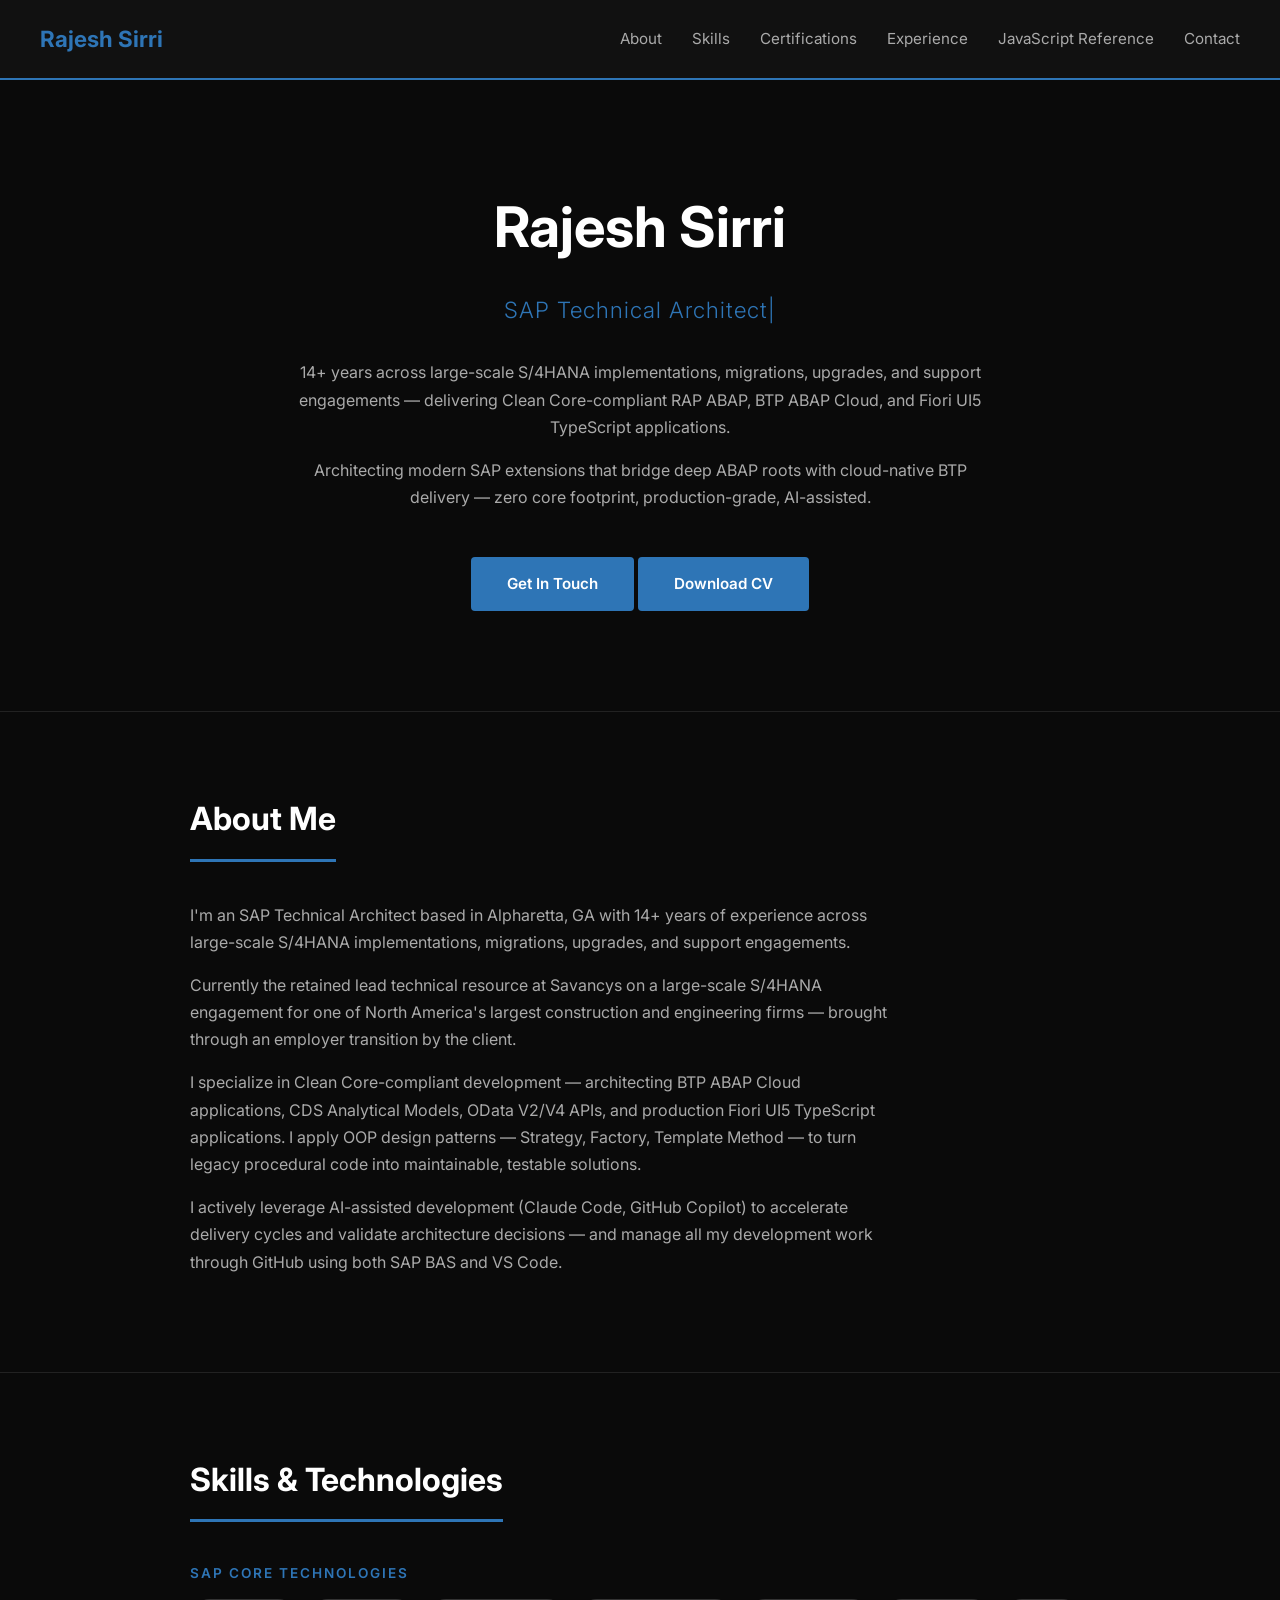
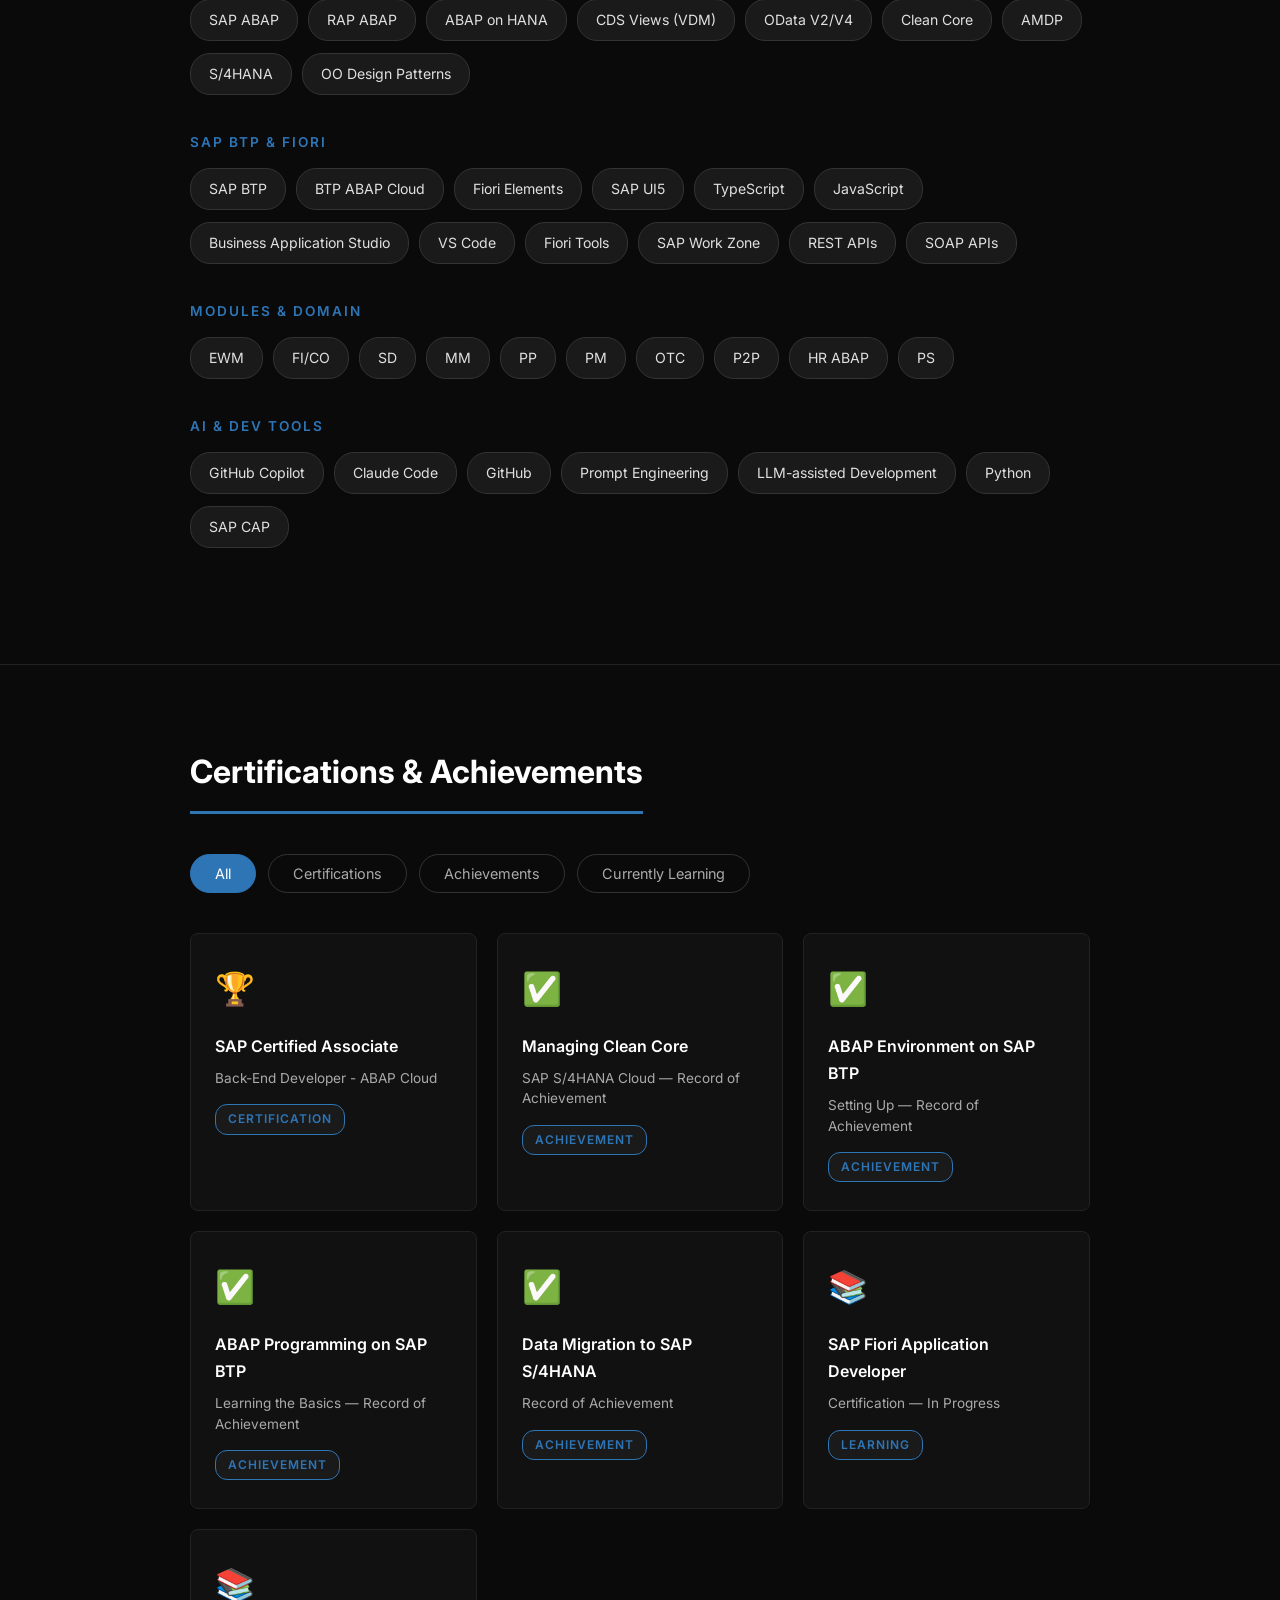
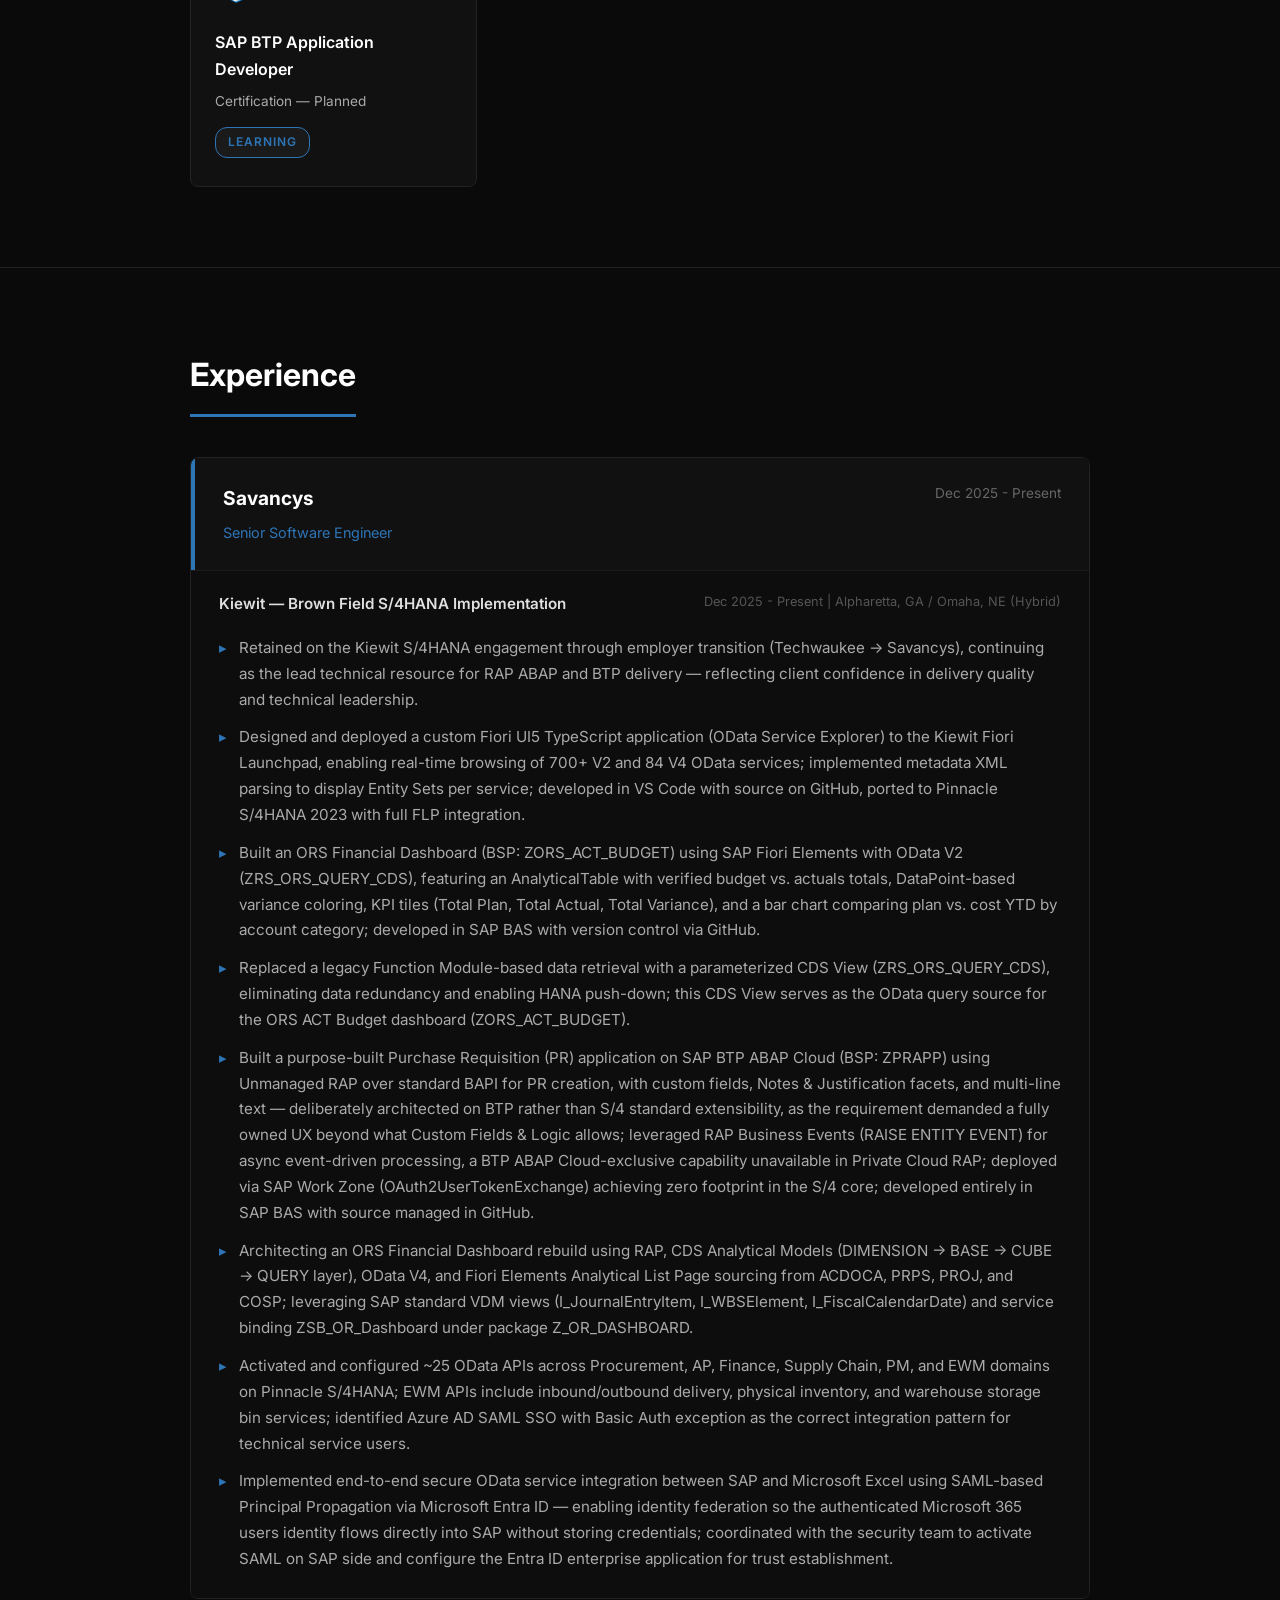
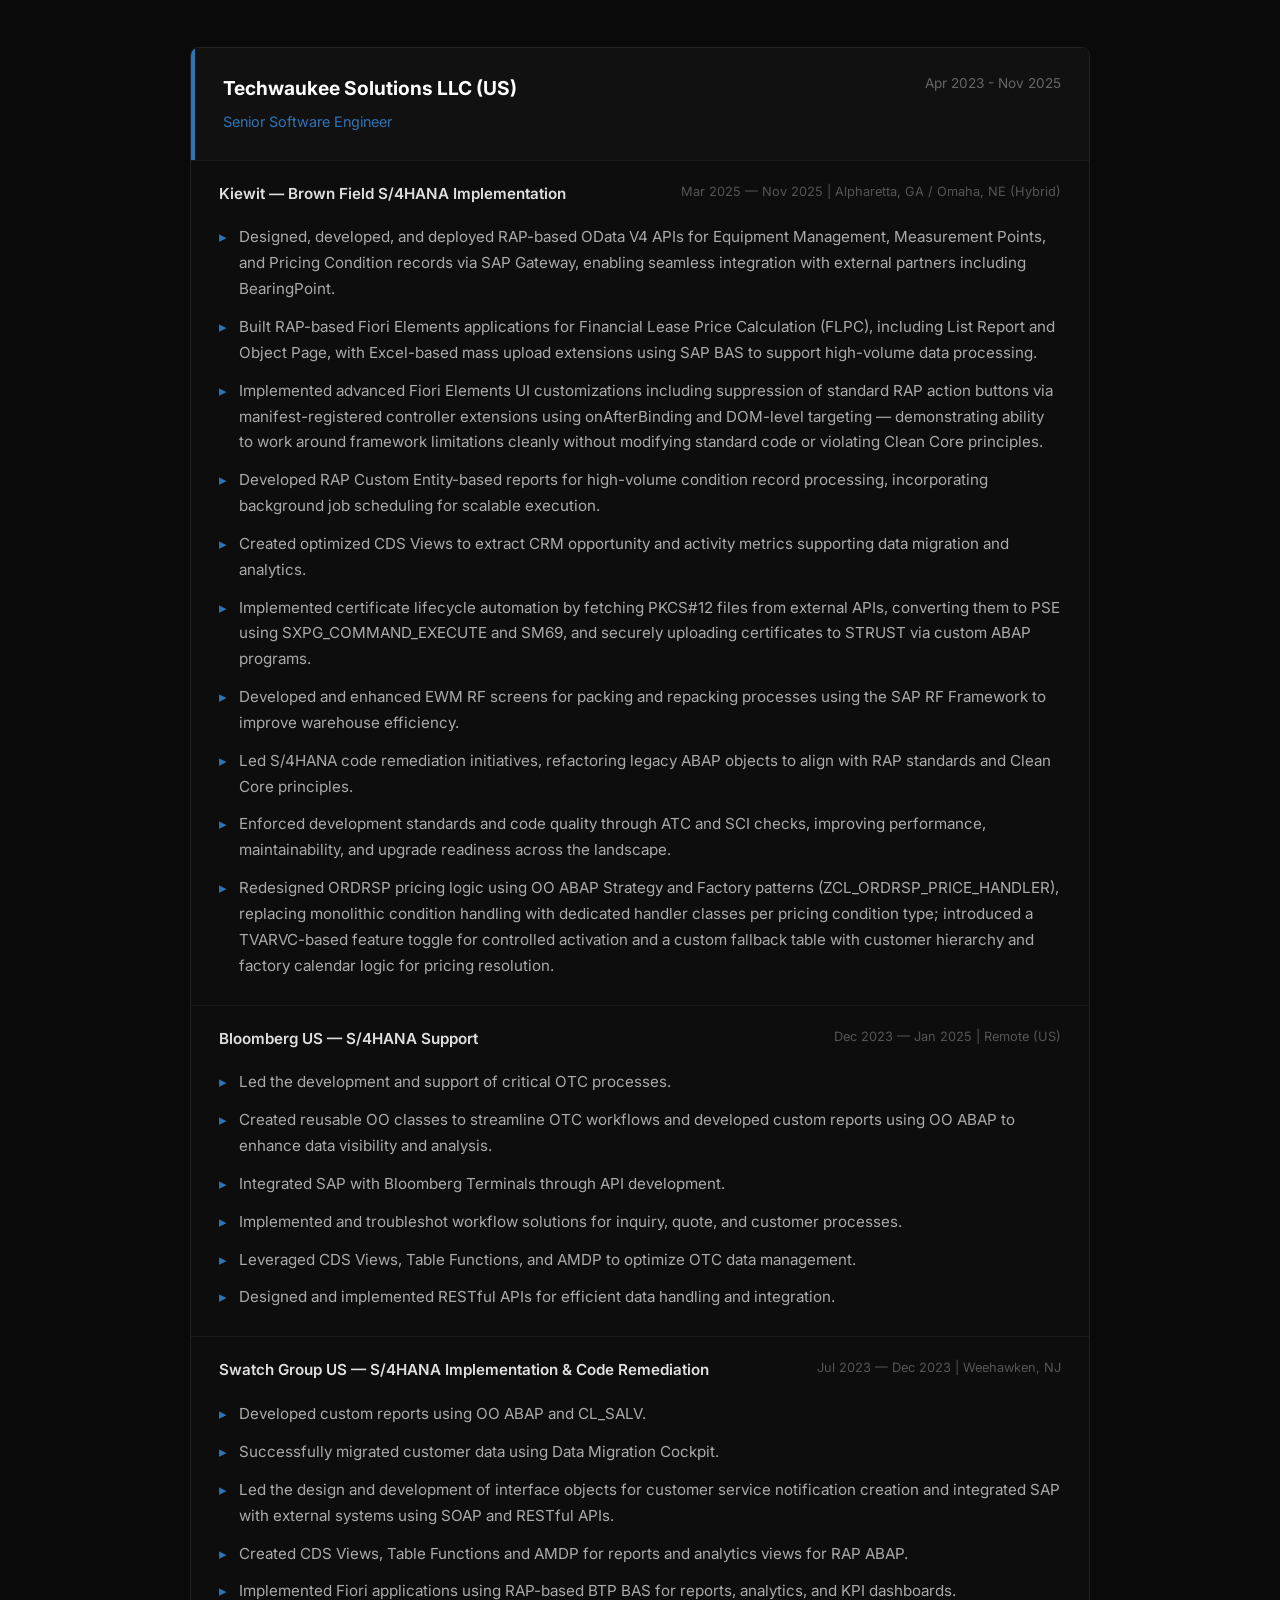
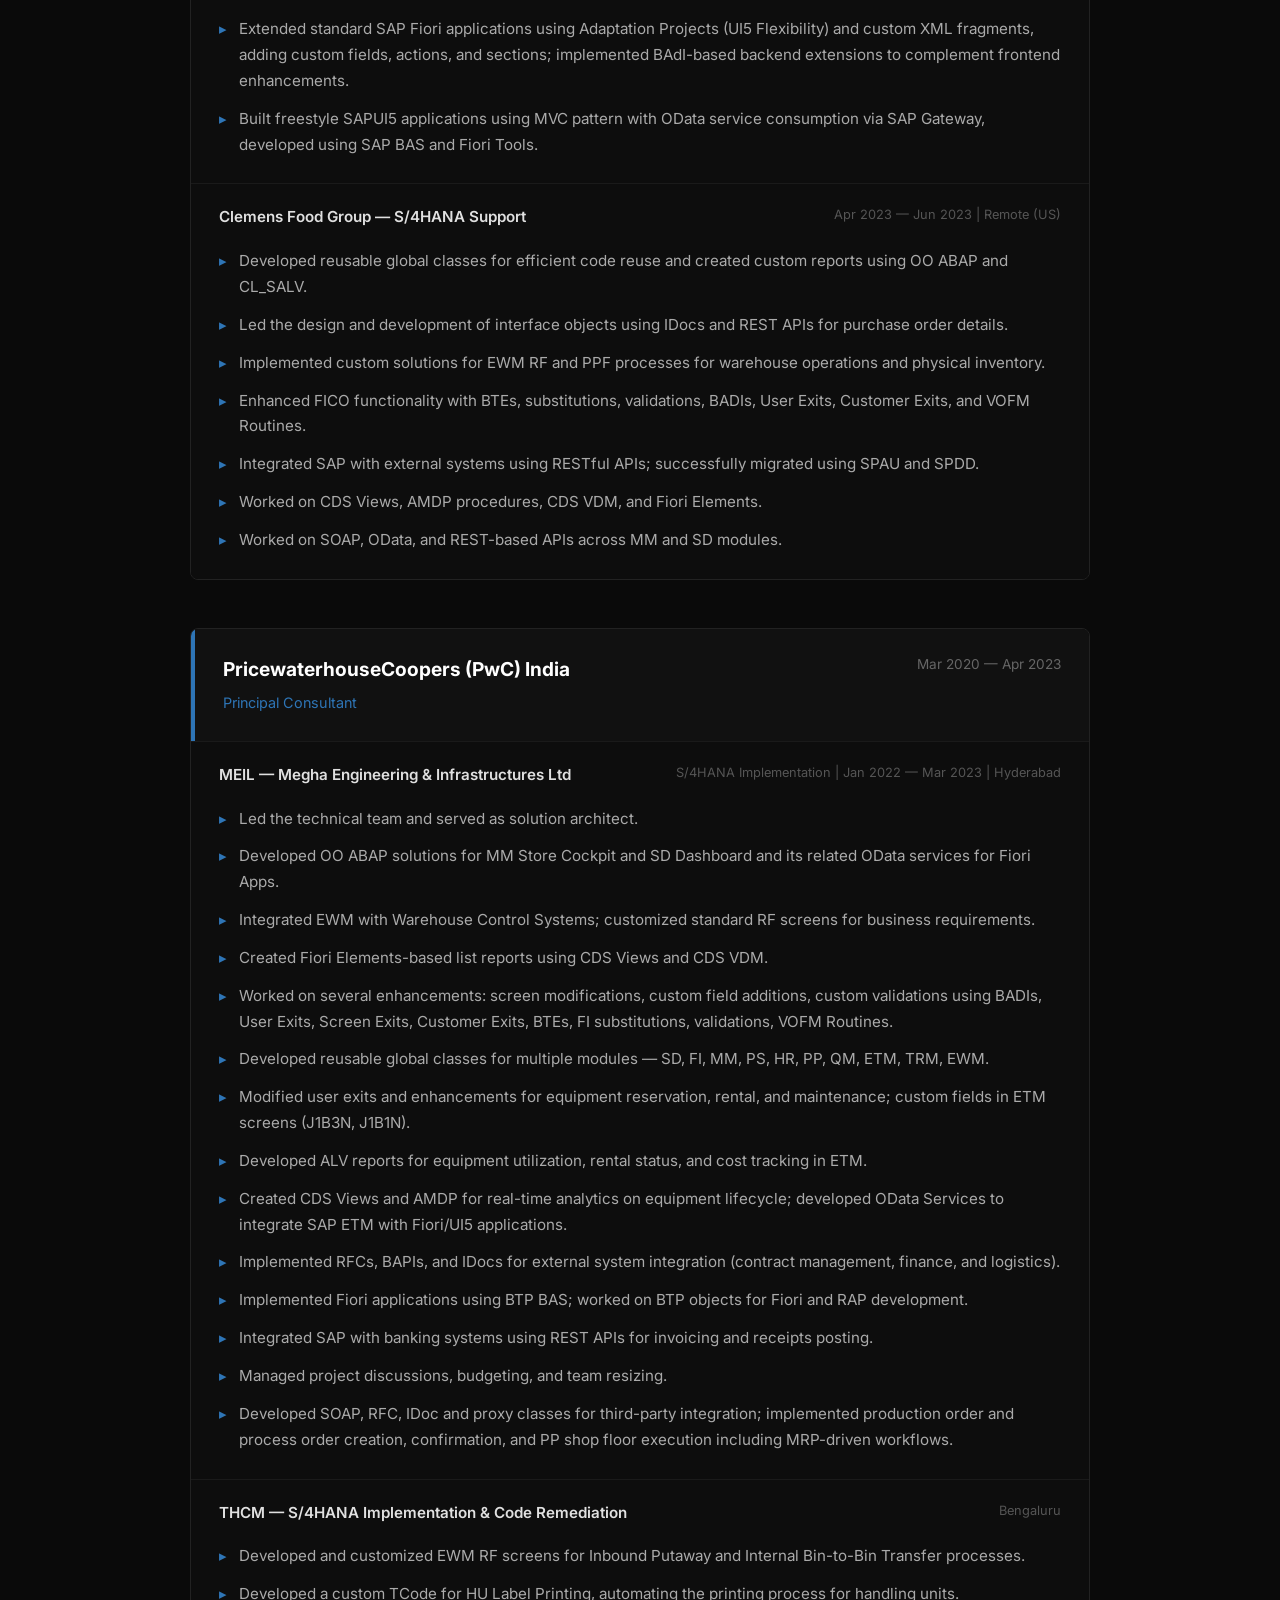
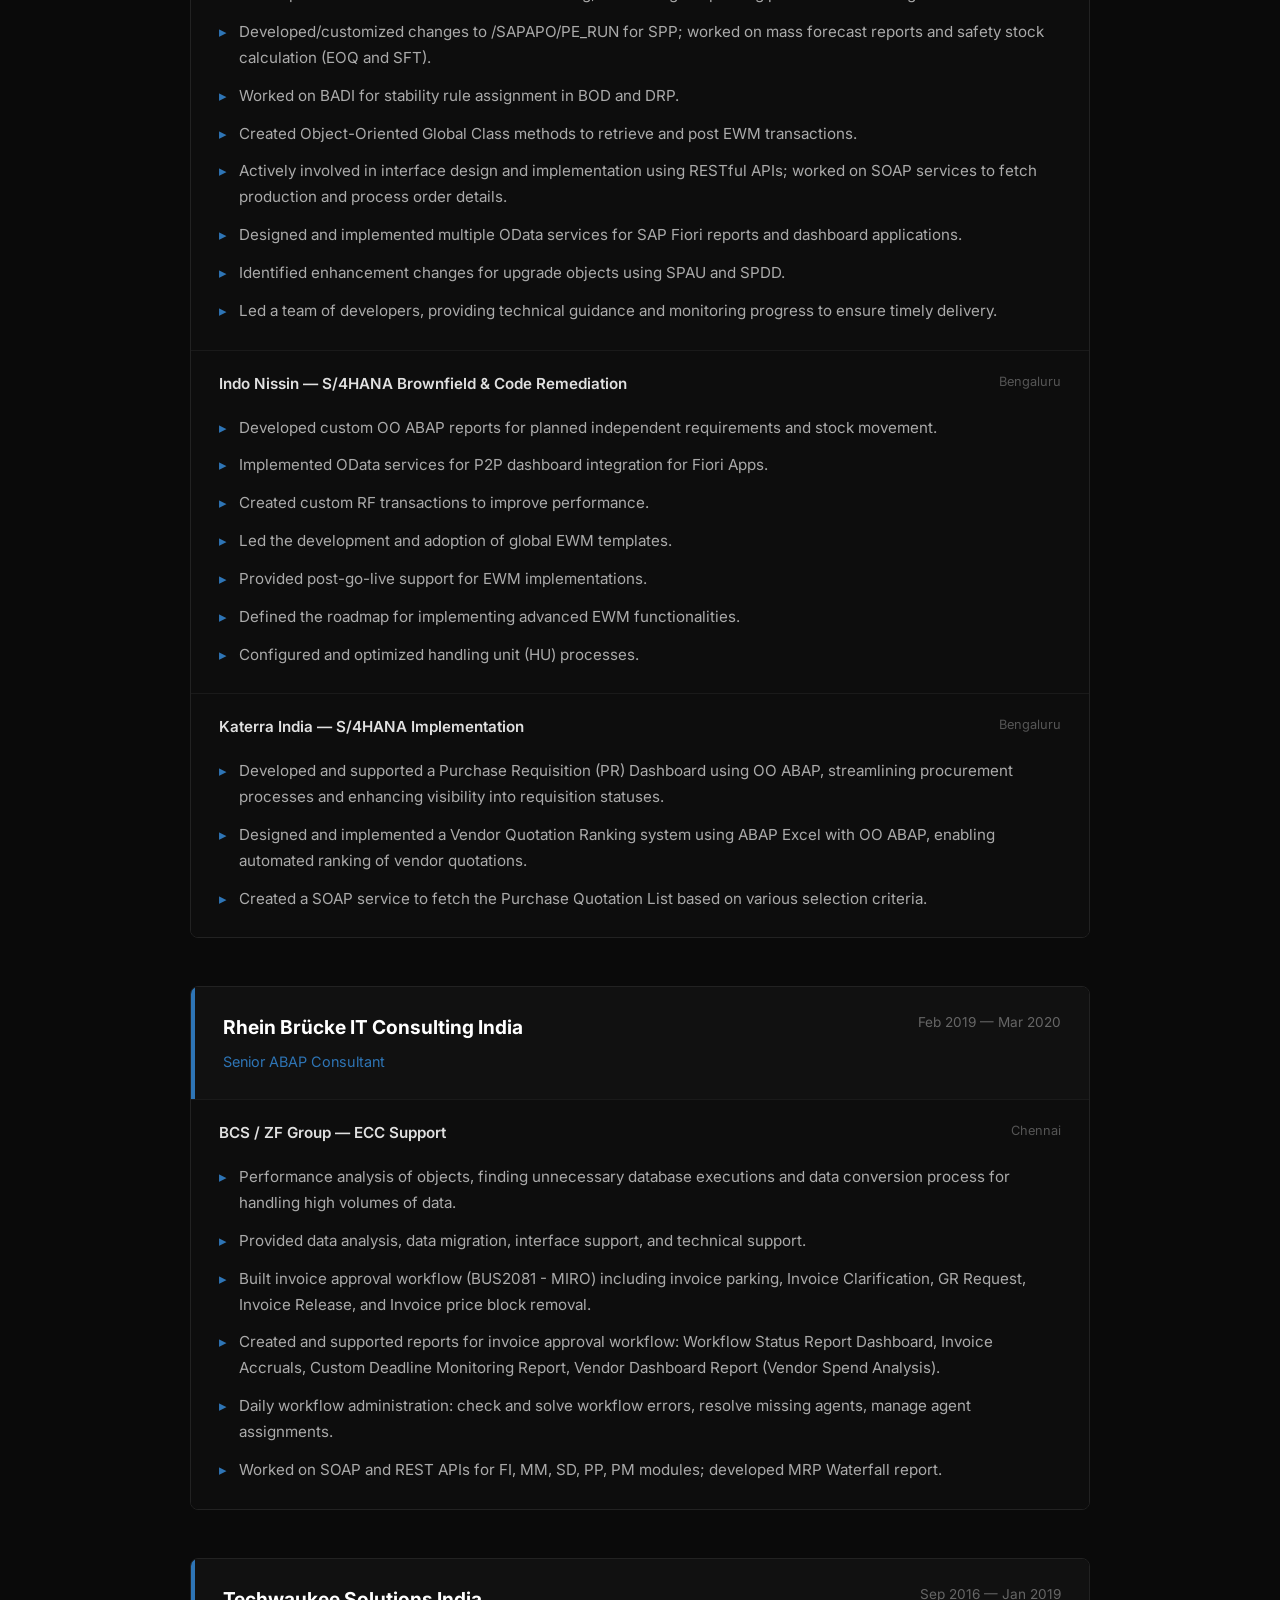
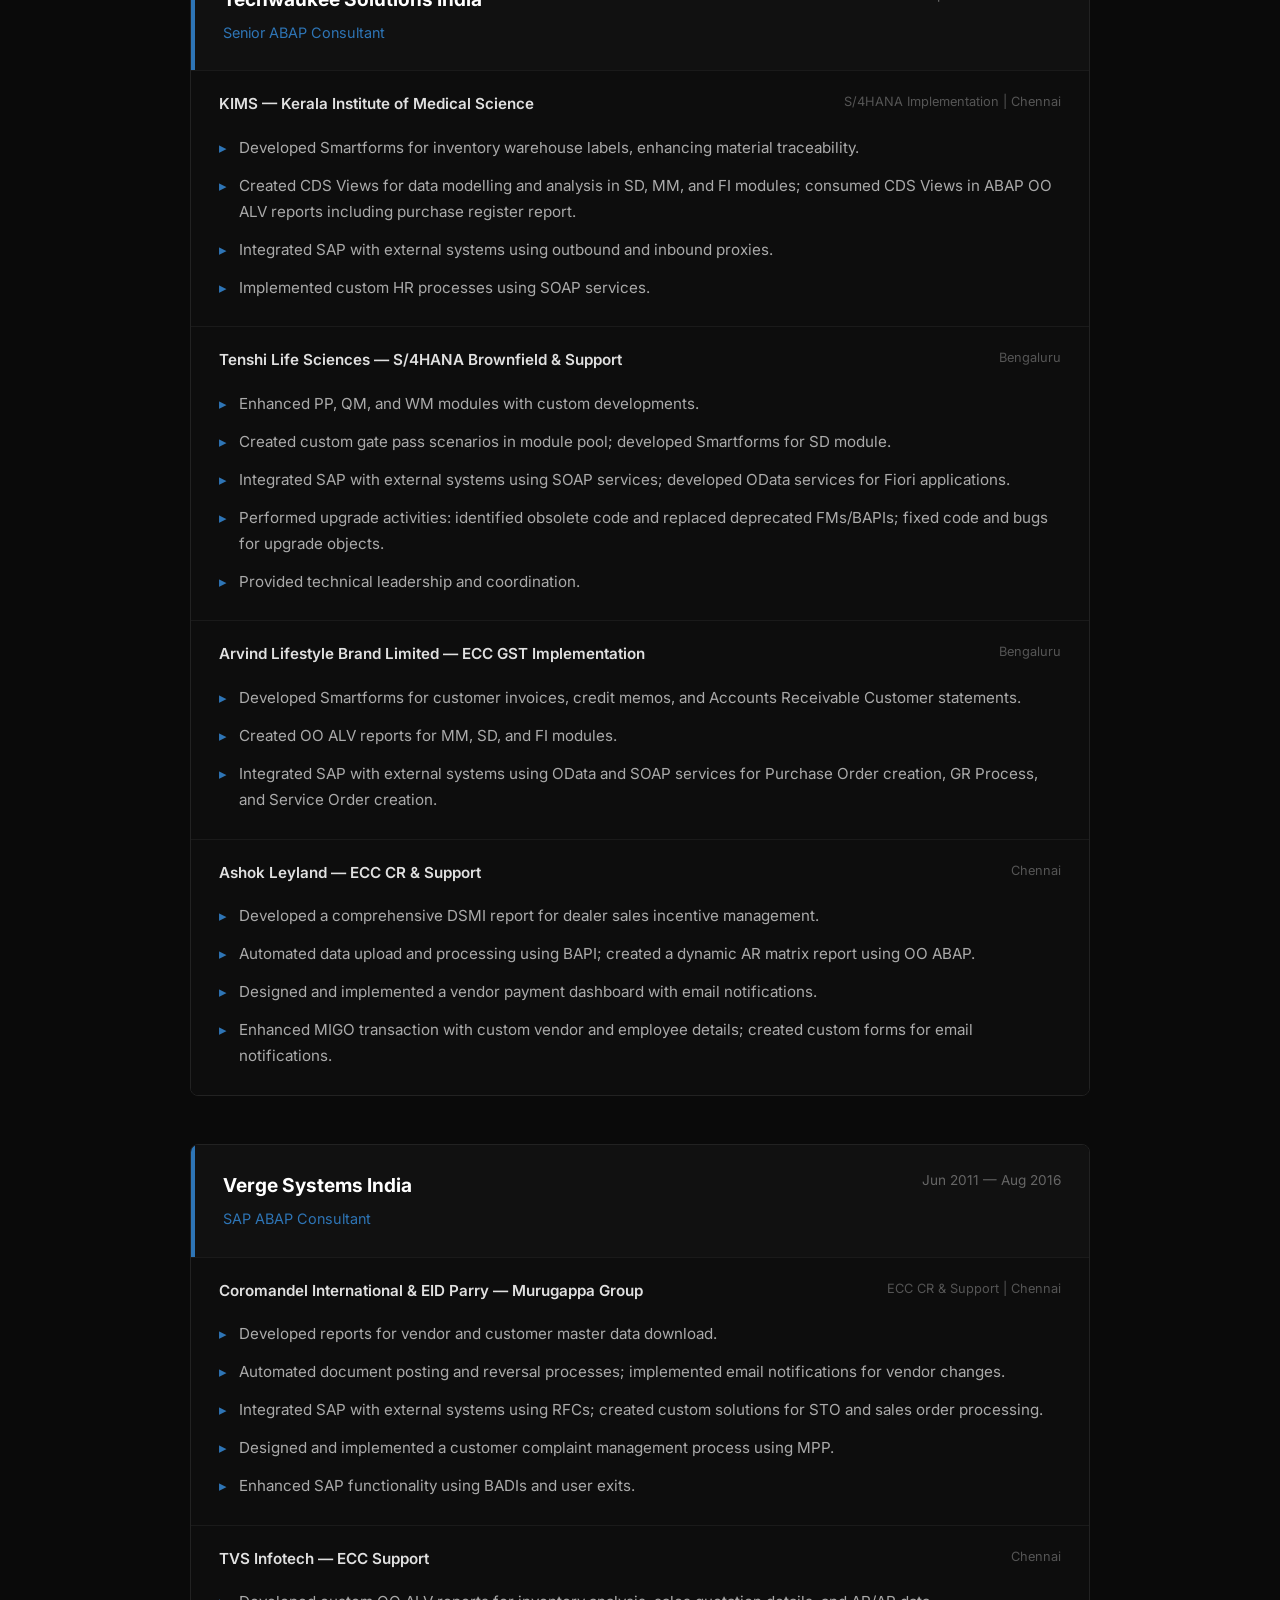
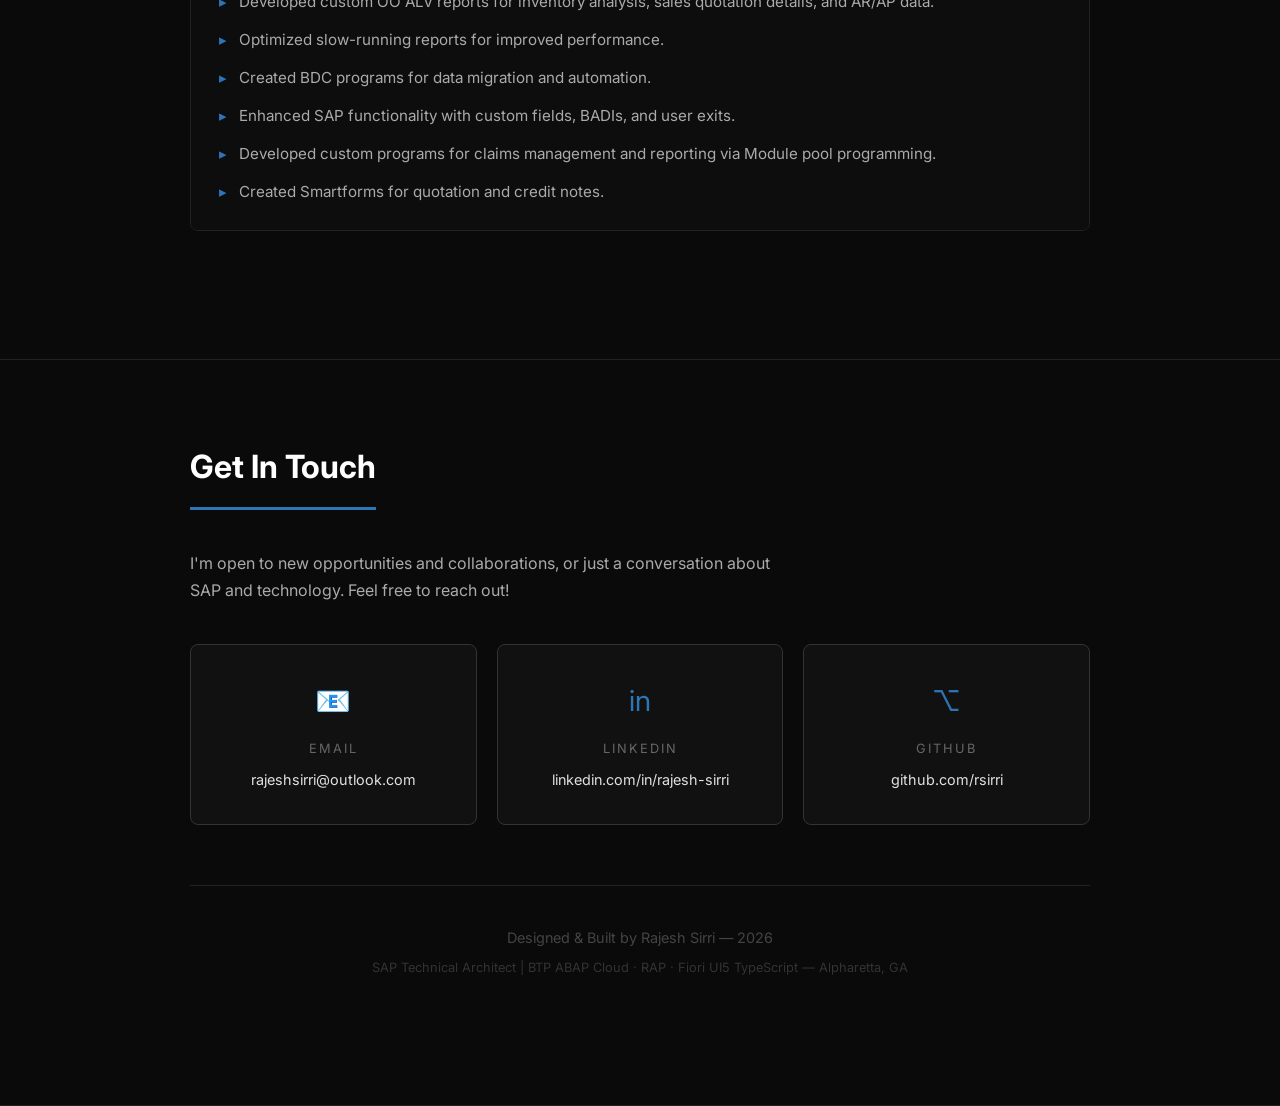
<file: index.html>
<!DOCTYPE html>
<html>
    <head>
        <title>Rajesh Sirri</title>
        <link rel="stylesheet" href="style.css">
    </head>
    <body>

        <!-- Navigation -->
        <nav>
            <h2>Rajesh Sirri</h2>
            <ul class="nav-links" id="nav-links" >
                <li><a href="#about">About</a></li>
                <li><a href="#skills">Skills</a></li>
                <li><a href="#certifications">Certifications</a></li>
                <li><a href="#experience">Experience</a></li>
                <li><a href="js-reference.html" class="nav-link" target="_blank">JavaScript Reference</a></li>
                <li><a href="#contact">Contact</a></li>
            </ul>
            <button class="hamburger" id="hamburger">
                <span></span>
                <span></span>
                <span></span>
            </button>
        </nav>

        <!-- Hero Section -->
        <div class="hero">
            <h1>Rajesh Sirri</h1>
            <h2 id="typing-text"></h2>
            <p>14+ years across large-scale S/4HANA implementations, migrations, upgrades, and support engagements — delivering Clean Core-compliant RAP ABAP, BTP ABAP Cloud, and Fiori UI5 TypeScript applications.</p>
            <p>Architecting modern SAP extensions that bridge deep ABAP roots with cloud-native BTP delivery — zero core footprint, production-grade, AI-assisted.</p>
            <a href="#contact" class="btn">Get In Touch</a>
            <a href="Rajesh_Sirri_CV.pdf" download class="btn bt-outline">Download CV</a>
        </div> 

        <!-- About Section -->
        <div class="section reveal" id="about">
            <div class="container">
                <h2 class="section-title">About Me</h2>
                <div class="about-content">
                    <div class="about-text">
                        <p>I'm an SAP Technical Architect based in Alpharetta, GA with 14+ years of experience across large-scale S/4HANA implementations, migrations, upgrades, and support engagements.</p>
                        <p>Currently the retained lead technical resource at Savancys on a large-scale S/4HANA engagement for one of North America's largest construction and engineering firms — brought through an employer transition by the client.</p>
                        <p>I specialize in Clean Core-compliant development — architecting BTP ABAP Cloud applications, CDS Analytical Models, OData V2/V4 APIs, and production Fiori UI5 TypeScript applications. I apply OOP design patterns — Strategy, Factory, Template Method — to turn legacy procedural code into maintainable, testable solutions.</p>
                        <p>I actively leverage AI-assisted development (Claude Code, GitHub Copilot) to accelerate delivery cycles and validate architecture decisions — and manage all my development work through GitHub using both SAP BAS and VS Code.</p>
                    </div>
                </div>
            </div>
        </div>

        <!-- Skills Section -->
        <div class="section reveal" id="skills">
            <div class="container">
                <h2 class="section-title">Skills & Technologies</h2>

                <div class="skills-group">
                    <h3 class ="skills-category">SAP Core Technologies</h3>
                    <div class="skills-tags">
                        <span class="tag">SAP ABAP</span>
                        <span class="tag">RAP ABAP</span>
                        <span class="tag">ABAP on HANA</span>
                        <span class="tag">CDS Views (VDM)</span>
                        <span class="tag">OData V2/V4</span>
                        <span class="tag">Clean Core</span>
                        <span class="tag">AMDP</span>
                        <span class="tag">S/4HANA</span>
                        <span class="tag">OO Design Patterns</span>
                    </div>
                </div>

                <div class="skills-group">
                    <h3 class="skills-category">SAP BTP & Fiori</h3>
                    <div class="skills-tags">
                        <span class="tag">SAP BTP</span>
                        <span class="tag">BTP ABAP Cloud</span>
                        <span class="tag">Fiori Elements</span>
                        <span class="tag">SAP UI5</span>
                        <span class="tag">TypeScript</span>
                        <span class="tag">JavaScript</span>
                        <span class="tag">Business Application Studio</span>
                        <span class="tag">VS Code</span>
                        <span class="tag">Fiori Tools</span>
                        <span class="tag">SAP Work Zone</span>
                        <span class="tag">REST APIs</span>
                        <span class="tag">SOAP APIs</span>
                    </div>
                </div>

                <div class="skills-group">
                    <h3 class="skills-category">Modules & Domain</h3>
                    <div class="skills-tags">
                        <span class="tag">EWM</span>
                        <span class="tag">FI/CO</span>
                        <span class="tag">SD</span>
                        <span class="tag">MM</span>
                        <span class="tag">PP</span>
                        <span class="tag">PM</span>
                        <span class="tag">OTC</span>
                        <span class="tag">P2P</span>
                        <span class="tag">HR ABAP</span>
                        <span class="tag">PS</span>
                    </div>
                </div>

                <div class="skills-group">
                    <h3 class="skills-category">AI & Dev Tools</h3>
                    <div class="skills-tags">
                        <span class="tag">GitHub Copilot</span>
                        <span class="tag">Claude Code</span>
                        <span class="tag">GitHub</span>
                        <span class="tag">Prompt Engineering</span>
                        <span class="tag">LLM-assisted Development</span>
                        <span class="tag">Python</span>
                        <span class="tag">SAP CAP</span>
                    </div>
                </div>

            </div>
        </div>

        <!-- Certification Section -->
        <div class="section reveal" id="certifications">
            <div class="container">
                <h2 class="section-title">Certifications & Achievements</h2>

                <!-- Filter Buttons -->
                <div class="filter-buttons">
                    <button class="filter-btn active" onclick="filterCards('all', this)">All</button>
                    <button class="filter-btn" onclick="filterCards('certifications', this)">Certifications</button>
                    <button class="filter-btn" onclick="filterCards('achievements', this)">Achievements</button>
                    <button class="filter-btn" onclick="filterCards('learning', this)">Currently Learning</button>
                </div>

                <!-- Cards Grid -->
                <div class="cert-grid" id="cert-grid">

                </div>

            </div>
        </div>

        <!-- Experience Section -->
        <div class="section reveal" id="experience">
            <div class="container">
                <h2 class="section-title">Experience</h2>
                <div id="experience-container">
                    
                </div>
            </div>
        </div>

        <!-- Contact Section -->
        <div class="section reveal" id="contact">
            <div class="container">
                <h2 class="section-title">Get In Touch</h2>
                <p class="contact-intro">I'm open to new opportunities and collaborations, or just a conversation about SAP and technology. Feel free to reach out!</p>

                <div class="contact-cards">
                    <a href="mailto:rajeshsirri@outlook.com" class="contact-card">
                        <span class="contact-icon">📧</span>
                        <span class="contact-label">Email</span>
                        <span class="contact-value">rajeshsirri@outlook.com</span>
                    </a>
                    
                    <a href="https://www.linkedin.com/in/rajesh-sirri" target="_blank" class="contact-card">
                        <span class="contact-icon">in</span>
                        <span class="contact-label">LinkedIn</span>
                        <span class="contact-value">linkedin.com/in/rajesh-sirri</span>
                    </a>

                    <a href="https://github.com/rsirri" target="_blank" class="contact-card">
                        <span class="contact-icon">⌥</span>
                        <span class="contact-label">GitHub</span>
                        <span class="contact-value">github.com/rsirri</span>
                    </a>
                </div>

                <!-- Footer -->
                <footer>
                    <p>Designed & Built by Rajesh Sirri — 2026</p>
                    <p class="footer-sub">SAP Technical Architect | BTP ABAP Cloud · RAP · Fiori UI5 TypeScript — Alpharetta, GA</p>
                </footer>

            </div>
        </div>

        <script src="script.js"></script>
    </body>
</html>
</file>
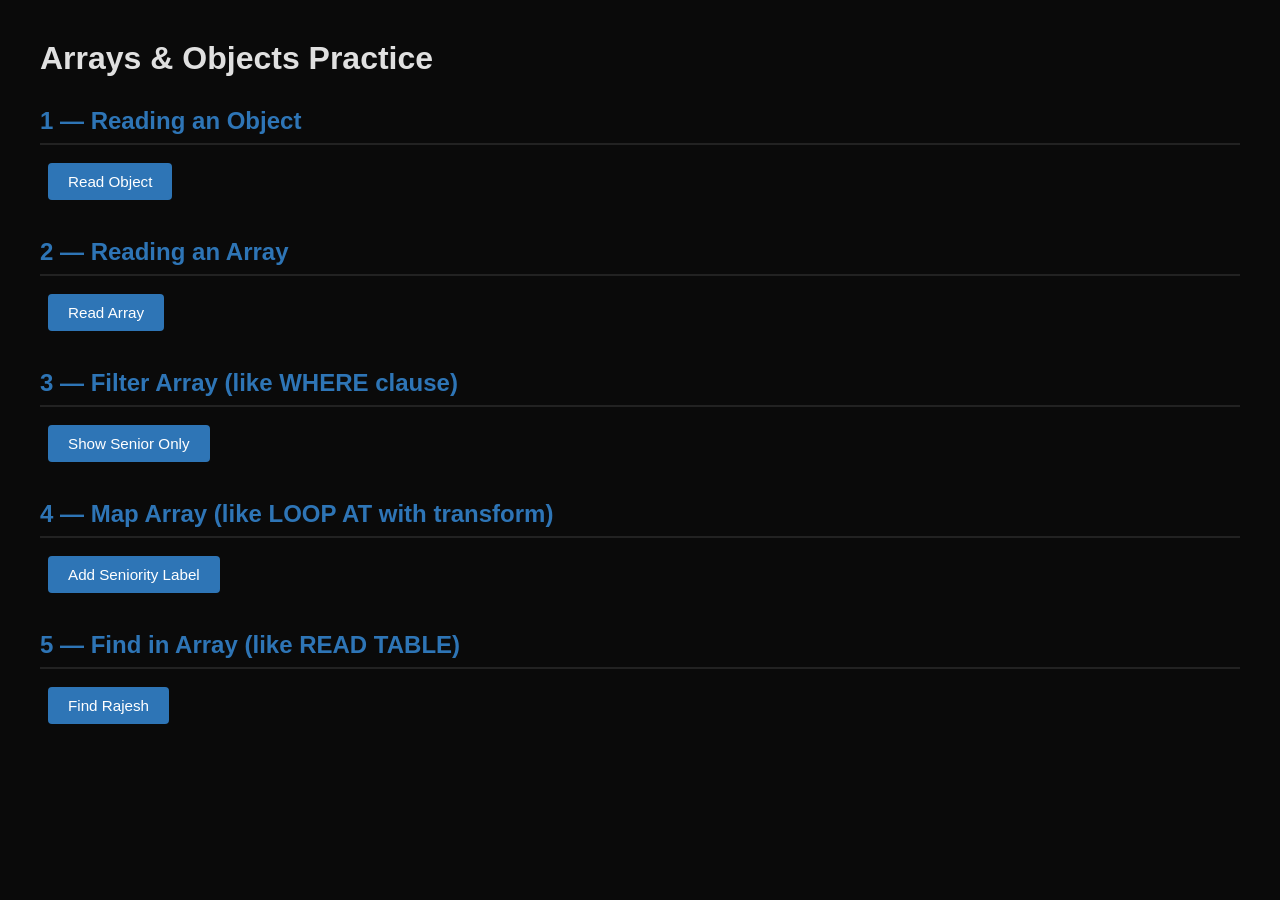
<file: arrays-objects.html>
<!DOCTYPE html>
<html>
    <head>
        <title>Arrays and Objects</title>
        <style>
            body {
                font-family: Arial, sans-serif;
                margin: 40px;
                background-color: #0a0a0a;
                color: #e0e0e0;
            }
            .card {
                background: #111;
                border: 1ps solid #333;
                border-left: 4px solid #2E75B6;
                border-radius: 8px;
                padding: 20px;
                margin: 12px 0;
                transition: all 0.3s;
            } 
            .card h3 { color: #ffffff; margin-bottom: 8px; }
            .card p  { color: #aaaaaa; font-size: 0.9rem; margin: 4px 0; }
            .card span {
                display: inline-block;
                margin-top: 10px;
                padding: 4px 12px;
                background: #1a1a1a;
                border: 1px solid #2E75B6;
                border-radius: 12px;
                color: #2E75B6;
                font-size: 0.8rem;
            }
            button {
                padding: 10px 20px;
                margin: 8px;
                background: #2E75B6;
                color: white;
                border: none;
                border-radius: 4px;
                cursor: pointer;
                font-size: 0.95rem;
            }
            button:hover { background: #1a5a9a; }
            #output { margin-top: 20px; }
            h2 {
                color: #2E75B6;
                margin: 30px 0 10px;
                border-bottom: 2px solid #222;
                padding-bottom: 8px;
            }  
        </style>
    </head>
    <body>

        <h1>Arrays & Objects Practice</h1>

        <h2>1 — Reading an Object</h2>
        <button onclick="readObject()">Read Object</button>
        <div id="object-output"></div>

        <h2>2 — Reading an Array</h2>
        <button onclick="readArray()">Read Array</button>
        <div id="array-output"></div>

        <h2>3 — Filter Array (like WHERE clause)</h2>
        <button onclick="filterArray()">Show Senior Only</button>
        <div id="filter-output"></div>

        <h2>4 — Map Array (like LOOP AT with transform)</h2>
        <button onclick="mapArray()">Add Seniority Label</button>
        <div id="map-output"></div>

        <h2>5 — Find in Array (like READ TABLE)</h2>
        <button onclick="findInArray()">Find Rajesh</button>
        <div id="find-output"></div>

        <script>
            // ================================
            // OUR DATA - Array of Objects
            // Like an internal table of structures
            // ================================
            const developers = [
                { name: 'Rajesh',  role: 'SAP Developer',   years: 14, level: 'senior' },
                { name: 'John',    role: 'Fiori Developer',  years: 4,  level: 'junior' },
                { name: 'Priya',   role: 'BTP Architect',    years: 10, level: 'senior' },
                { name: 'Kumar',   role: 'ABAP Consultant',  years: 2,  level: 'junior' },
                { name: 'Sarah',   role: 'CAP Developer',    years: 7,  level: 'senior' }
            ];

            // Helper function to display cards
            // We'll use this in every example below
            function displayCards(data, containerId) {
                const container = document.querySelector('#' + containerId);
                container.innerHTML = ''; // Clear previous output

                data.forEach(dev => {
                    container.innerHTML += `
                        <div class="card">
                            <h3>${dev.name}</h3>
                            <p>Role: ${dev.role}</p>
                            <p>Experience: ${dev.years} years</p>
                            <span>${dev.level}</span>
                        </div>
                    `;
                });
            }

            // ================================
            // 1 — Reading a single Object
            // Like reading fields of a structure
            // ================================
            function readObject() {
                const developer = developers[0]; // First item = index 0

                document.querySelector('#object-output').innerHTML = `
                    <div class="card">
                        <h3>${developer.name}</h3>
                        <p>Role: ${developer.role}</p>
                        <p>Experience: ${developer.years} years</p>
                        <span>${developer.level}</span>
                    </div>
                `;
            }

            // ================================
            // 2 — Reading entire Array
            // Like LOOP AT lt_developers INTO ls_developer
            // ================================
            function readArray() {
                displayCards(developers, 'array-output');
            }

            // ================================
            // 3 — Filter Array
            // Like: SELECT * WHERE level = 'senior'
            // or:   LOOP AT lt WHERE level = 'senior'
            // ================================
            function filterArray() {
                const seniors = developers.filter(dev => dev.level === 'senior');
                displayCards(seniors, 'filter-output');
            }

            // ================================
            // 4 — Map Array
            // Like LOOP AT and transforming each row
            // ================================
            function mapArray() {
                const withLabel = developers.map(dev => {
                    return {
                        ...dev, // copy all existing fields
                        role: dev.role + ' ⭐' // add something to role
                    };
                });
                displayCards(withLabel, 'map-output');
            }

            // ================================
            // 5 — Find in Array
            // Like READ TABLE WITH KEY name = 'Rajesh'
            // ================================
            function findInArray() {
                const found = developers.find(dev => dev.name === 'Rajesh');

                document.querySelector('#find-output').innerHTML = `
                    <div class="card">
                        <h3>Found: ${found.name}</h3>
                        <p>Role: ${found.role}</p>
                        <p>Experience: ${found.years} years</p>
                        <span>${found.level}</span>
                    </div>
                `;
            }

        </script>

    </body>
</html>
</file>
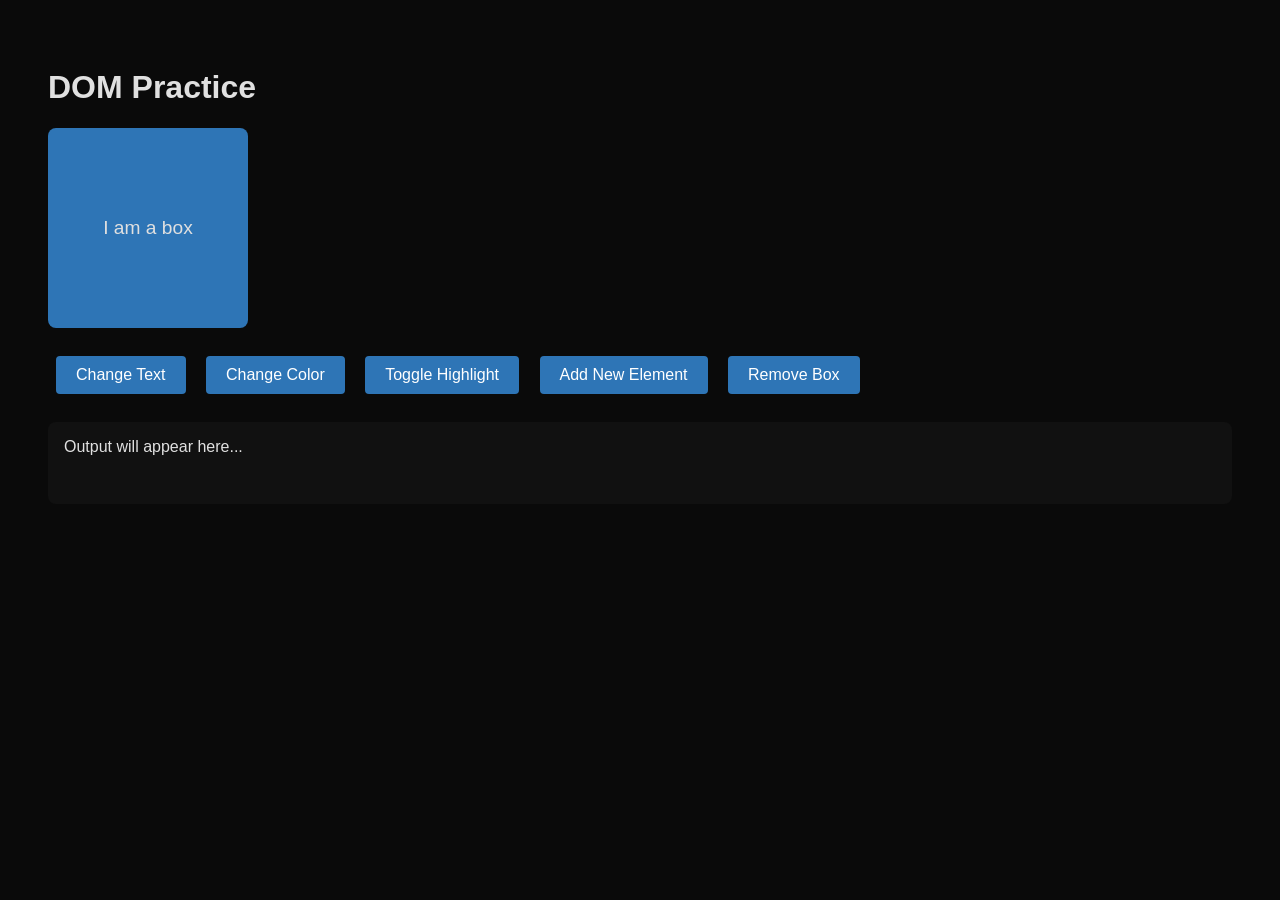
<file: dom-practice.html>
<!DOCTYPE html>
<html>
    <head>
        <title>DOM Practice</title>
        <style>
            body {
                font-family: Arial, Helvetica, sans-serif;
                padding: 40px;
                background: #0a0a0a;
                color: #e0e0e0;
            }
            .box {
                width: 200px;
                height: 200px;
                background-color: #2E75B6;
                display: flex;
                align-items: center;
                justify-content: center;
                font-size: 1.2rem;
                border-radius: 8px;
                margin: 20px 0;
                transition: all 0.3s;
            }
            .highlight {
                background-color: #E74C3C;
                transform: scale(1.1);
            }
            button {
                padding: 10px 20px;
                margin: 8px;
                background: #2E75B6;
                color: white;
                border: none;
                border-radius: 4px;
                cursor: pointer;
                font-size: 1rem;
            }
            button:hover { background: #1a5a9a; }
            #output {
                margin-top: 20px;
                padding: 16px;
                background: #111;
                border-radius: 8px;
                min-height: 50px;
            }
        </style>
    </head>
    <body>

    <h1 id="title">DOM Practice</h1>
    <div class="box" id="myBox">I am a box</div>

    <button onclick="changeText('I am SAP Developer', '#E23C9A')">Change Text</button>
    <button onclick="changeColor()">Change Color</button>
    <button onclick="toggleHighlight()">Toggle Highlight</button>
    <button onclick="addNewElement()">Add New Element</button>
    <button onclick="removeElement()">Remove Box</button>

    <div id="output">Output will appear here...</div>

    <script>
        // 1. FIND and READ
        const box = document.querySelector('#myBox');
        const title = document.querySelector('#title');
        const output = document.querySelector('#output');

        // 2. CHANGE text content
        function changeText(newText, newColor) {
            box.textContent = newText; //'Text Changed!';
            box.style.backgroundColor = newColor; //'#27AE60';
            output.textContent = 'We used: box.textContent = "Text Changed!"';
        }

        // 3. CHANGE styles directly
        function changeColor() {
            box.style.backgroundColor = '#27AE60';
            output.textContent = 'We used: box.style.backgroundColor = "#27AE60"';
        }

        // 4. TOGGLE a class
        function toggleHighlight() {
            box.classList.toggle('highlight');
            output.textContent = 'We used: box.classList.toggle("highlight") — adds if missing, removes if present';
        }

        // 5. CREATE and ADD new element
        function addNewElement() {
            const newBox = document.createElement('div');
            newBox.className = 'box';
            newBox.textContent = 'I am a new box!';
            newBox.style.backgroundColor = '#8E44AD';
            document.body.appendChild(newBox);
            output.textContent = 'We used: createElement → set properties → appendChild';
        }

        // 6. REMOVE an element
        function removeElement() {
            const boxToRemove = document.querySelector('#myBox');
            if (boxToRemove) {
                boxToRemove.remove();
                output.textContent = 'We used: element.remove() — box is gone from the DOM';
            } else {
                output.textContent = 'Box already removed!';
            }
        }
    </script>

    </body>
</html>
</file>
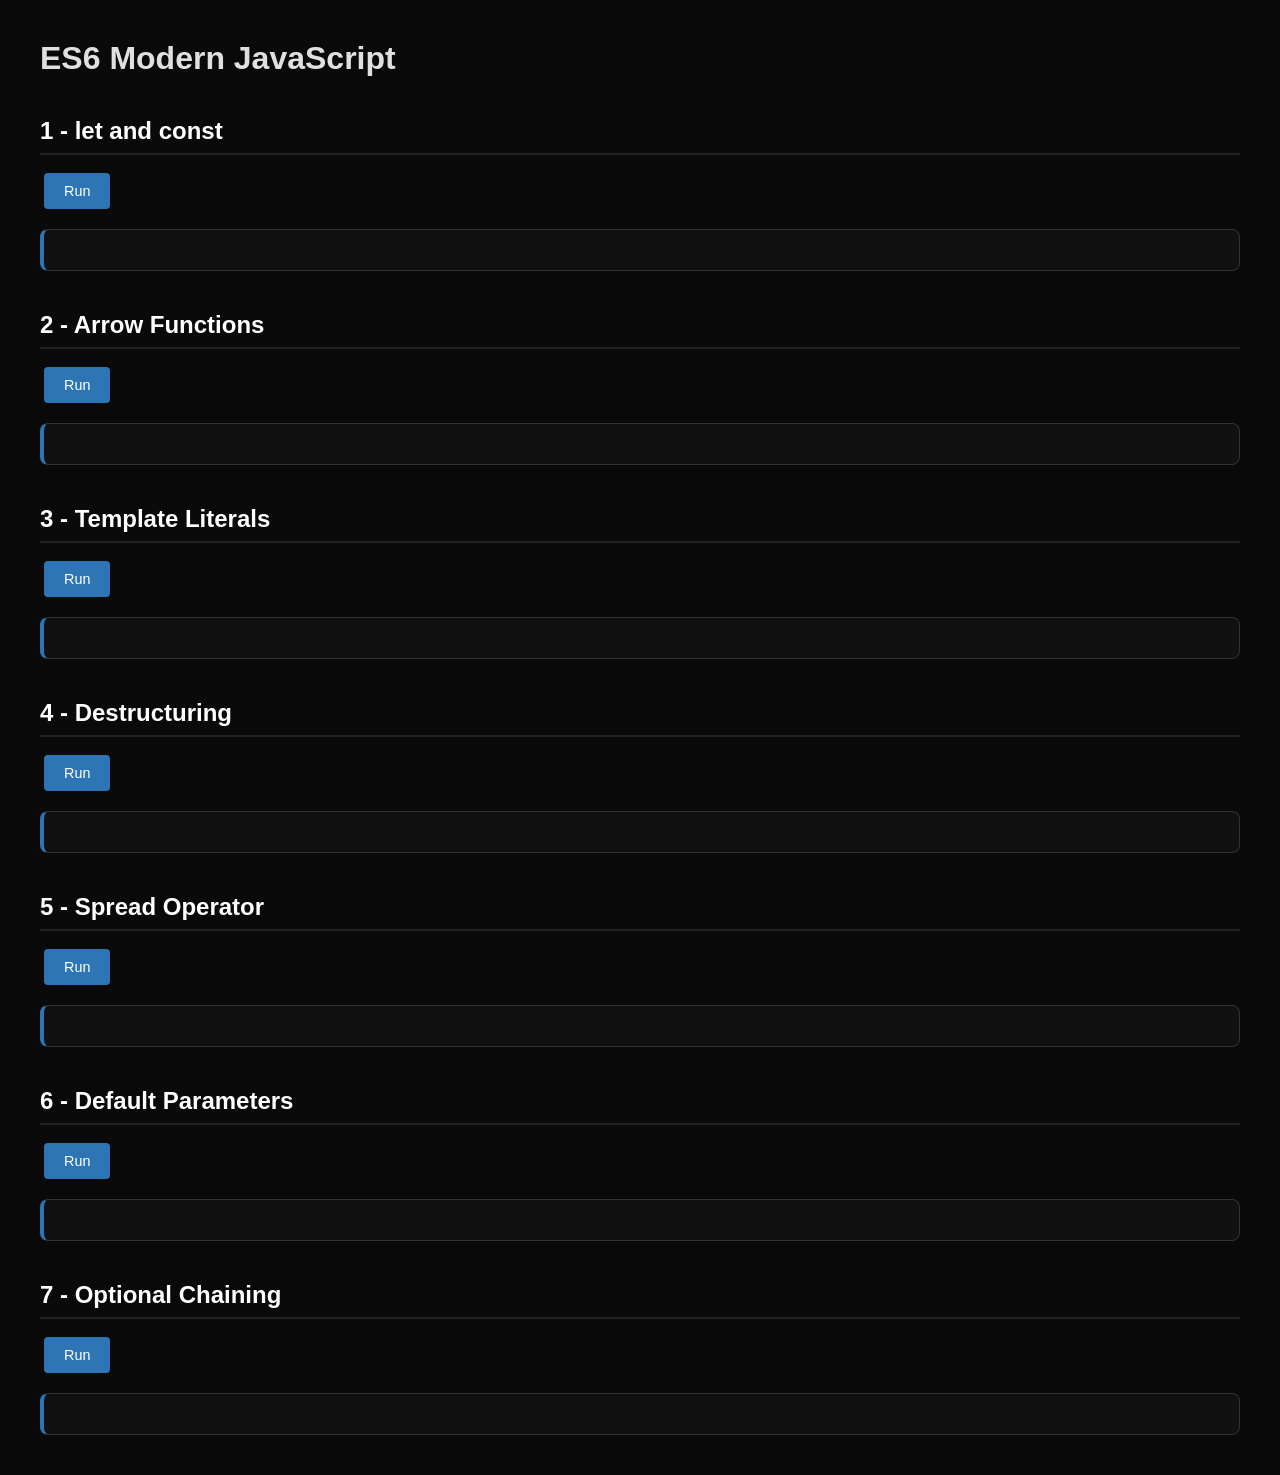
<file: es6-practice.html>
<!DOCTYPE html>
<html>
    <head>
        <title>ES6 Practice</title>
        <style>
            body {
                font-family: Arial, sans-serif;
                margin: 40px;
                background-color: #0a0a0a;
                color: #e0e0e0;
            }
            .box {
                background: #111;
                border: 1px solid #333;
                border-left: 4px solid #2E75B6;
                border-radius: 8px;
                padding: 20px;
                margin: 12px 0;
            }
            .box h3 { color: #ffffff; margin-bottom: 10px; }
            .box p  { color: #aaaaaa; font-size: 0.95rem; margin: 4px 0; }
            .box code {
                        background: #1a1a1a;
                        padding: 2px 8px;
                        border-radius: 4px;
                        color: #2E75B6;
                        font-size: 0.9rem;
                    }
            button {
                        padding: 10px 20px;
                        margin: 8px 4px;
                        background: #2E75B6;
                        color: white;
                        border: none;
                        border-radius: 4px;
                        cursor: pointer;
                        font-size: 0.9rem;
                }
            button:hover { background: #1a5a9a; }
            h2 {
                color: #ffffff;
                margin: 40px 0 10px;
                padding-bottom: 8px;
                border-bottom: 2px solid #222;
            }
            #output {
                background: #111;
                border: 1px solid #333;
                border-radius: 8px;
                padding: 20px;
                margin-top: 12px;
                min-height: 60px;
                color: #aaaaaa;
            }            
        </style>
    </head>
    <body> 
        <h1>ES6 Modern JavaScript</h1>

        <!-- 11. let and const -->
         <h2>1 - let and const</h2>
         <button onclick="showLetConst()">Run</button>
         <div id="output-1" class="box"></div>

        <!-- 2. Arrow Functions -->
         <h2>2 - Arrow Functions</h2>
         <button onClick="showArrowFunctions()">Run</button>
         <div id="output-2" class="box"></div>

        <!-- 3. Template Literals -->
        <h2>3 - Template Literals</h2>
        <button onClick="showTemplateLiterals()">Run</button>
        <div id="output-3" class="box"></div>   

        <!-- Destructuring -->
         <h2>4 - Destructuring</h2>
         <button onClick="showDestructuring()">Run</button>
         <div id="output-4" class="box"></div>

        <!-- Spread Operator -->
         <h2>5 - Spread Operator</h2>   
         <button onClick="showSpread()">Run</button> 
         <div id="output-5" class="box"></div>

         <!-- Default Parameters -->
         <h2>6 - Default Parameters</h2>
         <button onClick="showDefaultParams()">Run</button>
         <div id="output-6" class="box"></div>

        <!-- Optional Chaining -->
         <h2>7 - Optional Chaining</h2>
         <button onClick="showOptionalChaining()">Run</button>
         <div id="output-7" class="box"></div>

        <script>

            // ================================
            // 1 - let and const
            // ================================
            function showLetConst() {
                // const - value never changes (like a constant in ABAP)
                const name = 'Rajesh';
                // name = 'John'; // This would cause an error!

                // let - value can change (like a variable in ABAP)
                let score = 10;
                score = 20; // This is fine!

                // var - old way, has function scope and can be re-declared (not recommended)
                // var has confusing scope rules, so we avoid it in modern JS
                // always use const by default, and let if you need to reassign

                document.querySelector('#output-1').innerHTML = `
                    <h3>let and const</h3>
                    <p><code>const name = 'Rajesh';</code> - name is a constant and cannot be changed.</p>
                    <p><code>let score = 10 → 20;</code> - score is a variable and can be updated/reassigned.</p>
                    <p>Rule: use <code>const</code> by default, and <code>let</code> if you need to reassign.</p>
                    <p>Never use <code>var</code> in modern JavaScript!</p>
                `;
            }

            // ================================
            // 2 - Arrow Functions
            // ================================
            function showArrowFunctions() {
                
                // Old way - regular function
                function addOld(a, b) {
                    return a + b;
                }

                // New way(ES6) - arrow function
                const addNew = (a, b) => a + b;

                // Arrow Function with one parameter - no brackets needed
                const double = n => n * 2;

                // Arrow Function with multiple lines - needs curly braces and return statement
                const describe = (name, years) => {
                    const level = years > 10 ? 'senior' : 'junior';
                    return `${name} is a ${level} developer with ${years} years of experience.`;
                }

                document.querySelector('#output-2').innerHTML = `
                    <h3>Arrow Functions</h3>
                    <p>Old: <code>function add(a,b) { return a+b }</code></p>
                    <p>New: <code>const add = (a,b) => a+b</code></p>
                    <p>addOld(5, 3) = ${addOld(5, 3)}</p>
                    <p>addNew(5, 3) = ${addNew(5, 3)}</p>
                    <p>double(7) = ${double(7)}</p>
                    <p>describe('Rajesh', 14) = ${describe('Rajesh', 14)}</p>
                `;

            }

            // ================================
            // 3 - Template Literals
            // ================================
            function showTemplateLiterals() {
                const name = 'Rajesh';
                const role = 'SAP Developer';
                const years = 14;

                // Old way - string concatenation
                const oldWay = 'Hello ' + name + ', you are a ' + role + ' with ' + years + ' years of experience.';

                // New way(ES6 way) - template literals
                const newWay = `Hello ${name}, you are a ${role} with ${years} years of experience.`;

                // Can also do expressions inside ${}
                const withExpression = `Experience level: ${years > 10 ? 'Senior' : 'Junior'}`;

                document.querySelector('#output-3').innerHTML = `
                    <h3>Template Literals</h3>
                    <p>Old: <code>'Hello ' + name + ', you are a ' + role</code></p>
                    <p>New: <code>\`Hello \${name}, you are a \${role}\`</code></p>
                    <p>${oldWay}</p>
                    <p>${newWay}</p>
                    <p>${withExpression}</p>
                `;
            }

            // ================================
            // 4 - Destructuring
            // ================================
            function showDestructuring() {

                const developer = {
                    name: 'Rajesh',
                    role: 'SAP Developer',
                    years: 14,
                    location: 'Alpharetta, GA'
                };

                // Old way - access properties one by one
                const nameOld = developer.name;
                const roleOld = developer.role;
                const yearsOld = developer.years;
                const locationOld = developer.location;

                // New way(ES6) - destructuring - extract multiple fields in one line
                const { name, role, years, location } = developer;

                // Array destructuring - can also do this with arrays
                const colors = ['red', 'green', 'blue'];
                const [first, second, third] = colors;

                // Destructuring is great for pulling out specific fields from objects or arrays without having to access them one by one
                // Destructuring with renaming - you can also rename variables while destructuring
                const { name: devName, role: devRole } = developer;

                document.querySelector('#output-4').innerHTML = `
                    <h3>Destructuring</h3>
                    <p>Old: <code>const name = developer.name; const role = developer.role;</code></p>
                    <p>New: <code>const { name, role } = developer;</code></p>
                    <p>Extracted: ${name}, ${role}, ${years} years, ${location}</p>
                    <p>Array destructuring: first=${first}, second=${second}</p>
                    <p>With rename: devName=${devName}, devRole=${devRole}</p>
                `;

            }

            // ================================
            // 5 - Spread Operator
            // ================================
            function showSpread() {

                const dev1 = { name: 'Rajesh', role: 'SAP Developer' };

                // Copy object
                const dev2 = { ...dev1 }; // creates a new object with the same properties as dev1

                // Copy and Override
                const dev3 = { ...dev1, role: 'BTP Architect', years: 14 }; // creates a new object with all properties of dev1 but overrides role and adds years

                // Merger two objects
                const extra = { location: 'Alpharetta, GA', level: 'Senior' };
                const merged = { ...dev1, ...extra }; // combines properties of dev1 and extra into a new object

                // Spread with arrays
                const arr1 = [1, 2, 3];
                const arr2 = [4, 5, 6];
                const combined = [...arr1, ...arr2]; // combines two arrays into one

                document.querySelector('#output-5').innerHTML = `
                        <h3>Spread Operator</h3>
                        <p>Original: ${JSON.stringify(dev1)}</p>
                        <p>Copied: ${JSON.stringify(dev2)}</p>
                        <p>Copy + override: ${JSON.stringify(dev3)}</p>
                        <p>Merged: ${JSON.stringify(merged)}</p>
                        <p>Arrays combined: ${combined}</p>
                    `;

            }

            // ================================
            // 6 - Default Parameters
            // ================================
            function showDefaultParams() {

                //  Without default - if not passed, value is undefined
                function greetOld(name, role) {
                    return `Hello ${name}, ${role}`;
                }

                // With default parameters - if not passed, uses default value fallback
                function greetNew(name = 'Developer', role = 'SAP Consultant') {
                    return `Hello ${name}, ${role}`;
                }

                document.querySelector('#output-6').innerHTML = `
                    <h3>Default Parameters</h3>
                    <p>Without defaults, missing params = undefined:</p>
                    <p><code>greetOld('Rajesh')</code> → ${greetOld('Rajesh')}</p>
                    <p>With defaults, missing params use fallback:</p>
                    <p><code>greetNew('Rajesh')</code> → ${greetNew('Rajesh')}</p>
                    <p><code>greetNew()</code> → ${greetNew()}</p>
                    <p><code>greetNew('Rajesh', 'SAP Developer')</code> → ${greetNew('Rajesh', 'SAP Developer')}</p>
                `;

            }

            // ================================
            // 7 - Optional Chaining
            // ================================
            function showOptionalChaining() {

                const dev1 = {
                    name: 'Rajesh',
                    address: {
                        city: 'Alpharetta',
                        state: 'GA'
                    }
                };
                
                // dev2 has no address
                const dev2 = {
                    name: 'John'
                };

                // Old way - had to check every level
                const cityOld = dev2.address ? dev2.address.city : 'Unknown';

                // ES6 Optional chaining - safe access with ?.
                // Returns undefined instead of throwing error
                const city1 = dev1.address?.city || 'Unknown';
                const city2 = dev2.address?.city || 'Unknown';

                // with nullish coalescing operator (??) - can provide fallback for null/undefined
                const city2WithFallback = dev2.address?.city ?? 'Unknown';

                document.querySelector('#output-7').innerHTML = `
                    <h3>Optional Chaining ?. and Nullish Coalescing ??</h3>
                    <p>dev1.address?.city = ${city1}</p>
                    <p>dev2.address?.city = ${city2}</p>
                    <p>Without ?. on dev2 would throw: Cannot read property 'city' of undefined</p>
                    <p>With ?? fallback: ${city2WithFallback}</p>
                    <p>Think of ?. like ABAP's IS NOT INITIAL check — safe access</p>
                `;

            }
        </script>

    </body>
</html>
</file>
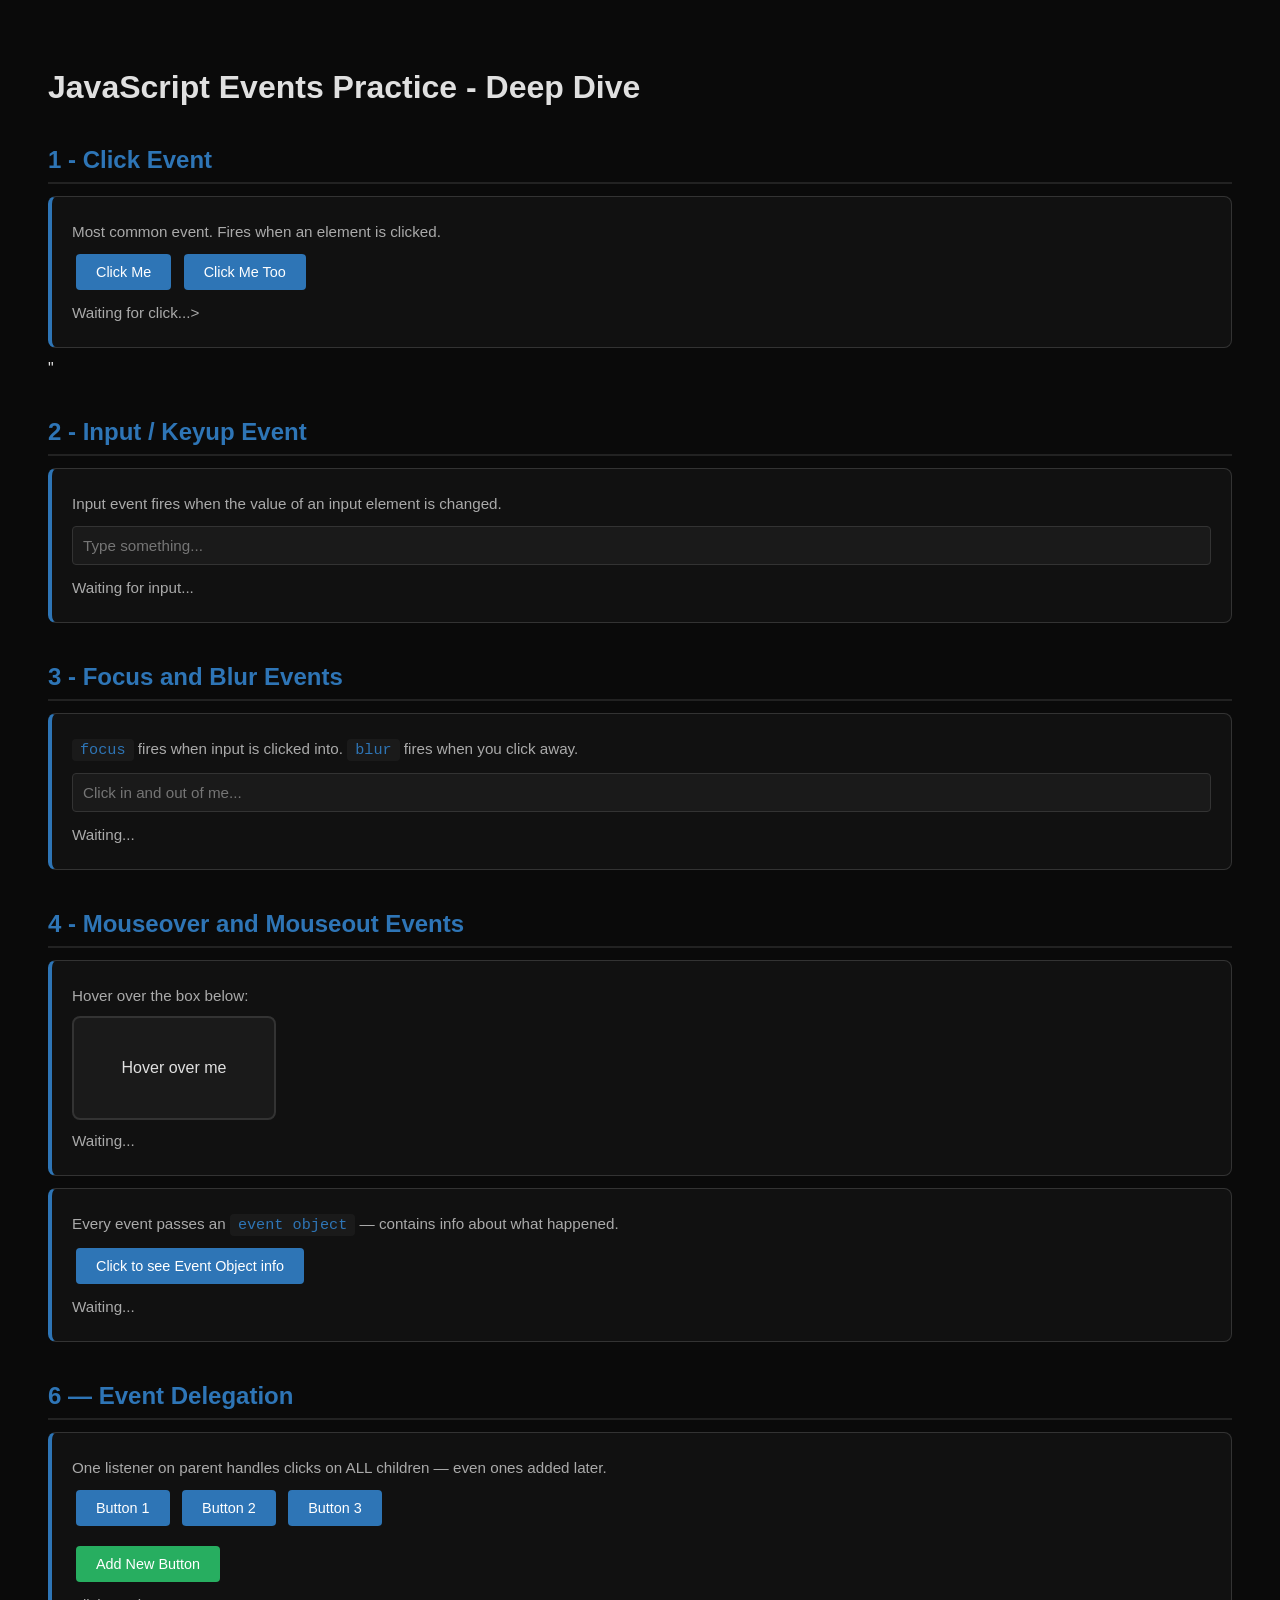
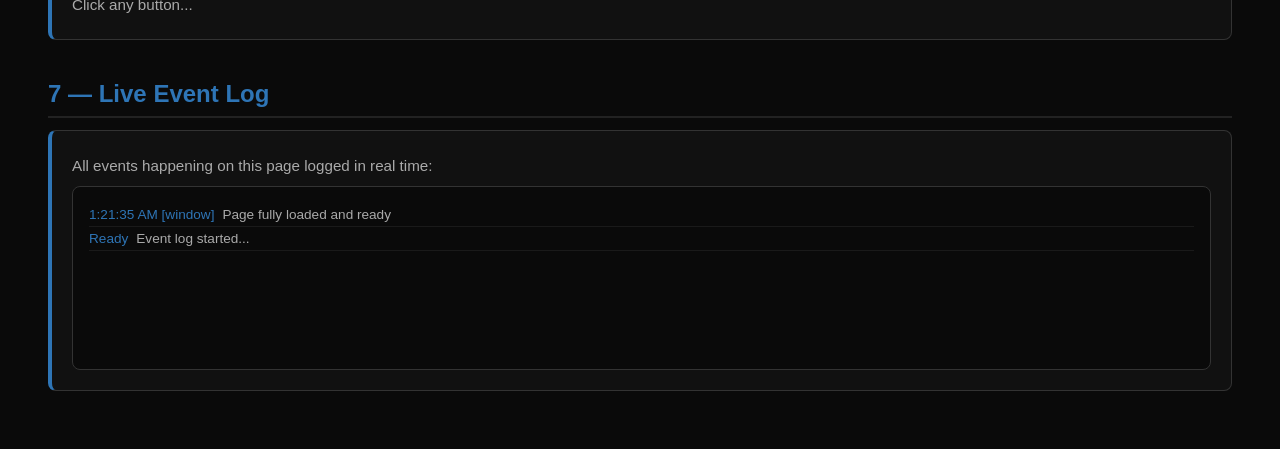
<file: events-practice.html>
<!DOCTYPE html>
<html>
    <head>
        <title>Events Practice</title>
        <style>
            body {
                font-family: Arial, sans-serif;
                padding: 40px;
                background: #0a0a0a;
                color: #e0e0e0;
            }
            h2 {
                color: #2E75B6;
                margin: 40px 0 10px;
                padding-bottom: 8px;
                border-bottom: 2px solid #222;
            }
            .box {
                background: #111;
                border: 1px solid #333;
                border-left: 4px solid #2E75B6;
                border-radius: 8px;
                padding: 20px;
                margin: 12px 0;
            }
            .box p { color: #aaaaaa; margin: 6px 0; font-size: 0.95rem; }
            .box code {
                background: #1a1a1a;
                padding: 2px 8px;
                border-radius: 4px;
                color: #2E75B6;
            }
            button {
                padding: 10px 20px;
                margin: 8px 4px;
                background: #2E75B6;
                color: white;
                border: none;
                border-radius: 4px;
                cursor: pointer;
                font-size: 0.9rem;
                transition: all 0.3s;
            }
            button:hover { background: #1a5a9a; }
            input, textarea {
                width: 100%;
                padding: 10px;
                background: #1a1a1a;
                border: 1px solid #333;
                border-radius: 4px;
                color: #e0e0e0;
                font-size: 0.95rem;
                margin: 8px 0;
                box-sizing: border-box;
            }
            input:focus, textarea:focus {
                outline: none;
                border-color: #2E75B6;
            }
            .highlight {
                border-color: #2E75B6 !important;
                background: #0d1a2a !important;
            }
            #hover-box {
                width: 200px;
                height: 100px;
                background: #1a1a1a;
                border: 2px solid #333;
                border-radius: 8px;
                display: flex;
                align-items: center;
                justify-content: center;
                transition: all 0.3s;
                cursor: pointer;
                margin: 12px 0;
            }
            #event-log {
                background: #0a0a0a;
                border: 1px solid #333;
                border-radius: 8px;
                padding: 16px;
                height: 150px;
                overflow-y: auto;
                font-size: 0.85rem;
                color: #aaaaaa;
                margin-top: 12px;
            }
            .log-entry {
                padding: 4px 0;
                border-bottom: 1px solid #1a1a1a;
            }
            .log-entry span {
                color: #2E75B6;
                margin-right: 8px;
            }
        </style>
    </head>
    <body> 

        <h1>JavaScript Events Practice - Deep Dive</h1>

        <!-- 1. Click Event -->
         <h2>1 - Click Event</h2>
        <div class="box">
            <p>Most common event. Fires when an element is clicked.</p>
            <button id="click-btn">Click Me</button>
            <button id="click-btn-2">Click Me Too</button>
            <p id="click-output">Waiting for click...></p>
        </div>"

        <!-- 2. Input / Keyup Event -->
        <h2>2 - Input / Keyup Event</h2>
        <div class="box">
            <p>Input event fires when the value of an input element is changed.</p>
            <input type="text" id="name-input" placeholder="Type something...">
            <p id="input-output">Waiting for input...</p>
        </div>

        <!-- 3. Focus and Blur -->
         <h2>3 - Focus and Blur Events</h2>
         <div class="box">
            <p><code>focus</code> fires when input is clicked into. <code>blur</code> fires when you click away.</p>
            <input type="text" id="focus-input" placeholder="Click in and out of me..." />
            <p id="focus-output">Waiting...</p>
        </div>

        <!-- 4. Mouseover and Mouseout -->
        <h2>4 - Mouseover and Mouseout Events</h2>
        <div class="box">
            <p>Hover over the box below:</p>
            <div id="hover-box">Hover over me</div>
            <p id="hover-output">Waiting...</p>
        </div>

        <!-- 5. The Event Onject -->
         <div class="box">
            <p>Every event passes an <code>event object</code> — contains info about what happened.</p>
            <button id="event-obj-btn">Click to see Event Object info</button>
            <p id="event-obj-output">Waiting...</p>  
         </div>

         <!-- 6. Event Delegation -->
        <h2>6 — Event Delegation</h2>
        <div class="box">
            <p>One listener on parent handles clicks on ALL children — even ones added later.</p>
            <div id="btn-container">
                <button class="dynamic-btn">Button 1</button>
                <button class="dynamic-btn">Button 2</button>
                <button class="dynamic-btn">Button 3</button>
            </div>
            <button id="add-btn" style="margin-top:12px; background:#27AE60">Add New Button</button>
            <p id="delegation-output">Click any button...</p>
        </div>

        <!-- 7. Event Log -->
        <h2>7 — Live Event Log</h2>
        <div class="box">
            <p>All events happening on this page logged in real time:</p>
            <div id="event-log">
                <div class="log-entry"><span>Ready</span>Event log started...</div>
            </div>
        </div>

        
        <script>

            // ===================================
            // EVENT LOG HELPER FUNCTION
            // Logs every event to section 7
            // ===================================
            function logEvent(type, detail) {
                const log = document.querySelector('#event-log');
                const time = new Date().toLocaleTimeString();
                log.innerHTML = `<div class="log-entry"><span>${time} [${type}]</span>${detail}</div>` + log.innerHTML;
            }

            // ===================================
            // 1. CLICK EVENTS
            // ===================================
            const clickBtn = document.querySelector('#click-btn');
            const clickBtn2 = document.querySelector('#click-btn-2');
            const clickOutput = document.querySelector('#click-output');

            let clickCount = 0;

            clickBtn.addEventListener('click', function() {
                clickCount++;
                clickOutput.textContent = `Button 1 clicked ${clickCount} times!`;
                logEvent('click', `Button 1 clicked — count: ${clickCount}`);
            });

            document.querySelector('#click-btn-2').addEventListener('click', function() {
                clickOutput.textContent = `Button 2 was clicked!`;
                logEvent('click', 'Button 2 was clicked');
            });

            // ===================================
            // 2. INPUT / KEYUP EVENTS
            // ===================================
            document.querySelector('#name-input').addEventListener('input', function(e) {
                const value = e.target.value;
                document.querySelector('#input-output').textContent =
                value.length > 0 ? `You typed: "${value}" — ${value.length} characters` : 'Waiting for input...';
                logEvent('input', `Value: "${value}"`);
            });

            // ===================================
            // 3. FOCUS AND BLUR
            // ===================================
            const focusInput = document.querySelector('#focus-input');

            focusInput.addEventListener('focus', function() {
                focusInput.classList.add('highlight');
                document.querySelector('#focus-output').textContent = 'Input is focused — user is inside';
                logEvent('focus', 'Input focused');
            }); 

            focusInput.addEventListener('blur', function() {
                focusInput.classList.remove('highlight');
                document.querySelector('#focus-output').textContent = `Input lost focus — value was: "${focusInput.value}"`;
                logEvent('blur', `Input blurred — value: "${focusInput.value}"`);
            });

            // ===================================
            // 4. MOUSEOVER AND MOUSEOUT
            // ===================================
            const hoverBox = document.querySelector('#hover-box');

            hoverBox.addEventListener('mouseenter', function() {
                hoverBox.style.background = '#2E75B6';
                hoverBox.style.borderColor = '#2E75B6';
                hoverBox.textContent = 'Mouse is inside!';
                document.querySelector('#hover-output').textContent = 'mouseenter fired';
                logEvent('mouseenter', 'Mouse entered the box');
            });

            hoverBox.addEventListener('mouseleave', function() {
                hoverBox.style.background = '#1a1a1a';
                hoverBox.style.borderColor = '#333';
                hoverBox.textContent = 'Hover over me';
                document.querySelector('#hover-output').textContent = 'mouseleave fired';
                logEvent('mouseleave', 'Mouse left the box');
            });

            // ===================================
            // 5. THE EVENT OBJECT
            // Every handler receives this automatically with details about the event
            // ===================================
            document.querySelector('#event-obj-btn').addEventListener('click', function(e) {
                document.querySelector('#event-obj-output').innerHTML = `
                    <code>e.type</code> = ${e.type} |
                    <code>e.target.tagName</code> = ${e.target.tagName} |
                    <code>e.target.textContent</code> = "${e.target.textContent}" |
                    <code>e.timeStamp</code> = ${Math.round(e.timeStamp)}ms since page load
                `;
                logEvent('event object', `type=${e.type}, target=${e.target.tagName}`);
            });

            // ===================================
            // 6. EVENT DELEGATION
            // One listener handles All buttons
            // ===================================
            const btnContainer = document.querySelector('#btn-container');
            let btnCount = 3;

            // ONE listener on the PARENT
            btnContainer.addEventListener('click', function(e) {
                // e.target is the actual element clicked
                if (e.target.classList.contains('dynamic-btn')) {
                    document.querySelector('#delegation-output').textContent =
                        `You clicked: "${e.target.textContent}"`;
                    logEvent('delegation', `Clicked: ${e.target.textContent}`);
                }
            });

            // Add new button dynamically
            document.querySelector('#add-btn').addEventListener('click', function() {
                btnCount++;
                const newBtn = document.createElement('button');
                newBtn.className = 'dynamic-btn';
                newBtn.textContent = `Button ${btnCount}`;
                newBtn.style.margin = '4px';
                btnContainer.appendChild(newBtn);
                logEvent('DOM', `Added Button ${btnCount} dynamically`);
            });

            // ===================================
            // WINDOW load Event
            // Browser driven - fires when page fully loaded
            // ===================================
            logEvent('window', 'Page fully loaded and ready');
            
            document.querySelector('body').addEventListener('click', function(e) {
                console.log('Body caught a click from:', e.target.tagName, e.target.textContent);
            });

            
        </script>

    </body>
</html>
</file>
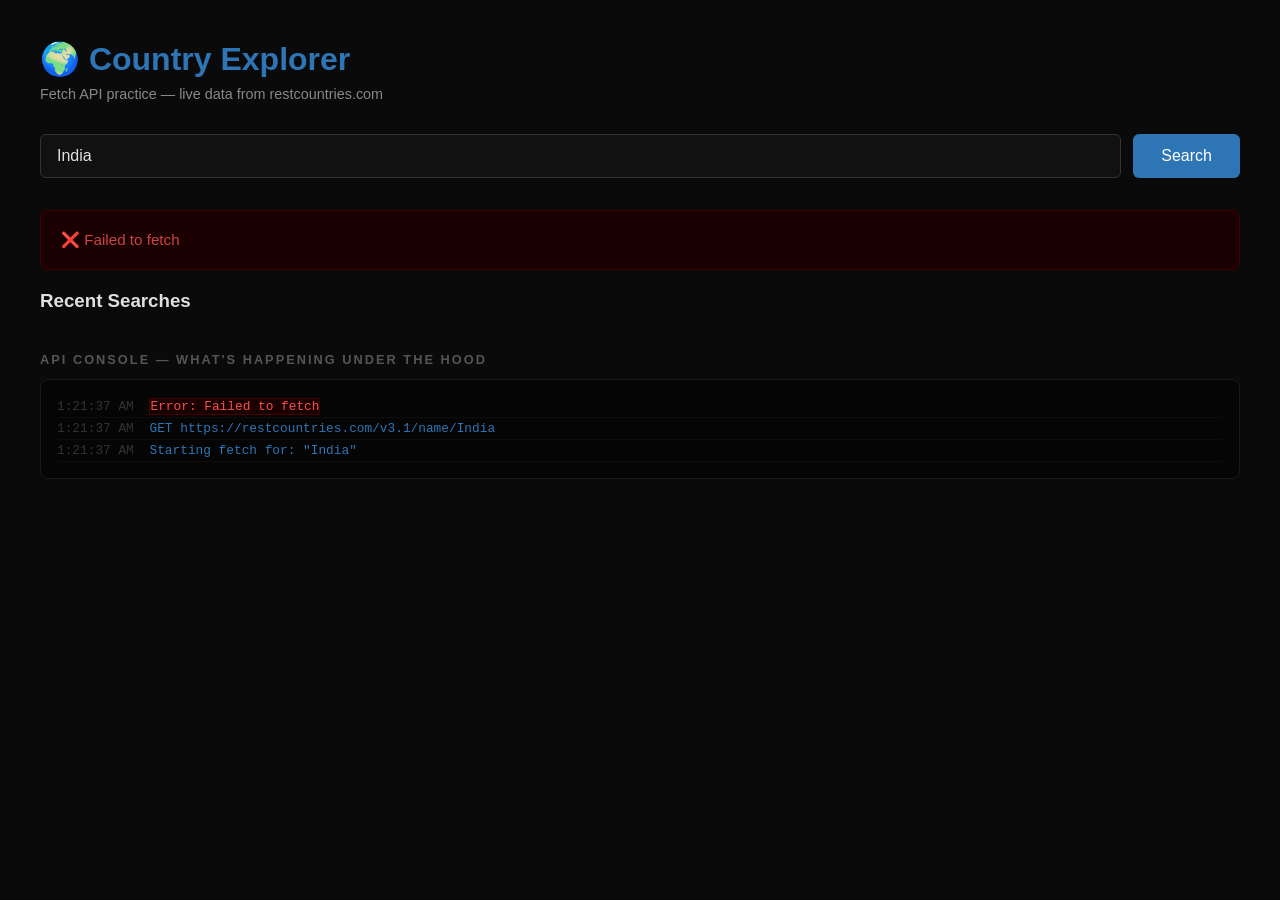
<file: fetch-practice.html>
<!DOCTYPE html>
<html>

<head>
    <title>Fetch API Practice</title>
    <style>
        * {
            margin: 0;
            padding: 0;
            box-sizing: border-box;
        }

        body {
            font-family: Arial, sans-serif;
            padding: 40px;
            background: #0a0a0a;
            color: #e0e0e0;
        }

        h1 {
            color: #2E75B6;
            margin-bottom: 8px;
        }

        p.sub {
            color: #888;
            margin-bottom: 32px;
            font-size: 0.9rem;
        }

        .search-row {
            display: flex;
            gap: 12px;
            margin-bottom: 32px;
        }

        input {
            flex: 1;
            padding: 12px 16px;
            background: #111;
            border: 1px solid #333;
            border-radius: 6px;
            color: #e0e0e0;
            font-size: 1rem;
            outline: none;
            transition: border-color 0.3s;
        }

        input:focus {
            border-color: #2E75B6;
        }

        button {
            padding: 12px 28px;
            background: #2E75B6;
            color: white;
            border: none;
            border-radius: 6px;
            cursor: pointer;
            font-size: 1rem;
            transition: all 0.3s;
        }

        button:hover {
            background: #1a5a9a;
        }

        button:disabled {
            background: #333;
            cursor: not-allowed;
        }

        /* States */
        .state {
            padding: 20px;
            border-radius: 8px;
            margin-bottom: 20px;
            font-size: 0.95rem;
        }

        .loading {
            background: #1a1a00;
            border: 1px solid #444400;
            color: #cccc00;
        }

        .error {
            background: #1a0000;
            border: 1px solid #440000;
            color: #cc4444;
        }

        /* Country Card */
        .country-card {
            background: #111;
            border: 1px solid #222;
            border-left: 4px solid #2E75B6;
            border-radius: 10px;
            padding: 28px;
            display: grid;
            grid-template-columns: auto 1fr;
            gap: 28px;
            align-items: start;
            transition: border-color 0.3s;
        }

        .country-card:hover {
            border-color: #2E75B6;
        }

        .country-flag {
            font-size: 5rem;
            line-height: 1;
        }

        .country-name {
            font-size: 1.8rem;
            font-weight: 700;
            color: #ffffff;
            margin-bottom: 4px;
        }

        .country-official {
            font-size: 0.85rem;
            color: #888;
            margin-bottom: 20px;
        }

        .info-grid {
            display: grid;
            grid-template-columns: repeat(3, 1fr);
            gap: 16px;
            margin-bottom: 20px;
        }

        .info-item {}

        .info-label {
            font-size: 0.7rem;
            font-weight: 700;
            letter-spacing: 1.5px;
            text-transform: uppercase;
            color: #555;
            margin-bottom: 4px;
        }

        .info-value {
            font-size: 0.95rem;
            color: #e0e0e0;
            font-weight: 600;
        }

        .borders-row {
            display: flex;
            flex-wrap: wrap;
            gap: 8px;
            align-items: center;
        }

        .borders-label {
            font-size: 0.75rem;
            color: #555;
            font-weight: 700;
            text-transform: uppercase;
            letter-spacing: 1px;
            margin-right: 4px;
        }

        .border-tag {
            padding: 4px 12px;
            background: #1a1a1a;
            border: 1px solid #333;
            border-radius: 20px;
            font-size: 0.78rem;
            color: #2E75B6;
            cursor: pointer;
            transition: all 0.2s;
        }

        .border-tag:hover {
            background: #2E75B6;
            color: white;
            border-color: #2E75B6;
        }

        /* History -->
        .history {
            margin-top: 40px;
        }
        .history h3 {
            color: #555;
            font-size: 0.8rem;
            letter-spacing: 2px;
            text-transform: uppercase;
            margin-bottom: 12px;
        }
        .history-list {
            display: flex;
            flex-wrap: wrap;
            gap: 8px;
        }
        .history-tag {
            padding: 6px 14px;
            background: #111;
            border: 1px solid #222;
            border-radius: 20px;
            font-size: 0.82rem;
            color: #888;
            cursor: pointer;
            transition: all 0.2s;
        }
        .history-tag:hover { color: #2E75B6; border-color: #2E75B6; }

        /* Console */
        .console-section {
            margin-top: 40px;
        }

        .console-section h3 {
            color: #555;
            font-size: 0.8rem;
            letter-spacing: 2px;
            text-transform: uppercase;
            margin-bottom: 12px;
        }

        .console {
            background: #050505;
            border: 1px solid #1a1a1a;
            border-radius: 8px;
            padding: 16px;
            font-family: 'Courier New', monospace;
            font-size: 0.8rem;
            max-height: 200px;
            overflow-y: auto;
        }

        .console-line {
            padding: 3px 0;
            border-bottom: 1px solid #0d0d0d;
        }

        .console-line .time {
            color: #333;
            margin-right: 8px;
        }

        .console-line .info {
            color: #2E75B6;
        }

        .console-line .success {
            color: #3fb950;
        }

        .console-line .error {
            color: #f85149;
        }

        .console-line .data {
            color: #d2a8ff;
        }
    </style>
</head>

<body>

    <h1>🌍 Country Explorer</h1>
    <p class="sub">Fetch API practice — live data from restcountries.com</p>

    <!-- Search -->
    <div class="search-row">
        <input type="text" id="country-input" placeholder="Enter country name... (e.g. Germany, Japan, India)" />
        <button id="search-btn" onclick="searchCountry()">Search</button>
    </div>

    <!-- Result -->
    <div id="result"></div>

    <!-- Search History -->
    <div class="history">
        <h3>Recent Searches</h3>
        <div class="history-list" id="history-list"></div>
    </div>

    <!-- Console Log -->
    <div class="console-section">
        <h3>API Console — what's happening under the hood</h3>
        <div class="console" id="console"></div>
    </div>

    <script>

        // ================================
        // SEARCH HISTORY
        // ================================
        const searchHistory = [];

        // ================================
        // CONSOLE LOGGER
        // Shows each step of the fetch
        // ================================
        function log(message, type = 'info') {
            const console_el = document.querySelector('#console');
            const time = new Date().toLocaleTimeString();
            console_el.innerHTML = `
                <div class="console-line">
                    <span class="time">${time}</span>
                    <span class="${type}">${message}</span>
                </div>
            ` + console_el.innerHTML;
        }

        // ================================
        // FORMAT POPULATION
        // 1000000 → 1,000,000
        // ================================
        function formatPopulation(num) {
            return num.toLocaleString();
        }

        // ================================
        // SHOW LOADING STATE
        // ================================
        function showLoading(country) {
            document.querySelector('#result').innerHTML = `
                <div class="state loading">
                    ⏳ Calling API for "${country}"...
                </div>
            `;
        }

        // ================================
        // SHOW ERROR STATE
        // ================================
        function showError(message) {
            document.querySelector('#result').innerHTML = `
                <div class="state error">
                    ❌ ${message}
                </div>
            `;
        }

        // ================================
        // DISPLAY COUNTRY DATA
        // Receives the API response object
        // ================================
        function displayCountry(country) {

            // Destructure the fields we need
            const {
                name,
                flags,
                capital,
                population,
                area,
                region,
                subregion,
                currencies,
                languages,
                borders
            } = country;

            // Extract currency name
            const currencyCode = Object.keys(currencies)[0];
            const currencyName = currencies[currencyCode].name;
            const currencySymbol = currencies[currencyCode].symbol;

            // Extract languages
            const languageList = Object.values(languages).join(', ');

            // Format area
            const formattedArea = area.toLocaleString() + ' km²';

            // Build HTML
            document.querySelector('#result').innerHTML = `
                <div class="country-card">
                    <div class="country-flag">
                        <img src="${flags.png}" alt="${name.common} flag" 
                            style="width:120px; border-radius:6px; border:1px solid #333;" />
                    </div>
                    <div>
                        <div class="country-name">${name.common}</div>
                        <div class="country-official">${name.official}</div>

                        <div class="info-grid">
                            <div class="info-item">
                                <div class="info-label">Capital</div>
                                <div class="info-value">${capital?.[0] ?? 'N/A'}</div>
                            </div>
                            <div class="info-item">
                                <div class="info-label">Population</div>
                                <div class="info-value">${formatPopulation(population)}</div>
                            </div>
                            <div class="info-item">
                                <div class="info-label">Area</div>
                                <div class="info-value">${formattedArea}</div>
                            </div>
                            <div class="info-item">
                                <div class="info-label">Region</div>
                                <div class="info-value">${region}</div>
                            </div>
                            <div class="info-item">
                                <div class="info-label">Currency</div>
                                <div class="info-value">${currencyName} (${currencySymbol})</div>
                            </div>
                            <div class="info-item">
                                <div class="info-label">Languages</div>
                                <div class="info-value">${languageList}</div>
                            </div>
                        </div>

                        <div class="borders-row">
                            <span class="borders-label">Borders:</span>
                            ${borders
                    ? borders.map(b => `<span class="border-tag" onclick="searchCountry('${b}')">${b}</span>`).join('')
                    : '<span style="color:#555;font-size:0.85rem">No bordering countries</span>'
                }
                        </div>
                    </div>
                </div>
            `;
        }

        // ================================
        // ADD TO SEARCH HISTORY
        // ================================
        function addToHistory(country) {
            if (!searchHistory.includes(country)) {
                searchHistory.unshift(country);
                if (searchHistory.length > 6) searchHistory.pop();

                const historyList = document.querySelector('#history-list');
                historyList.innerHTML = searchHistory.map(c => `
                    <span class="history-tag" onclick="searchCountry('${c}')">${c}</span>
                `).join('');
            }
        }

        // ================================
        // MAIN FETCH FUNCTION
        // This is where the magic happens
        // ================================
        async function searchCountry(countryName) {

            // Get value from input or use passed parameter
            const query = countryName || document.querySelector('#country-input').value.trim();

            if (!query) {
                showError('Please enter a country name');
                return;
            }

            // Update input if called from border tag or history
            document.querySelector('#country-input').value = query;

            const btn = document.querySelector('#search-btn');
            btn.disabled = true;
            btn.textContent = 'Searching...';

            // ── STEP 1: Show loading
            showLoading(query);
            log(`Starting fetch for: "${query}"`, 'info');

            try {
                // ── STEP 2: Call the API
                // If 3 letters — it's a country code from border tag
                // If longer — it's a country name from search input
                const isCode = query.length === 3;
                const url = isCode
                    ? `https://restcountries.com/v3.1/alpha/${query}`
                    : `https://restcountries.com/v3.1/name/${query}`;
                log(`GET ${url}`, 'info');

                const response = await fetch(url);
                log(`Response status: ${response.status} ${response.ok ? '✅ OK' : '❌ Error'}`,
                    response.ok ? 'success' : 'error');

                // ── STEP 3: Handle non-200 responses
                if (!response.ok) {
                    throw new Error(`Country "${query}" not found`);
                }

                // ── STEP 4: Parse JSON
                const data = await response.json();
                log(`Parsed JSON — received ${data.length} result(s)`, 'success');
                log(`Fields available: ${Object.keys(data[0]).slice(0, 6).join(', ')}...`, 'data');

                // ── STEP 5: Display first result
                displayCountry(data[0]);
                addToHistory(data[0].name.common);
                log(`Displayed: ${data[0].name.common} ✅`, 'success');

            } catch (error) {
                // ── STEP 6: Handle errors
                showError(error.message);
                log(`Error: ${error.message}`, 'error');
            }

            // Re-enable button
            btn.disabled = false;
            btn.textContent = 'Search';
        }

        // ── Allow Enter key to search
        document.querySelector('#country-input')
            .addEventListener('keyup', (e) => {
                if (e.key === 'Enter') searchCountry();
            });

        // ── Load a default country on startup
        searchCountry('India');

    </script>
</body>

</html>
</file>
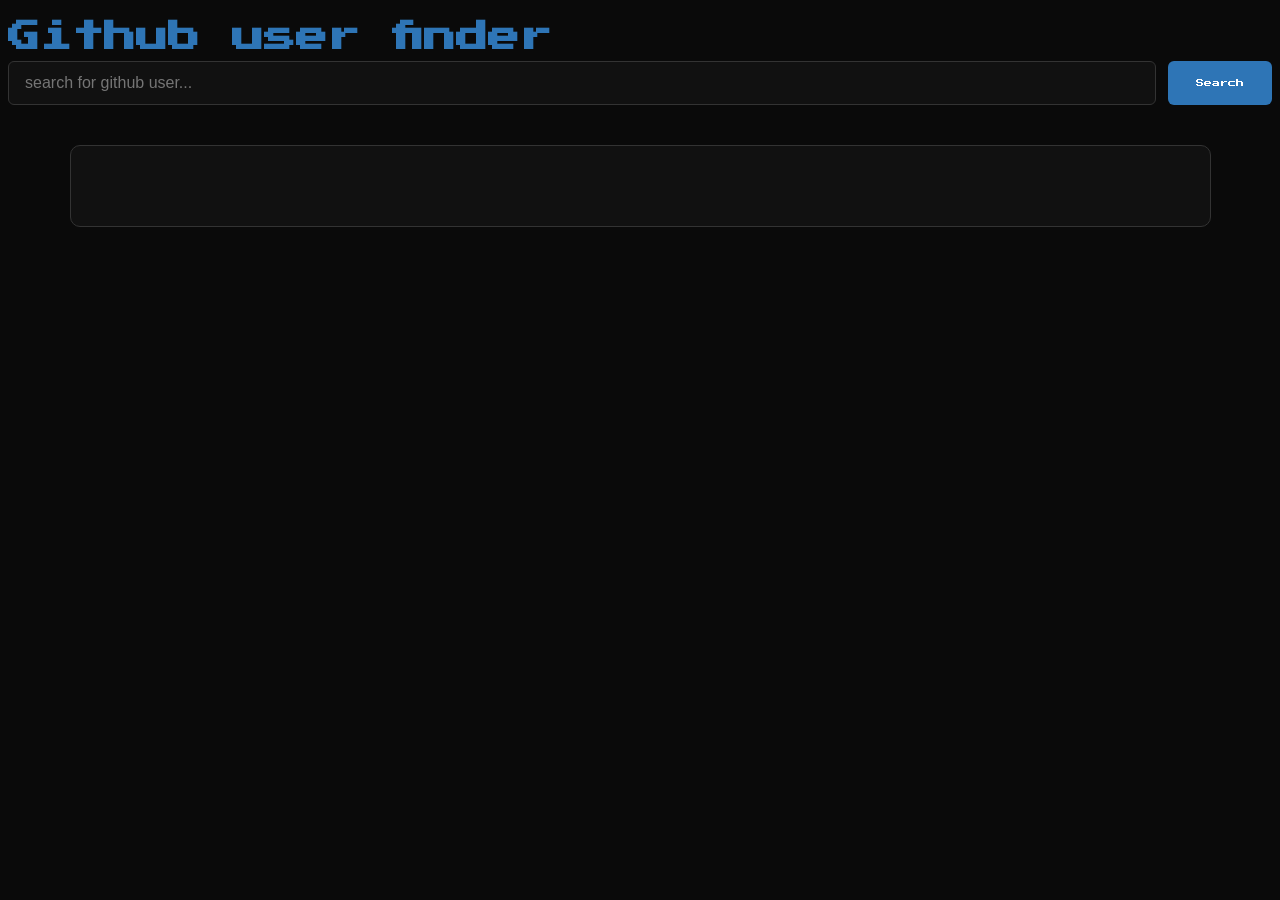
<file: github-finder.html>
<!DOCTYPE html>
<html>

<head>

    <title>Github User Finder</title>

    <style>
        @import url('https://fonts.googleapis.com/css2?family=Press+Start+2P&display=swap');

        body {
            font-family: 'Press Start 2P', cursive;
            background: #0a0a0a;
            color: #2E75B6;
        }

        h1 {
            color: #2E75B6;
            margin-bottom: 8px;
        }

        .finder-container {
            display: flex;
            gap: 12px;
            margin-bottom: 32px;
        }

        button {
            font-family: 'Press Start 2P', cursive;
            padding: 12px 28px;
            background: #2E75B6;
            color: white;
            border: none;
            border-radius: 6px;
            cursor: pointer;
            font-size: .5rem;
            transition: all 0.3s;
        }

        button:hover {
            background: #1a5a9a;
        }

        input {
            flex: 1;
            padding: 12px 16px;
            background: #111;
            border: 1px solid #333;
            border-radius: 6px;
            color: #e0e0e0;
            font-size: 1rem;
            outline: none;
            transition: border-color 0.3s;
        }

        input:focus {
            border-color: #2E75B6;
        }

        .finder-card {
            background: #111;
            /* dark surface */
            border: 1px solid #333;
            /* subtle border */
            border-radius: 10px;
            /* rounded corners */
            padding: 32px;
            /* breathing room inside */
            max-width: 1075px;
            /* not too wide */
            margin: 40px auto;
            /* centered on page */
        }

        #finder-feedback {
            color: #f85149;
            margin: 8px 0;
            font-size: 0.9rem;
        }

        #finder-loadstate {
            color: #d29922;
            margin: 8px 0;
            font-size: 0.9rem;
        }
    </style>

</head>

<body>

    <h1>Github user finder</h1>

    <!-- Search bar for Github user input-->
    <div class="finder-container" id="finder-container">
        <input id="finder-input" placeholder="search for github user..." />
        <button id="finder-btn" onclick="searchUser()">Search</button>
    </div>

    <!-- Display Guthub user profile card -->
    <div class="finder-card">

        <p id="finder-avatar"></p>
        <p id="finder-name"></p>
        <p id="finder-login"></p>
        <p id="finder-bio"></p>
        <p id="finder-company"></p>
        <p id="finder-location"></p>
        <p id="finder-blog"></p>
        <p id="finder-email"></p>
        <p id="finder-publicurl"></p>
        <p id="finder-followers"></p>
        <p id="finder-htmlurl"></p>

    </div>

    <div id="finder-feedback"></div>

    <div id="finder-loadstate"></div>

    <script>

        // ===============================
        // SEARCH GITHUB USER
        // ===============================
        async function searchUser(userName) {

            // Check and assign the value from User inputs
            const user = userName || document.querySelector('#finder-input').value.trim();

            // if User doesn't enter any values then show error and exit functions
            if (!user) {
                showError('Please proivde user to search...');
                return;
            }

            // When user hits button, set button disabled and show text on button as searching
            const btn = document.querySelector('#finder-btn');
            btn.disabled = true;
            btn.textContent = 'Searching...';

            // Show info for loadting status
            showLoading(user);

            try {

                // Set URL for Github user search
                const url = `https://api.github.com/users/${user}`;

                // get response
                const response = await fetch(url);

                // Check response
                if (!response.ok) {
                    throw new Error(`User "${user}" not exists`);
                }

                const data = await response.json();
                // Display data
                displayGithubProfile(data);

            } catch (error) {
                showError(error.message)
            } finally {
                btn.disabled = false;
                btn.textContent = 'Search';
                document.querySelector('#finder-input').value = '';
            }

        }

        // ================================
        // DISPLAY CITY
        // ================================
        function displayGithubProfile(user) {

            document.querySelector('#finder-loadstate').innerHTML = '';
            document.querySelector('#finder-feedback').innerHTML = '';

            const {
                avatar_url,
                name,
                login,
                bio,
                company,
                location,
                blog,
                email,
                public_repos,
                followers,
                html_url,
            } = user

            document.querySelector('.finder-card').innerHTML = `
                <img src="${avatar_url}" width="80" style="border-radius:50%;"/>
                <p>Full name: ${name ?? 'Not provided'}</p>
                <p>User name: ${login}</p>
                <p>Bio: ${bio ?? 'no bio'}</p>
                <p>Company: ${company ?? 'not provided'}</p>
                <p>Location: ${location ?? 'not provided'}</p>
                <p>Blog: ${blog ? `<a href="${blog}" target="_blank" style="color:#2E75B6;">${blog}</a>` : 'No website'}</p>
                <p>Email: ${email ?? 'not provided'}</p>
                <p>Public repo: ${public_repos}</p>
                <p>followers: ${followers}</p>
                <a href="${html_url}" target="_blank" style="color:#2E75B6;">View GitHub Profile →</a>
            `;

        }

        // ================================
        // SHOW ERROR STATE
        // ================================
        function showError(message) {
            document.querySelector('#finder-feedback').innerHTML = ` ❌ ${message} `;
        }

        // ================================
        // SHOW LOADING STATE
        // ================================
        function showLoading(user) {
            document.querySelector('#finder-loadstate').innerHTML = ` ⏳ loading github user profile: "${user}"... `;
        }

        // - Allow user to Enter kety to search
        document.querySelector('#finder-input')
            .addEventListener('keyup', (e) => {
                if (e.key === 'Enter') searchUser();
            });

    </script>

</body>

</html>
</file>
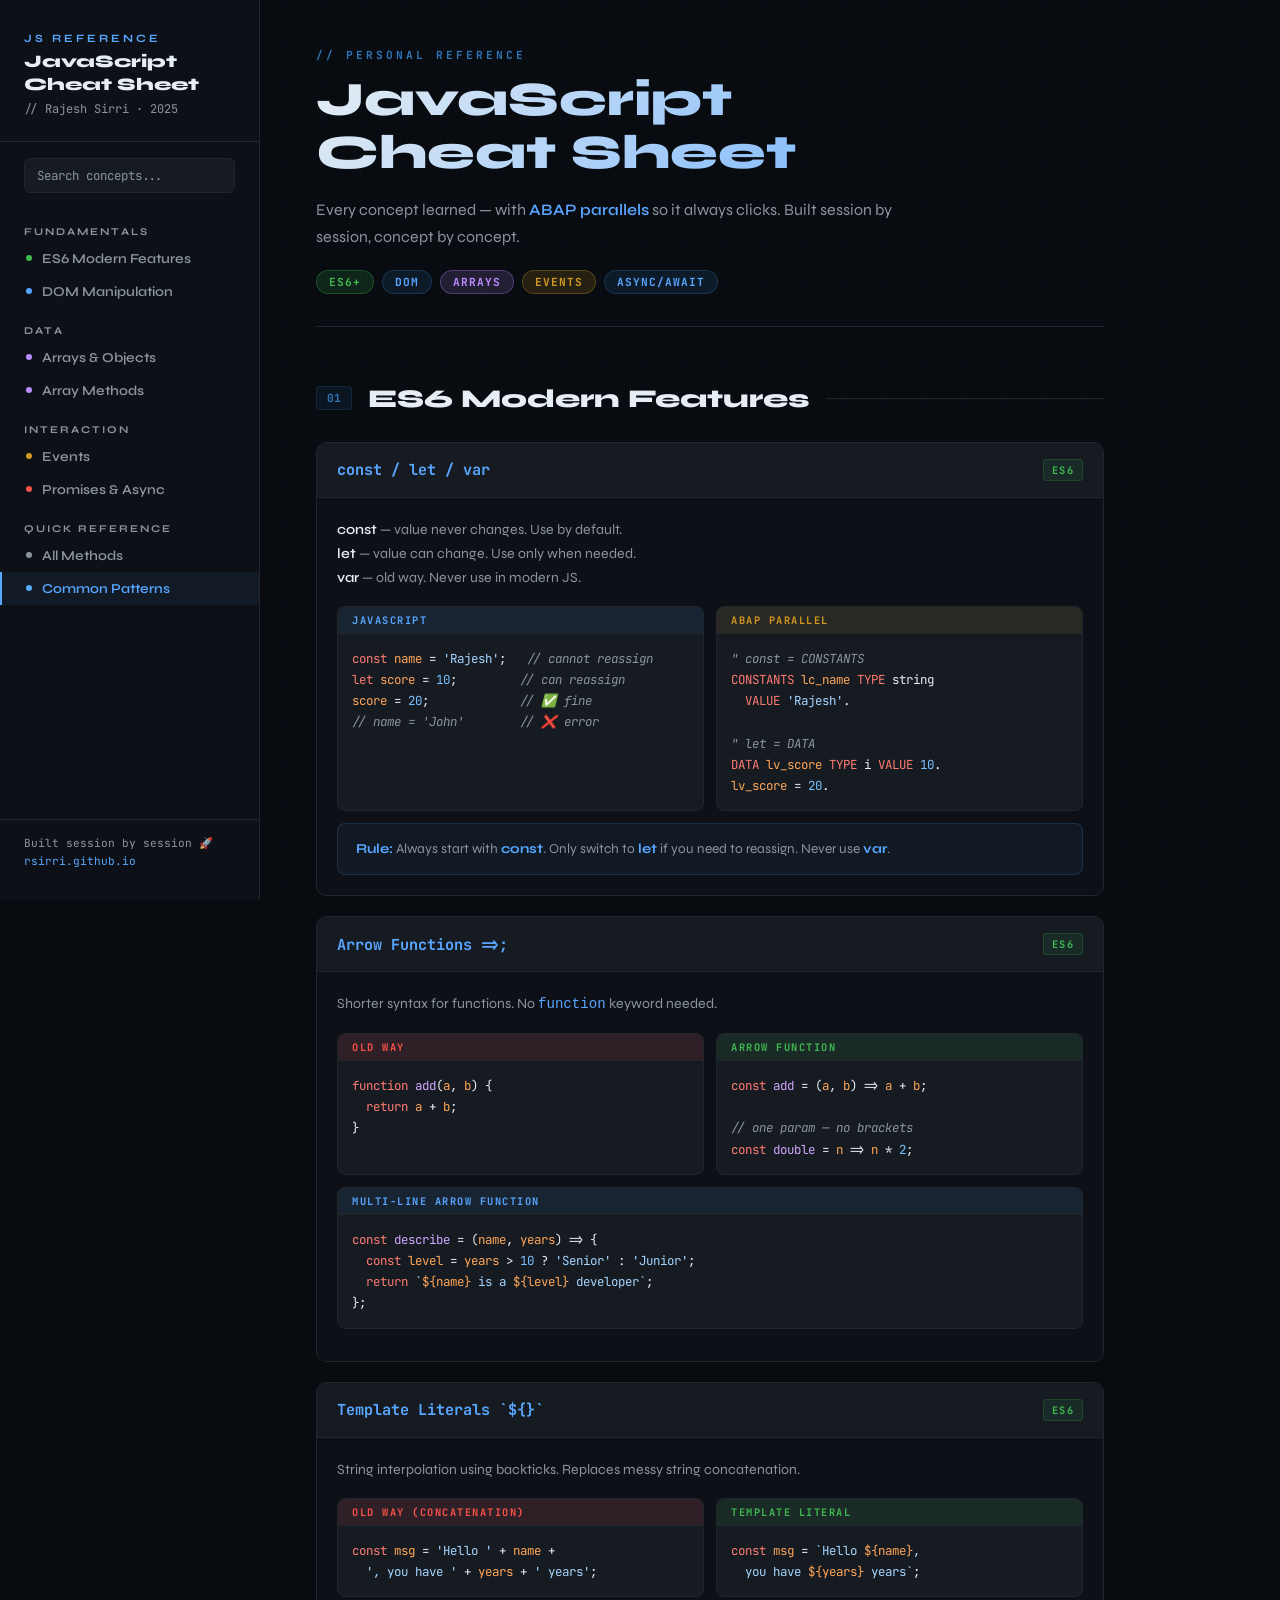
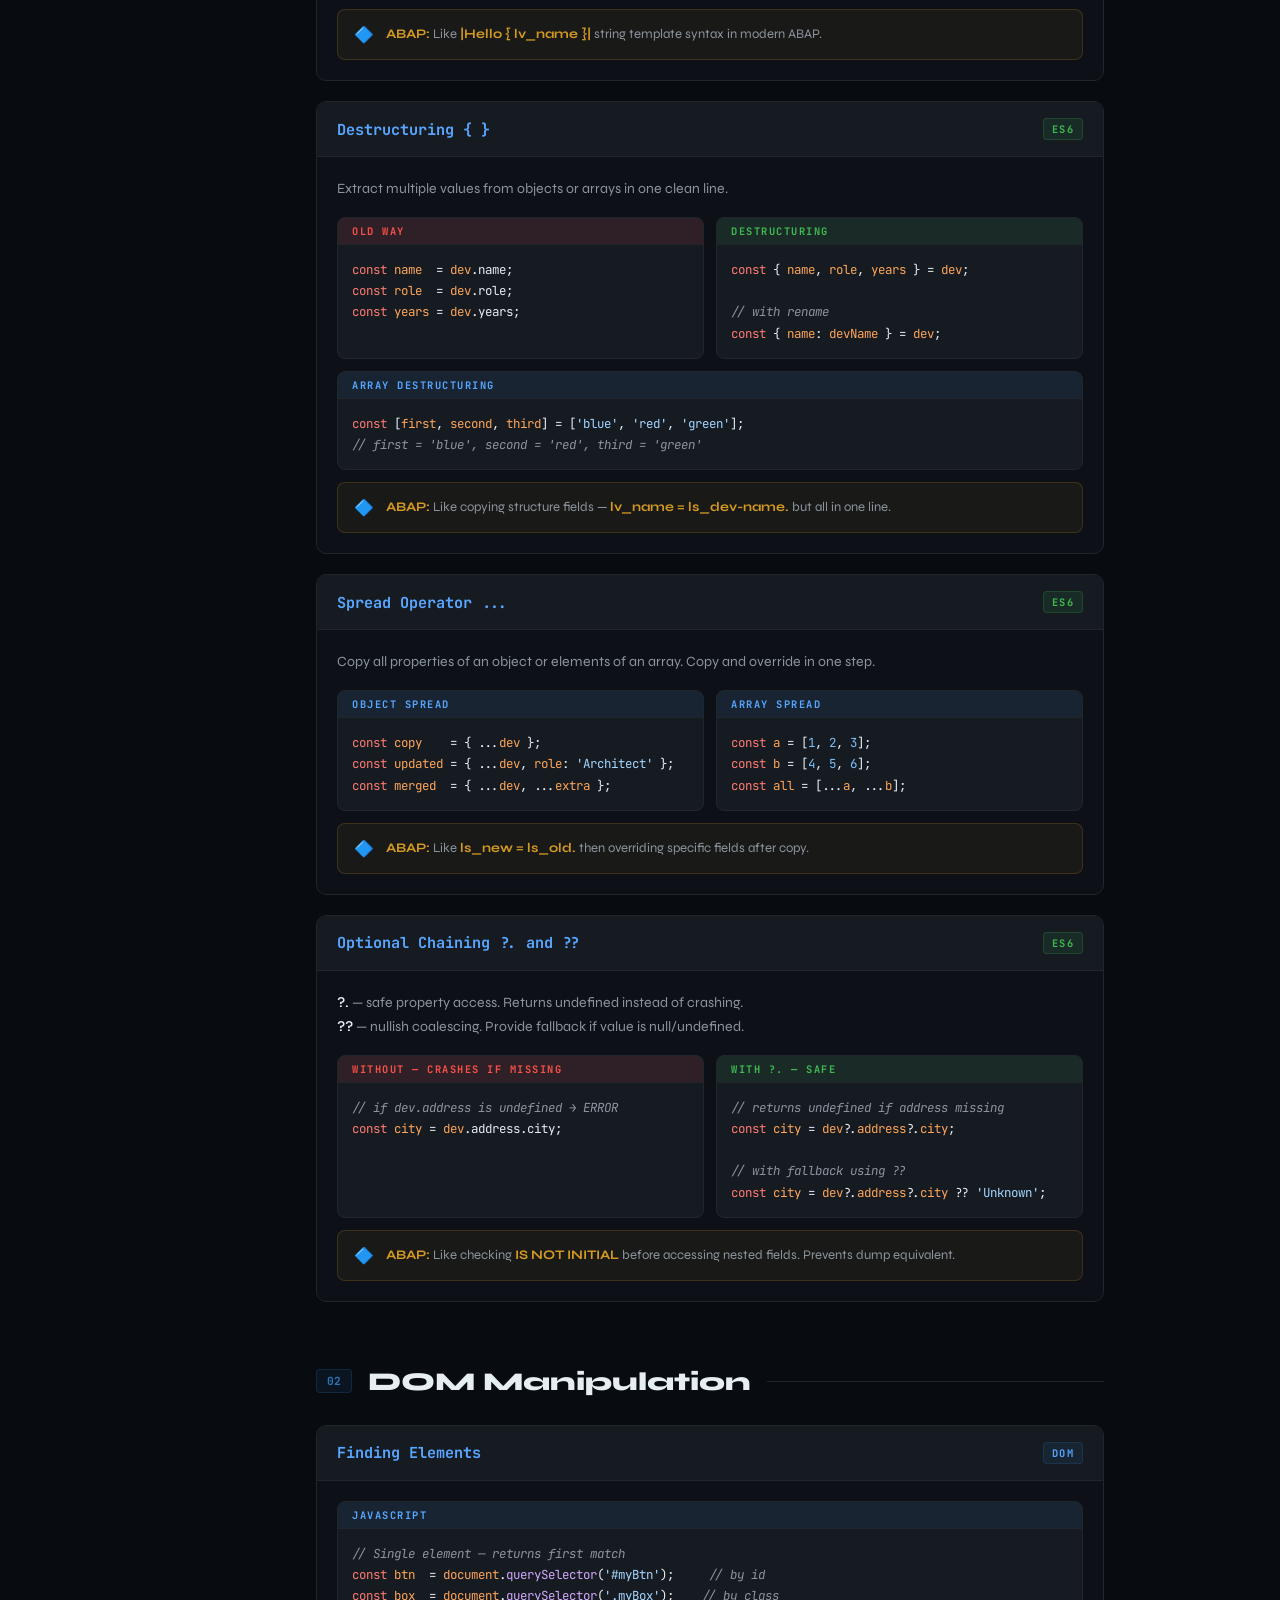
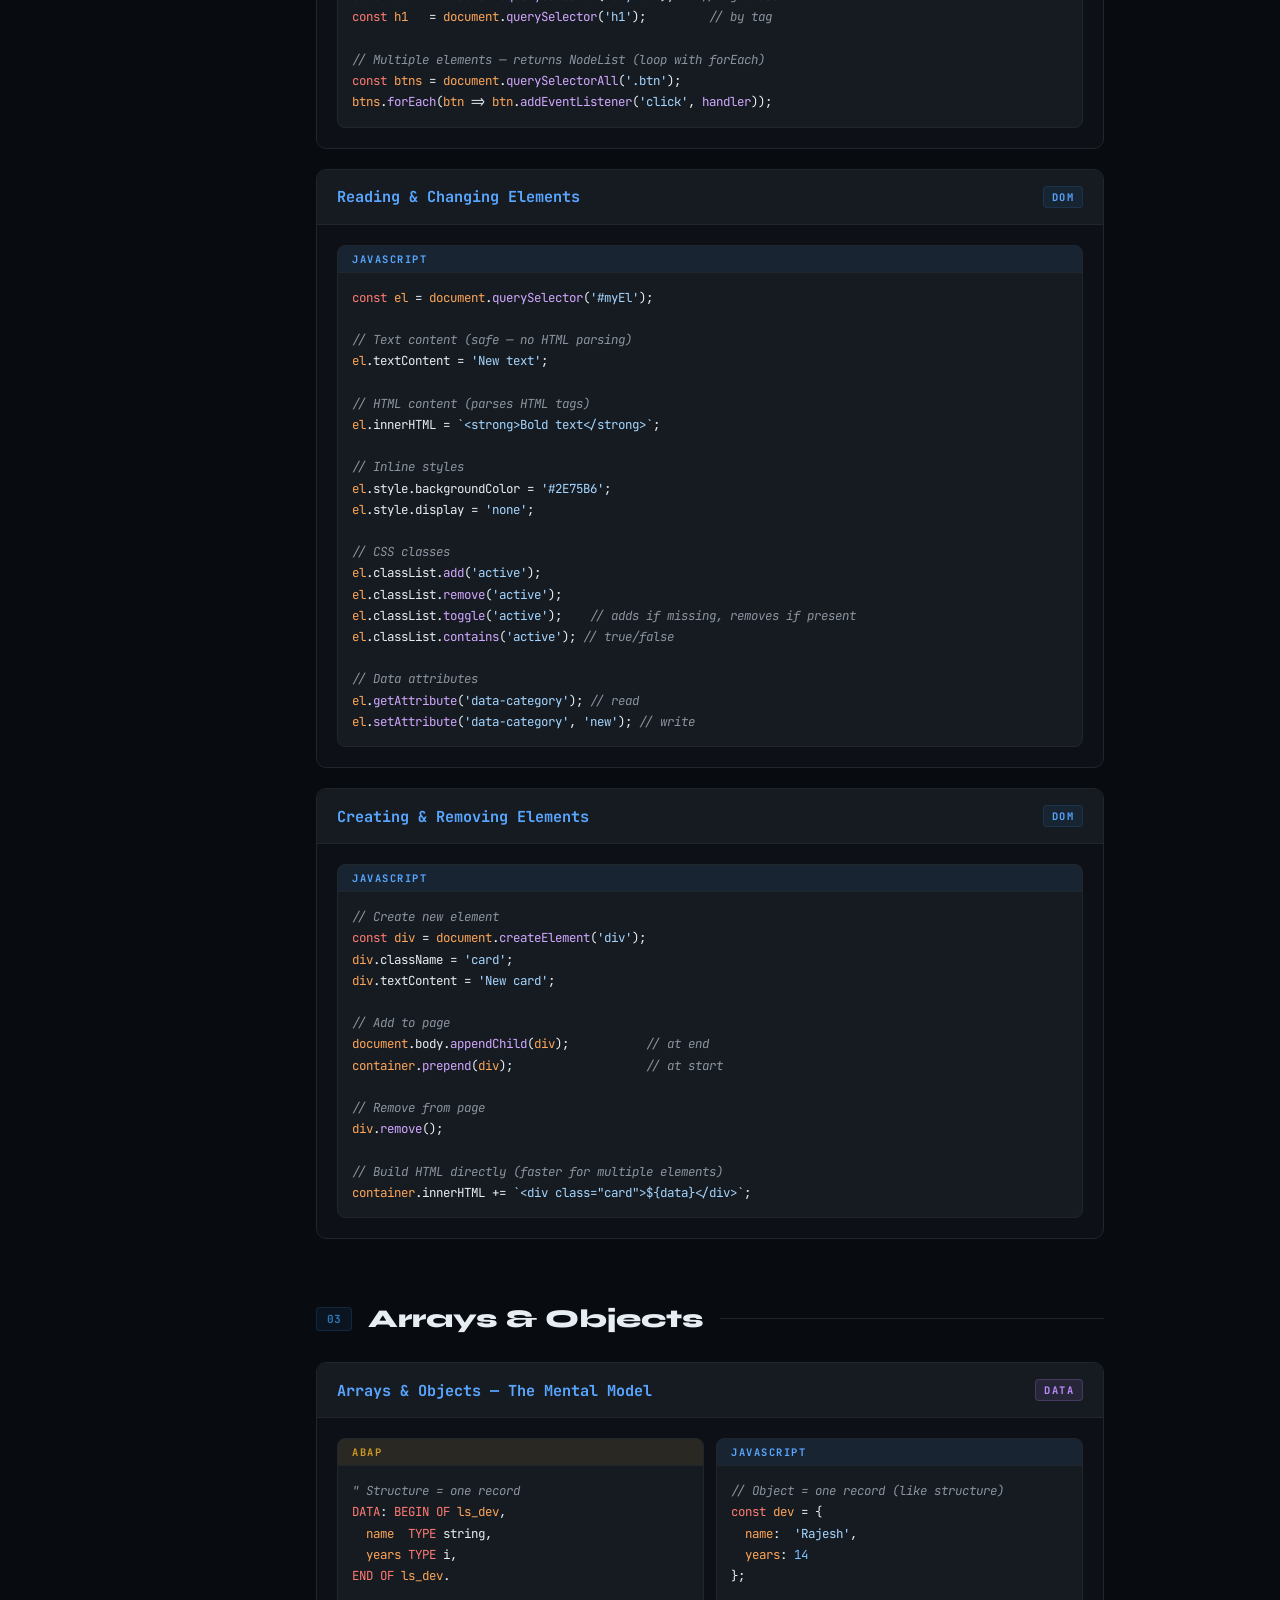
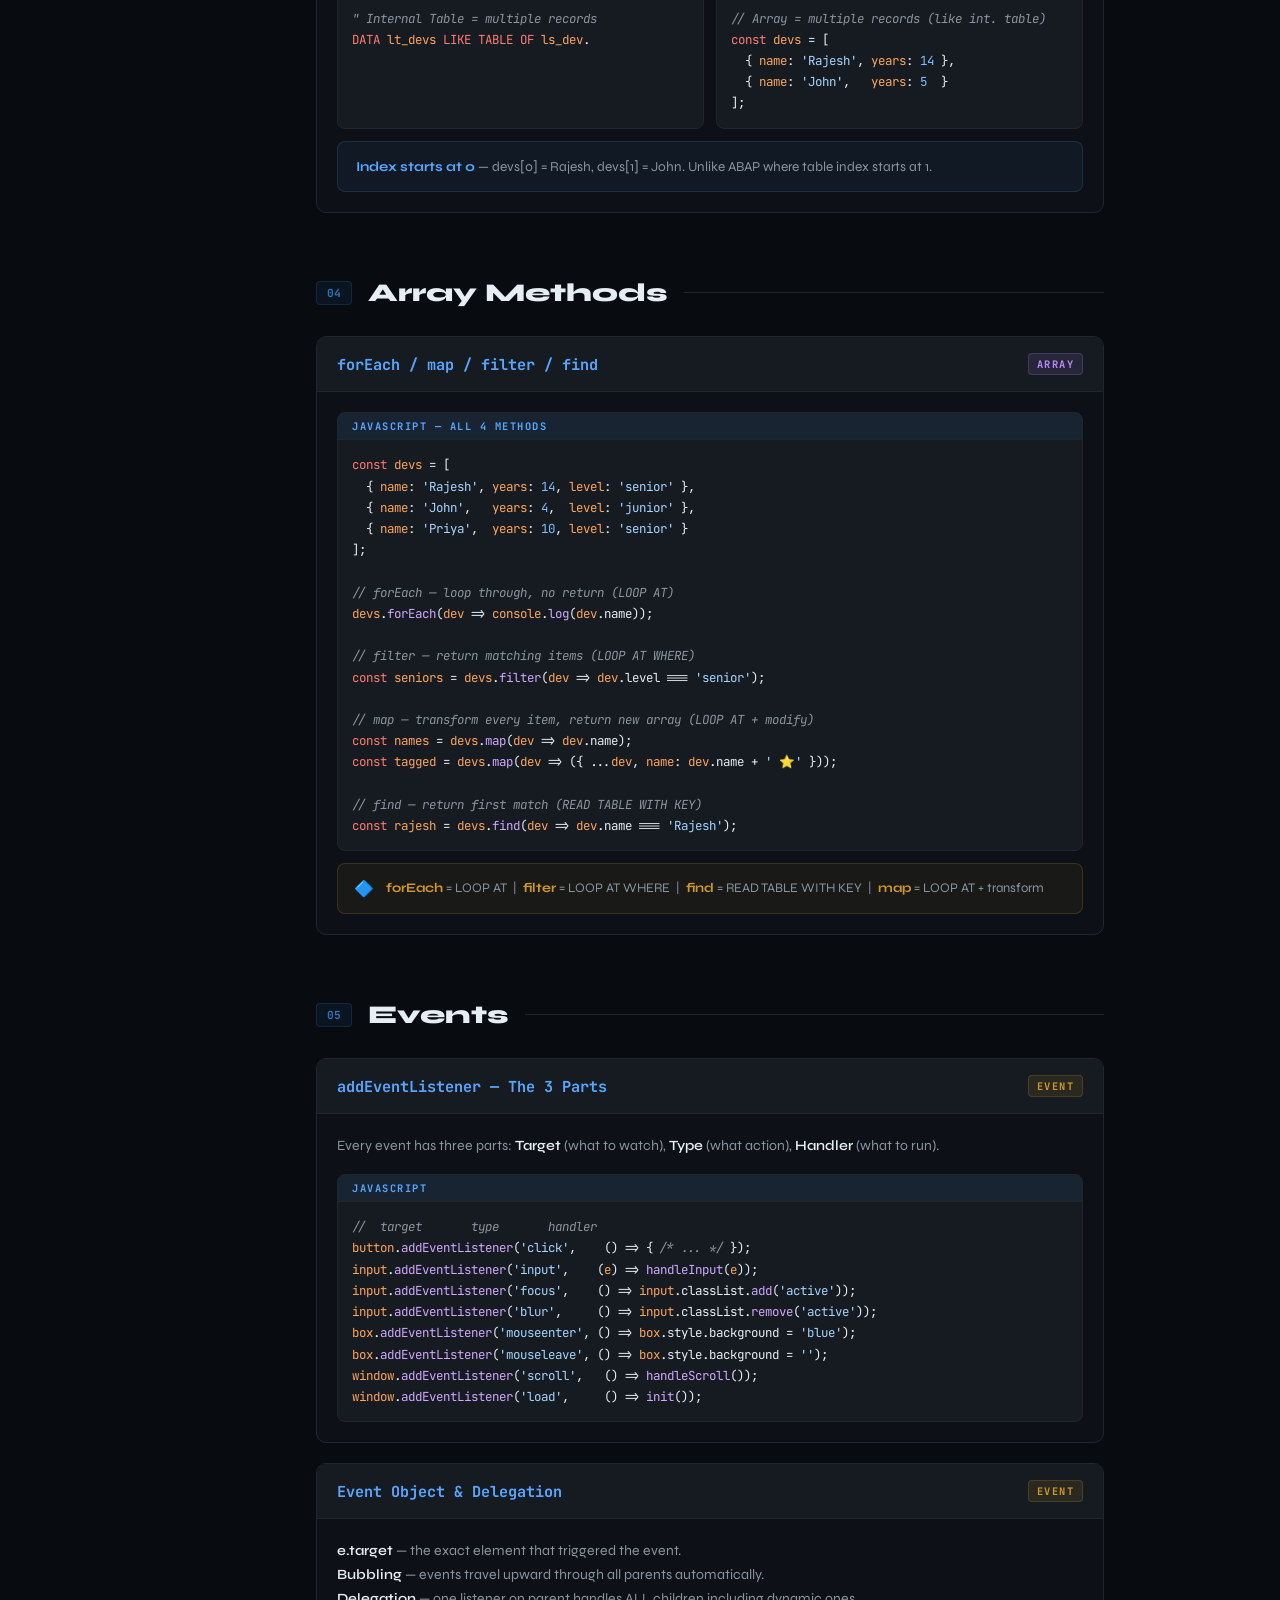
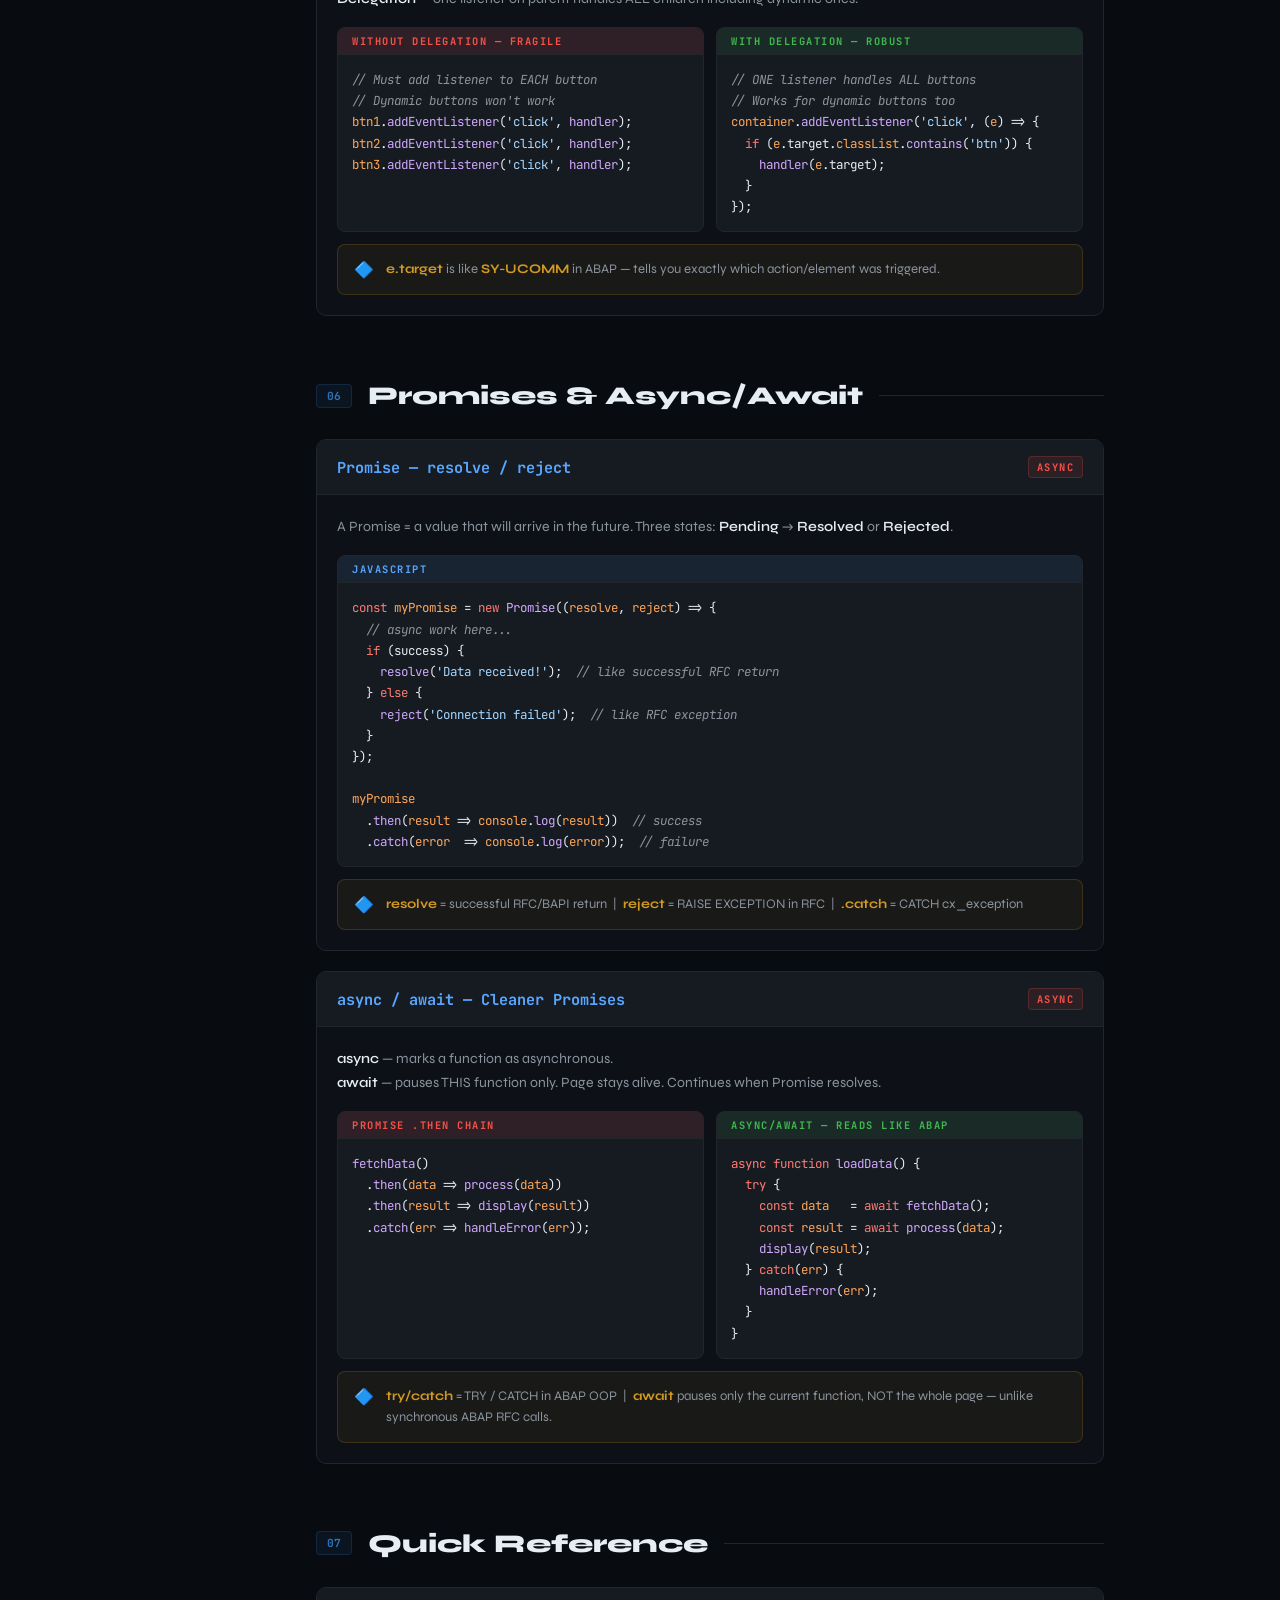
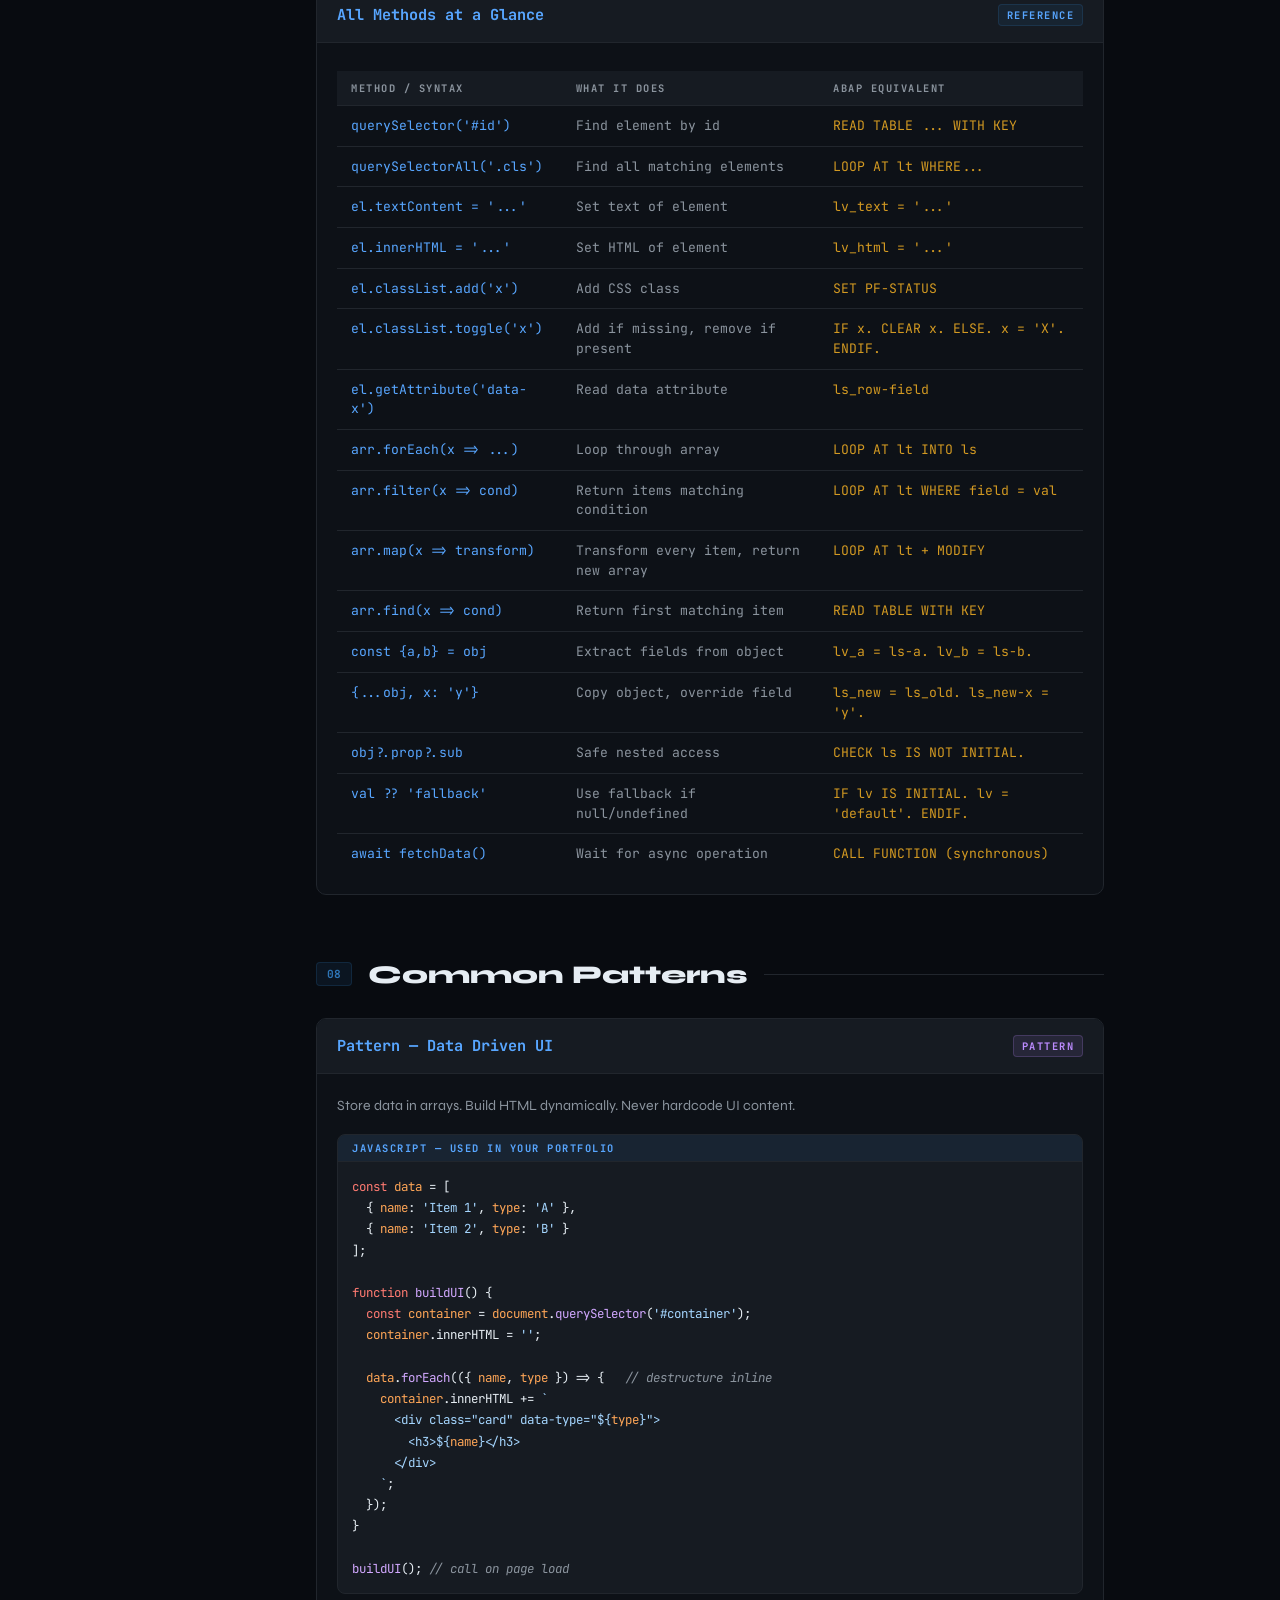
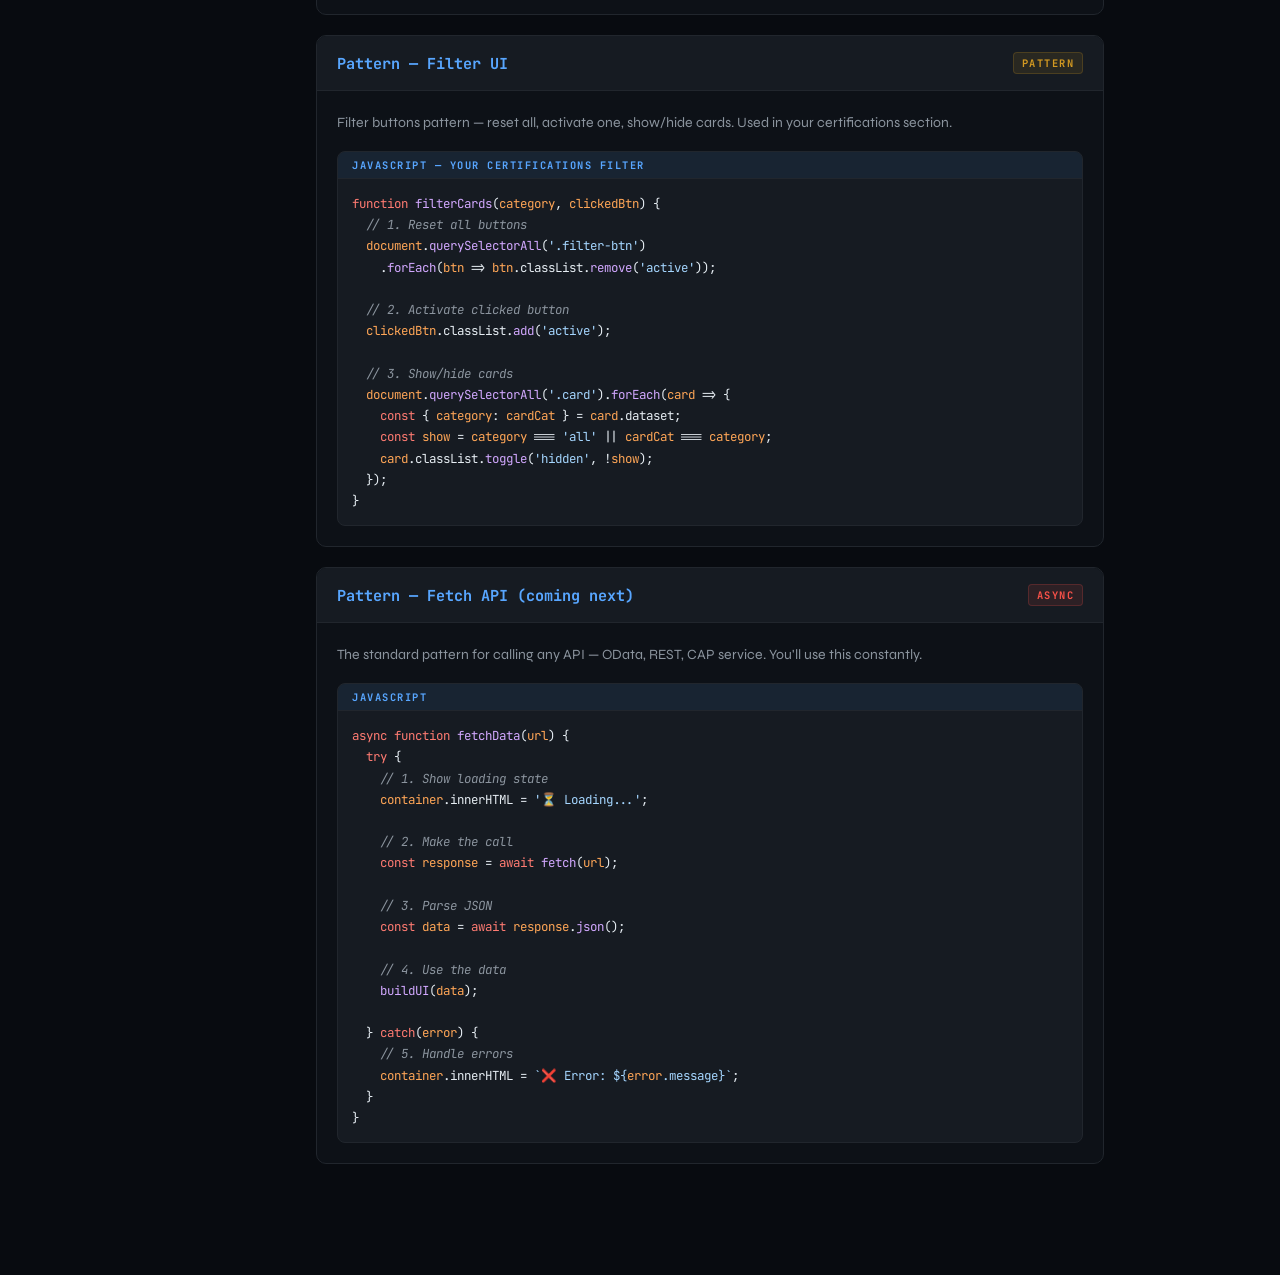
<file: js-reference.html>
<!DOCTYPE html>
<html lang="en">
<head>
    <meta charset="UTF-8">
    <meta name="viewport" content="width=device-width, initial-scale=1.0">
    <title>JavaScript Reference — Rajesh Sirri</title>
    <link href="https://fonts.googleapis.com/css2?family=JetBrains+Mono:wght@400;600;700&family=Syne:wght@400;600;700;800&display=swap" rel="stylesheet">
    <style>
        :root {
            --bg:        #080b10;
            --surface:   #0d1117;
            --surface2:  #161b22;
            --border:    #21262d;
            --accent:    #2E75B6;
            --accent2:   #58a6ff;
            --green:     #3fb950;
            --orange:    #d29922;
            --red:       #f85149;
            --purple:    #bc8cff;
            --text:      #e6edf3;
            --muted:     #8b949e;
            --code-bg:   #161b22;
        }

        * { margin: 0; padding: 0; box-sizing: border-box; }

        html { scroll-behavior: smooth; }

        body {
            font-family: 'Syne', sans-serif;
            background: var(--bg);
            color: var(--text);
            min-height: 100vh;
            overflow-x: hidden;
        }

        /* ── GRID BACKGROUND ── */
        body::before {
            content: '';
            position: fixed;
            inset: 0;
            background-image:
                linear-gradient(rgba(46,117,182,0.04) 1px, transparent 1px),
                linear-gradient(90deg, rgba(46,117,182,0.04) 1px, transparent 1px);
            background-size: 40px 40px;
            pointer-events: none;
            z-index: 0;
        }

        /* ── LAYOUT ── */
        .wrapper {
            display: grid;
            grid-template-columns: 260px 1fr;
            min-height: 100vh;
            position: relative;
            z-index: 1;
        }

        /* ── SIDEBAR ── */
        .sidebar {
            position: sticky;
            top: 0;
            height: 100vh;
            overflow-y: auto;
            background: var(--surface);
            border-right: 1px solid var(--border);
            padding: 32px 0;
            display: flex;
            flex-direction: column;
        }

        .sidebar::-webkit-scrollbar { width: 4px; }
        .sidebar::-webkit-scrollbar-track { background: transparent; }
        .sidebar::-webkit-scrollbar-thumb { background: var(--border); border-radius: 2px; }

        .sidebar-header {
            padding: 0 24px 24px;
            border-bottom: 1px solid var(--border);
            margin-bottom: 16px;
        }

        .sidebar-logo {
            font-size: 0.7rem;
            font-weight: 700;
            letter-spacing: 3px;
            text-transform: uppercase;
            color: var(--accent2);
            margin-bottom: 6px;
        }

        .sidebar-title {
            font-size: 1.1rem;
            font-weight: 800;
            color: var(--text);
            line-height: 1.3;
        }

        .sidebar-sub {
            font-size: 0.75rem;
            color: var(--muted);
            margin-top: 4px;
            font-family: 'JetBrains Mono', monospace;
        }

        .nav-section {
            padding: 8px 24px 4px;
            font-size: 0.65rem;
            font-weight: 700;
            letter-spacing: 2px;
            text-transform: uppercase;
            color: var(--muted);
            margin-top: 8px;
        }

        .nav-link {
            display: flex;
            align-items: center;
            gap: 10px;
            padding: 8px 24px;
            color: var(--muted);
            text-decoration: none;
            font-size: 0.85rem;
            font-weight: 600;
            transition: all 0.2s;
            border-left: 2px solid transparent;
        }

        .nav-link:hover {
            color: var(--text);
            background: var(--surface2);
            border-left-color: var(--accent);
        }

        .nav-link.active {
            color: var(--accent2);
            border-left-color: var(--accent2);
            background: rgba(88,166,255,0.06);
        }

        .nav-dot {
            width: 6px;
            height: 6px;
            border-radius: 50%;
            background: currentColor;
            flex-shrink: 0;
        }

        .sidebar-footer {
            margin-top: auto;
            padding: 16px 24px 0;
            border-top: 1px solid var(--border);
        }

        .sidebar-footer p {
            font-size: 0.7rem;
            color: var(--muted);
            font-family: 'JetBrains Mono', monospace;
        }

        /* ── MAIN CONTENT ── */
        .main {
            padding: 48px 56px;
            max-width: 900px;
        }

        /* ── PAGE HEADER ── */
        .page-header {
            margin-bottom: 56px;
            padding-bottom: 32px;
            border-bottom: 1px solid var(--border);
        }

        .page-eyebrow {
            font-size: 0.7rem;
            font-weight: 700;
            letter-spacing: 3px;
            text-transform: uppercase;
            color: var(--accent);
            margin-bottom: 12px;
            font-family: 'JetBrains Mono', monospace;
        }

        .page-title {
            font-size: 3rem;
            font-weight: 800;
            line-height: 1.1;
            background: linear-gradient(135deg, var(--text) 0%, var(--accent2) 100%);
            -webkit-background-clip: text;
            -webkit-text-fill-color: transparent;
            background-clip: text;
            margin-bottom: 16px;
        }

        .page-desc {
            font-size: 1rem;
            color: var(--muted);
            line-height: 1.7;
            max-width: 580px;
        }

        .page-desc strong { color: var(--accent2); font-weight: 600; }

        .badge-row {
            display: flex;
            gap: 8px;
            flex-wrap: wrap;
            margin-top: 20px;
        }

        .badge {
            padding: 4px 12px;
            border-radius: 20px;
            font-size: 0.7rem;
            font-weight: 700;
            letter-spacing: 1px;
            text-transform: uppercase;
            font-family: 'JetBrains Mono', monospace;
        }

        .badge-blue   { background: rgba(46,117,182,0.15); color: var(--accent2); border: 1px solid rgba(46,117,182,0.3); }
        .badge-green  { background: rgba(63,185,80,0.15);  color: var(--green);   border: 1px solid rgba(63,185,80,0.3); }
        .badge-purple { background: rgba(188,140,255,0.15);color: var(--purple);  border: 1px solid rgba(188,140,255,0.3); }
        .badge-orange { background: rgba(210,153,34,0.15); color: var(--orange);  border: 1px solid rgba(210,153,34,0.3); }

        /* ── SECTIONS ── */
        .section {
            margin-bottom: 64px;
            scroll-margin-top: 32px;
        }

        .section-header {
            display: flex;
            align-items: center;
            gap: 16px;
            margin-bottom: 28px;
        }

        .section-number {
            font-family: 'JetBrains Mono', monospace;
            font-size: 0.7rem;
            font-weight: 700;
            color: var(--accent);
            background: rgba(46,117,182,0.1);
            border: 1px solid rgba(46,117,182,0.2);
            padding: 4px 10px;
            border-radius: 4px;
            white-space: nowrap;
        }

        .section-title {
            font-size: 1.6rem;
            font-weight: 800;
            color: var(--text);
        }

        .section-line {
            flex: 1;
            height: 1px;
            background: var(--border);
        }

        /* ── CONCEPT CARDS ── */
        .concept {
            background: var(--surface);
            border: 1px solid var(--border);
            border-radius: 10px;
            margin-bottom: 20px;
            overflow: hidden;
            transition: border-color 0.2s;
        }

        .concept:hover { border-color: var(--accent); }

        .concept-header {
            padding: 16px 20px;
            background: var(--surface2);
            border-bottom: 1px solid var(--border);
            display: flex;
            align-items: center;
            justify-content: space-between;
            gap: 12px;
        }

        .concept-name {
            font-family: 'JetBrains Mono', monospace;
            font-size: 0.95rem;
            font-weight: 700;
            color: var(--accent2);
        }

        .concept-tag {
            font-size: 0.65rem;
            font-weight: 700;
            letter-spacing: 1.5px;
            text-transform: uppercase;
            padding: 3px 8px;
            border-radius: 4px;
            font-family: 'JetBrains Mono', monospace;
        }

        .tag-es6     { background: rgba(63,185,80,0.1);   color: var(--green);  border: 1px solid rgba(63,185,80,0.2); }
        .tag-dom     { background: rgba(46,117,182,0.1);  color: var(--accent2);border: 1px solid rgba(46,117,182,0.2); }
        .tag-array   { background: rgba(188,140,255,0.1); color: var(--purple); border: 1px solid rgba(188,140,255,0.2); }
        .tag-event   { background: rgba(210,153,34,0.1);  color: var(--orange); border: 1px solid rgba(210,153,34,0.2); }
        .tag-async   { background: rgba(248,81,73,0.1);   color: var(--red);    border: 1px solid rgba(248,81,73,0.2); }

        .concept-body { padding: 20px; }

        .concept-desc {
            font-size: 0.88rem;
            color: var(--muted);
            line-height: 1.7;
            margin-bottom: 16px;
        }

        .concept-desc strong { color: var(--text); font-weight: 600; }

        /* ── CODE BLOCKS ── */
        .code-grid {
            display: grid;
            grid-template-columns: 1fr 1fr;
            gap: 12px;
            margin-bottom: 12px;
        }

        .code-block {
            background: var(--code-bg);
            border: 1px solid var(--border);
            border-radius: 8px;
            overflow: hidden;
        }

        .code-block.full { grid-column: 1 / -1; }

        .code-label {
            padding: 6px 14px;
            font-size: 0.65rem;
            font-weight: 700;
            letter-spacing: 1.5px;
            text-transform: uppercase;
            font-family: 'JetBrains Mono', monospace;
            border-bottom: 1px solid var(--border);
        }

        .label-abap { background: rgba(210,153,34,0.1); color: var(--orange); }
        .label-js   { background: rgba(46,117,182,0.1); color: var(--accent2); }
        .label-note { background: rgba(63,185,80,0.1);  color: var(--green); }
        .label-bad  { background: rgba(248,81,73,0.1);  color: var(--red); }
        .label-good { background: rgba(63,185,80,0.1);  color: var(--green); }

        pre {
            padding: 14px;
            font-family: 'JetBrains Mono', monospace;
            font-size: 0.78rem;
            line-height: 1.7;
            overflow-x: auto;
            color: var(--text);
        }

        pre::-webkit-scrollbar { height: 4px; }
        pre::-webkit-scrollbar-track { background: transparent; }
        pre::-webkit-scrollbar-thumb { background: var(--border); }

        /* syntax colors */
        .k  { color: #ff7b72; }  /* keywords */
        .f  { color: #d2a8ff; }  /* functions */
        .s  { color: #a5d6ff; }  /* strings */
        .c  { color: #8b949e; font-style: italic; }  /* comments */
        .n  { color: #79c0ff; }  /* numbers */
        .v  { color: #ffa657; }  /* variables */
        .p  { color: var(--text); }  /* punctuation */
        .g  { color: var(--green); }  /* green highlight */
        .o  { color: var(--orange); } /* orange highlight */

        /* ── SAP CALLOUT ── */
        .sap-callout {
            display: flex;
            gap: 12px;
            padding: 14px 16px;
            background: rgba(210,153,34,0.06);
            border: 1px solid rgba(210,153,34,0.2);
            border-radius: 8px;
            margin-top: 12px;
        }

        .sap-icon {
            font-size: 1rem;
            flex-shrink: 0;
            margin-top: 1px;
        }

        .sap-text {
            font-size: 0.82rem;
            color: var(--muted);
            line-height: 1.6;
        }

        .sap-text strong { color: var(--orange); }

        /* ── QUICK REF TABLE ── */
        .ref-table {
            width: 100%;
            border-collapse: collapse;
            font-size: 0.82rem;
            font-family: 'JetBrains Mono', monospace;
            margin-top: 8px;
        }

        .ref-table th {
            text-align: left;
            padding: 10px 14px;
            background: var(--surface2);
            color: var(--muted);
            font-size: 0.65rem;
            letter-spacing: 1.5px;
            text-transform: uppercase;
            border-bottom: 1px solid var(--border);
        }

        .ref-table td {
            padding: 10px 14px;
            border-bottom: 1px solid var(--border);
            vertical-align: top;
            line-height: 1.5;
        }

        .ref-table tr:last-child td { border-bottom: none; }
        .ref-table tr:hover td { background: var(--surface2); }

        .ref-table .method { color: var(--accent2); }
        .ref-table .desc   { color: var(--muted); }
        .ref-table .abap   { color: var(--orange); }

        /* ── HIGHLIGHT BOX ── */
        .highlight-box {
            padding: 14px 18px;
            border-radius: 8px;
            margin-top: 12px;
            font-size: 0.85rem;
            line-height: 1.6;
        }

        .highlight-rule {
            background: rgba(88,166,255,0.06);
            border: 1px solid rgba(88,166,255,0.15);
            color: var(--muted);
        }

        .highlight-rule strong { color: var(--accent2); }

        /* ── SEARCH ── */
        .search-wrap {
            padding: 0 24px 16px;
        }

        .search-input {
            width: 100%;
            padding: 8px 12px;
            background: var(--surface2);
            border: 1px solid var(--border);
            border-radius: 6px;
            color: var(--text);
            font-family: 'JetBrains Mono', monospace;
            font-size: 0.78rem;
            outline: none;
            transition: border-color 0.2s;
        }

        .search-input::placeholder { color: var(--muted); }
        .search-input:focus { border-color: var(--accent); }

        /* ── PROGRESS BAR ── */
        .progress-bar {
            position: fixed;
            top: 0;
            left: 0;
            height: 2px;
            background: linear-gradient(90deg, var(--accent), var(--accent2));
            z-index: 1000;
            transition: width 0.1s;
        }

        /* ── BACK TO TOP ── */
        .back-top {
            position: fixed;
            bottom: 32px;
            right: 32px;
            width: 40px;
            height: 40px;
            background: var(--accent);
            border: none;
            border-radius: 8px;
            color: white;
            font-size: 1.1rem;
            cursor: pointer;
            opacity: 0;
            transform: translateY(10px);
            transition: all 0.3s;
            z-index: 100;
        }

        .back-top.visible { opacity: 1; transform: translateY(0); }
        .back-top:hover { background: var(--accent2); }

        /* ── RESPONSIVE ── */
        @media (max-width: 900px) {
            .wrapper { grid-template-columns: 1fr; }
            .sidebar { position: relative; height: auto; }
            .main { padding: 32px 24px; }
            .code-grid { grid-template-columns: 1fr; }
            .page-title { font-size: 2rem; }
        }
    </style>
</head>
<body>

<div class="progress-bar" id="progress"></div>
<button class="back-top" id="backTop" onclick="window.scrollTo({top:0,behavior:'smooth'})">↑</button>

<div class="wrapper">

    <!-- ── SIDEBAR ── -->
    <aside class="sidebar">
        <div class="sidebar-header">
            <div class="sidebar-logo">JS Reference</div>
            <div class="sidebar-title">JavaScript Cheat Sheet</div>
            <div class="sidebar-sub">// Rajesh Sirri · 2025</div>
        </div>

        <div class="search-wrap">
            <input class="search-input" type="text" placeholder="Search concepts..." id="searchInput" oninput="searchConcepts(this.value)" />
        </div>

        <div class="nav-section">Fundamentals</div>
        <a href="#es6" class="nav-link"><span class="nav-dot" style="color:var(--green)"></span>ES6 Modern Features</a>
        <a href="#dom" class="nav-link"><span class="nav-dot" style="color:var(--accent2)"></span>DOM Manipulation</a>

        <div class="nav-section">Data</div>
        <a href="#arrays" class="nav-link"><span class="nav-dot" style="color:var(--purple)"></span>Arrays & Objects</a>
        <a href="#array-methods" class="nav-link"><span class="nav-dot" style="color:var(--purple)"></span>Array Methods</a>

        <div class="nav-section">Interaction</div>
        <a href="#events" class="nav-link"><span class="nav-dot" style="color:var(--orange)"></span>Events</a>
        <a href="#async" class="nav-link"><span class="nav-dot" style="color:var(--red)"></span>Promises & Async</a>

        <div class="nav-section">Quick Reference</div>
        <a href="#quickref" class="nav-link"><span class="nav-dot"></span>All Methods</a>
        <a href="#patterns" class="nav-link"><span class="nav-dot"></span>Common Patterns</a>

        <div class="sidebar-footer">
            <p>Built session by session 🚀</p>
            <p style="margin-top:4px;color:var(--accent2)">rsirri.github.io</p>
        </div>
    </aside>

    <!-- ── MAIN ── -->
    <main class="main">

        <!-- PAGE HEADER -->
        <header class="page-header">
            <div class="page-eyebrow">// Personal Reference</div>
            <h1 class="page-title">JavaScript<br>Cheat Sheet</h1>
            <p class="page-desc">
                Every concept learned — with <strong>ABAP parallels</strong> so it always clicks.
                Built session by session, concept by concept.
            </p>
            <div class="badge-row">
                <span class="badge badge-green">ES6+</span>
                <span class="badge badge-blue">DOM</span>
                <span class="badge badge-purple">Arrays</span>
                <span class="badge badge-orange">Events</span>
                <span class="badge badge-blue">Async/Await</span>
            </div>
        </header>

        <!-- ════════════════════════════════ -->
        <!-- SECTION 1 — ES6                  -->
        <!-- ════════════════════════════════ -->
        <section class="section" id="es6">
            <div class="section-header">
                <span class="section-number">01</span>
                <h2 class="section-title">ES6 Modern Features</h2>
                <div class="section-line"></div>
            </div>

            <!-- const / let -->
            <div class="concept" data-search="const let var variable declaration">
                <div class="concept-header">
                    <span class="concept-name">const / let / var</span>
                    <span class="concept-tag tag-es6">ES6</span>
                </div>
                <div class="concept-body">
                    <p class="concept-desc">
                        <strong>const</strong> — value never changes. Use by default.<br>
                        <strong>let</strong> — value can change. Use only when needed.<br>
                        <strong>var</strong> — old way. Never use in modern JS.
                    </p>
                    <div class="code-grid">
                        <div class="code-block">
                            <div class="code-label label-js">JavaScript</div>
                            <pre><span class="k">const</span> <span class="v">name</span> = <span class="s">'Rajesh'</span>;   <span class="c">// cannot reassign</span>
<span class="k">let</span> <span class="v">score</span> = <span class="n">10</span>;         <span class="c">// can reassign</span>
<span class="v">score</span> = <span class="n">20</span>;             <span class="c">// ✅ fine</span>
<span class="c">// name = 'John'        // ❌ error</span></pre>
                        </div>
                        <div class="code-block">
                            <div class="code-label label-abap">ABAP Parallel</div>
                            <pre><span class="c">" const = CONSTANTS</span>
<span class="k">CONSTANTS</span> <span class="v">lc_name</span> <span class="k">TYPE</span> string
  <span class="k">VALUE</span> <span class="s">'Rajesh'</span>.

<span class="c">" let = DATA</span>
<span class="k">DATA</span> <span class="v">lv_score</span> <span class="k">TYPE</span> i <span class="k">VALUE</span> <span class="n">10</span>.
<span class="v">lv_score</span> = <span class="n">20</span>.</pre>
                        </div>
                    </div>
                    <div class="highlight-box highlight-rule">
                        <strong>Rule:</strong> Always start with <strong>const</strong>. Only switch to <strong>let</strong> if you need to reassign. Never use <strong>var</strong>.
                    </div>
                </div>
            </div>

            <!-- Arrow Functions -->
            <div class="concept" data-search="arrow function fat arrow es6">
                <div class="concept-header">
                    <span class="concept-name">Arrow Functions  =>;</span>
                    <span class="concept-tag tag-es6">ES6</span>
                </div>
                <div class="concept-body">
                    <p class="concept-desc">Shorter syntax for functions. No <code style="color:var(--accent2)">function</code> keyword needed.</p>
                    <div class="code-grid">
                        <div class="code-block">
                            <div class="code-label label-bad">Old Way</div>
                            <pre><span class="k">function</span> <span class="f">add</span>(<span class="v">a</span>, <span class="v">b</span>) {
  <span class="k">return</span> <span class="v">a</span> + <span class="v">b</span>;
}</pre>
                        </div>
                        <div class="code-block">
                            <div class="code-label label-good">Arrow Function</div>
                            <pre><span class="k">const</span> <span class="f">add</span> = (<span class="v">a</span>, <span class="v">b</span>) => <span class="v">a</span> + <span class="v">b</span>;

<span class="c">// one param — no brackets</span>
<span class="k">const</span> <span class="f">double</span> = <span class="v">n</span> => <span class="v">n</span> * <span class="n">2</span>;</pre>
                        </div>
                        <div class="code-block full">
                            <div class="code-label label-js">Multi-line Arrow Function</div>
                            <pre><span class="k">const</span> <span class="f">describe</span> = (<span class="v">name</span>, <span class="v">years</span>) => {
  <span class="k">const</span> <span class="v">level</span> = <span class="v">years</span> > <span class="n">10</span> ? <span class="s">'Senior'</span> : <span class="s">'Junior'</span>;
  <span class="k">return</span> <span class="s">`<span class="v">${name}</span> is a <span class="v">${level}</span> developer`</span>;
};</pre>
                        </div>
                    </div>
                </div>
            </div>

            <!-- Template Literals -->
            <div class="concept" data-search="template literal string interpolation backtick">
                <div class="concept-header">
                    <span class="concept-name">Template Literals  `${}`</span>
                    <span class="concept-tag tag-es6">ES6</span>
                </div>
                <div class="concept-body">
                    <p class="concept-desc">String interpolation using backticks. Replaces messy string concatenation.</p>
                    <div class="code-grid">
                        <div class="code-block">
                            <div class="code-label label-bad">Old Way (concatenation)</div>
                            <pre><span class="k">const</span> <span class="v">msg</span> = <span class="s">'Hello '</span> + <span class="v">name</span> +
  <span class="s">', you have '</span> + <span class="v">years</span> + <span class="s">' years'</span>;</pre>
                        </div>
                        <div class="code-block">
                            <div class="code-label label-good">Template Literal</div>
                            <pre><span class="k">const</span> <span class="v">msg</span> = <span class="s">`Hello <span class="v">${name}</span>,
  you have <span class="v">${years}</span> years`</span>;</pre>
                        </div>
                    </div>
                    <div class="sap-callout">
                        <span class="sap-icon">🔷</span>
                        <div class="sap-text"><strong>ABAP:</strong> Like <strong>|Hello { lv_name }|</strong> string template syntax in modern ABAP.</div>
                    </div>
                </div>
            </div>

            <!-- Destructuring -->
            <div class="concept" data-search="destructuring extract object array">
                <div class="concept-header">
                    <span class="concept-name">Destructuring  { }</span>
                    <span class="concept-tag tag-es6">ES6</span>
                </div>
                <div class="concept-body">
                    <p class="concept-desc">Extract multiple values from objects or arrays in one clean line.</p>
                    <div class="code-grid">
                        <div class="code-block">
                            <div class="code-label label-bad">Old Way</div>
                            <pre><span class="k">const</span> <span class="v">name</span>  = <span class="v">dev</span>.name;
<span class="k">const</span> <span class="v">role</span>  = <span class="v">dev</span>.role;
<span class="k">const</span> <span class="v">years</span> = <span class="v">dev</span>.years;</pre>
                        </div>
                        <div class="code-block">
                            <div class="code-label label-good">Destructuring</div>
                            <pre><span class="k">const</span> { <span class="v">name</span>, <span class="v">role</span>, <span class="v">years</span> } = <span class="v">dev</span>;

<span class="c">// with rename</span>
<span class="k">const</span> { <span class="v">name</span>: <span class="v">devName</span> } = <span class="v">dev</span>;</pre>
                        </div>
                        <div class="code-block full">
                            <div class="code-label label-js">Array Destructuring</div>
                            <pre><span class="k">const</span> [<span class="v">first</span>, <span class="v">second</span>, <span class="v">third</span>] = [<span class="s">'blue'</span>, <span class="s">'red'</span>, <span class="s">'green'</span>];
<span class="c">// first = 'blue', second = 'red', third = 'green'</span></pre>
                        </div>
                    </div>
                    <div class="sap-callout">
                        <span class="sap-icon">🔷</span>
                        <div class="sap-text"><strong>ABAP:</strong> Like copying structure fields — <strong>lv_name = ls_dev-name.</strong> but all in one line.</div>
                    </div>
                </div>
            </div>

            <!-- Spread -->
            <div class="concept" data-search="spread operator copy merge object array">
                <div class="concept-header">
                    <span class="concept-name">Spread Operator  ...</span>
                    <span class="concept-tag tag-es6">ES6</span>
                </div>
                <div class="concept-body">
                    <p class="concept-desc">Copy all properties of an object or elements of an array. Copy and override in one step.</p>
                    <div class="code-grid">
                        <div class="code-block">
                            <div class="code-label label-js">Object Spread</div>
                            <pre><span class="k">const</span> <span class="v">copy</span>    = { ...<span class="v">dev</span> };
<span class="k">const</span> <span class="v">updated</span> = { ...<span class="v">dev</span>, <span class="v">role</span>: <span class="s">'Architect'</span> };
<span class="k">const</span> <span class="v">merged</span>  = { ...<span class="v">dev</span>, ...<span class="v">extra</span> };</pre>
                        </div>
                        <div class="code-block">
                            <div class="code-label label-js">Array Spread</div>
                            <pre><span class="k">const</span> <span class="v">a</span> = [<span class="n">1</span>, <span class="n">2</span>, <span class="n">3</span>];
<span class="k">const</span> <span class="v">b</span> = [<span class="n">4</span>, <span class="n">5</span>, <span class="n">6</span>];
<span class="k">const</span> <span class="v">all</span> = [...<span class="v">a</span>, ...<span class="v">b</span>];</pre>
                        </div>
                    </div>
                    <div class="sap-callout">
                        <span class="sap-icon">🔷</span>
                        <div class="sap-text"><strong>ABAP:</strong> Like <strong>ls_new = ls_old.</strong> then overriding specific fields after copy.</div>
                    </div>
                </div>
            </div>

            <!-- Optional Chaining -->
            <div class="concept" data-search="optional chaining nullish coalescing safe access undefined">
                <div class="concept-header">
                    <span class="concept-name">Optional Chaining  ?.  and  ??</span>
                    <span class="concept-tag tag-es6">ES6</span>
                </div>
                <div class="concept-body">
                    <p class="concept-desc">
                        <strong>?.</strong> — safe property access. Returns undefined instead of crashing.<br>
                        <strong>??</strong> — nullish coalescing. Provide fallback if value is null/undefined.
                    </p>
                    <div class="code-grid">
                        <div class="code-block">
                            <div class="code-label label-bad">Without — crashes if missing</div>
                            <pre><span class="c">// if dev.address is undefined → ERROR</span>
<span class="k">const</span> <span class="v">city</span> = <span class="v">dev</span>.address.city;</pre>
                        </div>
                        <div class="code-block">
                            <div class="code-label label-good">With ?. — safe</div>
                            <pre><span class="c">// returns undefined if address missing</span>
<span class="k">const</span> <span class="v">city</span> = <span class="v">dev</span>?.<span class="v">address</span>?.<span class="v">city</span>;

<span class="c">// with fallback using ??</span>
<span class="k">const</span> <span class="v">city</span> = <span class="v">dev</span>?.<span class="v">address</span>?.<span class="v">city</span> ?? <span class="s">'Unknown'</span>;</pre>
                        </div>
                    </div>
                    <div class="sap-callout">
                        <span class="sap-icon">🔷</span>
                        <div class="sap-text"><strong>ABAP:</strong> Like checking <strong>IS NOT INITIAL</strong> before accessing nested fields. Prevents dump equivalent.</div>
                    </div>
                </div>
            </div>

        </section>

        <!-- ════════════════════════════════ -->
        <!-- SECTION 2 — DOM                  -->
        <!-- ════════════════════════════════ -->
        <section class="section" id="dom">
            <div class="section-header">
                <span class="section-number">02</span>
                <h2 class="section-title">DOM Manipulation</h2>
                <div class="section-line"></div>
            </div>

            <div class="concept" data-search="querySelector getElementById DOM find element">
                <div class="concept-header">
                    <span class="concept-name">Finding Elements</span>
                    <span class="concept-tag tag-dom">DOM</span>
                </div>
                <div class="concept-body">
                    <div class="code-block full">
                        <div class="code-label label-js">JavaScript</div>
                        <pre><span class="c">// Single element — returns first match</span>
<span class="k">const</span> <span class="v">btn</span>  = <span class="v">document</span>.<span class="f">querySelector</span>(<span class="s">'#myBtn'</span>);     <span class="c">// by id</span>
<span class="k">const</span> <span class="v">box</span>  = <span class="v">document</span>.<span class="f">querySelector</span>(<span class="s">'.myBox'</span>);    <span class="c">// by class</span>
<span class="k">const</span> <span class="v">h1</span>   = <span class="v">document</span>.<span class="f">querySelector</span>(<span class="s">'h1'</span>);         <span class="c">// by tag</span>

<span class="c">// Multiple elements — returns NodeList (loop with forEach)</span>
<span class="k">const</span> <span class="v">btns</span> = <span class="v">document</span>.<span class="f">querySelectorAll</span>(<span class="s">'.btn'</span>);
<span class="v">btns</span>.<span class="f">forEach</span>(<span class="v">btn</span> => <span class="v">btn</span>.<span class="f">addEventListener</span>(<span class="s">'click'</span>, <span class="f">handler</span>));</pre>
                    </div>
                </div>
            </div>

            <div class="concept" data-search="textContent innerHTML style classList DOM change modify">
                <div class="concept-header">
                    <span class="concept-name">Reading & Changing Elements</span>
                    <span class="concept-tag tag-dom">DOM</span>
                </div>
                <div class="concept-body">
                    <div class="code-block full">
                        <div class="code-label label-js">JavaScript</div>
                        <pre><span class="k">const</span> <span class="v">el</span> = <span class="v">document</span>.<span class="f">querySelector</span>(<span class="s">'#myEl'</span>);

<span class="c">// Text content (safe — no HTML parsing)</span>
<span class="v">el</span>.textContent = <span class="s">'New text'</span>;

<span class="c">// HTML content (parses HTML tags)</span>
<span class="v">el</span>.innerHTML = <span class="s">`&lt;strong&gt;Bold text&lt;/strong&gt;`</span>;

<span class="c">// Inline styles</span>
<span class="v">el</span>.style.backgroundColor = <span class="s">'#2E75B6'</span>;
<span class="v">el</span>.style.display = <span class="s">'none'</span>;

<span class="c">// CSS classes</span>
<span class="v">el</span>.classList.<span class="f">add</span>(<span class="s">'active'</span>);
<span class="v">el</span>.classList.<span class="f">remove</span>(<span class="s">'active'</span>);
<span class="v">el</span>.classList.<span class="f">toggle</span>(<span class="s">'active'</span>);    <span class="c">// adds if missing, removes if present</span>
<span class="v">el</span>.classList.<span class="f">contains</span>(<span class="s">'active'</span>); <span class="c">// true/false</span>

<span class="c">// Data attributes</span>
<span class="v">el</span>.<span class="f">getAttribute</span>(<span class="s">'data-category'</span>); <span class="c">// read</span>
<span class="v">el</span>.<span class="f">setAttribute</span>(<span class="s">'data-category'</span>, <span class="s">'new'</span>); <span class="c">// write</span></pre>
                    </div>
                </div>
            </div>

            <div class="concept" data-search="createElement appendChild remove DOM create add delete">
                <div class="concept-header">
                    <span class="concept-name">Creating & Removing Elements</span>
                    <span class="concept-tag tag-dom">DOM</span>
                </div>
                <div class="concept-body">
                    <div class="code-block full">
                        <div class="code-label label-js">JavaScript</div>
                        <pre><span class="c">// Create new element</span>
<span class="k">const</span> <span class="v">div</span> = <span class="v">document</span>.<span class="f">createElement</span>(<span class="s">'div'</span>);
<span class="v">div</span>.className = <span class="s">'card'</span>;
<span class="v">div</span>.textContent = <span class="s">'New card'</span>;

<span class="c">// Add to page</span>
<span class="v">document</span>.body.<span class="f">appendChild</span>(<span class="v">div</span>);           <span class="c">// at end</span>
<span class="v">container</span>.<span class="f">prepend</span>(<span class="v">div</span>);                   <span class="c">// at start</span>

<span class="c">// Remove from page</span>
<span class="v">div</span>.<span class="f">remove</span>();

<span class="c">// Build HTML directly (faster for multiple elements)</span>
<span class="v">container</span>.innerHTML += <span class="s">`&lt;div class="card"&gt;${data}&lt;/div&gt;`</span>;</pre>
                    </div>
                </div>
            </div>

        </section>

        <!-- ════════════════════════════════ -->
        <!-- SECTION 3 — ARRAYS & OBJECTS     -->
        <!-- ════════════════════════════════ -->
        <section class="section" id="arrays">
            <div class="section-header">
                <span class="section-number">03</span>
                <h2 class="section-title">Arrays & Objects</h2>
                <div class="section-line"></div>
            </div>

            <div class="concept" data-search="array object structure internal table nested">
                <div class="concept-header">
                    <span class="concept-name">Arrays & Objects — The Mental Model</span>
                    <span class="concept-tag tag-array">Data</span>
                </div>
                <div class="concept-body">
                    <div class="code-grid">
                        <div class="code-block">
                            <div class="code-label label-abap">ABAP</div>
                            <pre><span class="c">" Structure = one record</span>
<span class="k">DATA</span>: <span class="k">BEGIN OF</span> <span class="v">ls_dev</span>,
  <span class="v">name</span>  <span class="k">TYPE</span> string,
  <span class="v">years</span> <span class="k">TYPE</span> i,
<span class="k">END OF</span> <span class="v">ls_dev</span>.

<span class="c">" Internal Table = multiple records</span>
<span class="k">DATA</span> <span class="v">lt_devs</span> <span class="k">LIKE TABLE OF</span> <span class="v">ls_dev</span>.</pre>
                        </div>
                        <div class="code-block">
                            <div class="code-label label-js">JavaScript</div>
                            <pre><span class="c">// Object = one record (like structure)</span>
<span class="k">const</span> <span class="v">dev</span> = {
  <span class="v">name</span>:  <span class="s">'Rajesh'</span>,
  <span class="v">years</span>: <span class="n">14</span>
};

<span class="c">// Array = multiple records (like int. table)</span>
<span class="k">const</span> <span class="v">devs</span> = [
  { <span class="v">name</span>: <span class="s">'Rajesh'</span>, <span class="v">years</span>: <span class="n">14</span> },
  { <span class="v">name</span>: <span class="s">'John'</span>,   <span class="v">years</span>: <span class="n">5</span>  }
];</pre>
                        </div>
                    </div>
                    <div class="highlight-box highlight-rule">
                        <strong>Index starts at 0</strong> — devs[0] = Rajesh, devs[1] = John. Unlike ABAP where table index starts at 1.
                    </div>
                </div>
            </div>

        </section>

        <!-- ════════════════════════════════ -->
        <!-- SECTION 4 — ARRAY METHODS        -->
        <!-- ════════════════════════════════ -->
        <section class="section" id="array-methods">
            <div class="section-header">
                <span class="section-number">04</span>
                <h2 class="section-title">Array Methods</h2>
                <div class="section-line"></div>
            </div>

            <div class="concept" data-search="forEach map filter find reduce loop array methods">
                <div class="concept-header">
                    <span class="concept-name">forEach / map / filter / find</span>
                    <span class="concept-tag tag-array">Array</span>
                </div>
                <div class="concept-body">
                    <div class="code-block full">
                        <div class="code-label label-js">JavaScript — all 4 methods</div>
                        <pre><span class="k">const</span> <span class="v">devs</span> = [
  { <span class="v">name</span>: <span class="s">'Rajesh'</span>, <span class="v">years</span>: <span class="n">14</span>, <span class="v">level</span>: <span class="s">'senior'</span> },
  { <span class="v">name</span>: <span class="s">'John'</span>,   <span class="v">years</span>: <span class="n">4</span>,  <span class="v">level</span>: <span class="s">'junior'</span> },
  { <span class="v">name</span>: <span class="s">'Priya'</span>,  <span class="v">years</span>: <span class="n">10</span>, <span class="v">level</span>: <span class="s">'senior'</span> }
];

<span class="c">// forEach — loop through, no return (LOOP AT)</span>
<span class="v">devs</span>.<span class="f">forEach</span>(<span class="v">dev</span> => <span class="v">console</span>.<span class="f">log</span>(<span class="v">dev</span>.name));

<span class="c">// filter — return matching items (LOOP AT WHERE)</span>
<span class="k">const</span> <span class="v">seniors</span> = <span class="v">devs</span>.<span class="f">filter</span>(<span class="v">dev</span> => <span class="v">dev</span>.level === <span class="s">'senior'</span>);

<span class="c">// map — transform every item, return new array (LOOP AT + modify)</span>
<span class="k">const</span> <span class="v">names</span> = <span class="v">devs</span>.<span class="f">map</span>(<span class="v">dev</span> => <span class="v">dev</span>.name);
<span class="k">const</span> <span class="v">tagged</span> = <span class="v">devs</span>.<span class="f">map</span>(<span class="v">dev</span> => ({ ...<span class="v">dev</span>, <span class="v">name</span>: <span class="v">dev</span>.name + <span class="s">' ⭐'</span> }));

<span class="c">// find — return first match (READ TABLE WITH KEY)</span>
<span class="k">const</span> <span class="v">rajesh</span> = <span class="v">devs</span>.<span class="f">find</span>(<span class="v">dev</span> => <span class="v">dev</span>.name === <span class="s">'Rajesh'</span>);</pre>
                    </div>
                    <div class="sap-callout">
                        <span class="sap-icon">🔷</span>
                        <div class="sap-text">
                            <strong>forEach</strong> = LOOP AT &nbsp;|&nbsp;
                            <strong>filter</strong> = LOOP AT WHERE &nbsp;|&nbsp;
                            <strong>find</strong> = READ TABLE WITH KEY &nbsp;|&nbsp;
                            <strong>map</strong> = LOOP AT + transform
                        </div>
                    </div>
                </div>
            </div>

        </section>

        <!-- ════════════════════════════════ -->
        <!-- SECTION 5 — EVENTS               -->
        <!-- ════════════════════════════════ -->
        <section class="section" id="events">
            <div class="section-header">
                <span class="section-number">05</span>
                <h2 class="section-title">Events</h2>
                <div class="section-line"></div>
            </div>

            <div class="concept" data-search="addEventListener click event listener handler">
                <div class="concept-header">
                    <span class="concept-name">addEventListener — The 3 Parts</span>
                    <span class="concept-tag tag-event">Event</span>
                </div>
                <div class="concept-body">
                    <p class="concept-desc">Every event has three parts: <strong>Target</strong> (what to watch), <strong>Type</strong> (what action), <strong>Handler</strong> (what to run).</p>
                    <div class="code-block full">
                        <div class="code-label label-js">JavaScript</div>
                        <pre><span class="c">//  target       type       handler</span>
<span class="v">button</span>.<span class="f">addEventListener</span>(<span class="s">'click'</span>,    () => { <span class="c">/* ... */</span> });
<span class="v">input</span>.<span class="f">addEventListener</span>(<span class="s">'input'</span>,    (<span class="v">e</span>) => <span class="f">handleInput</span>(<span class="v">e</span>));
<span class="v">input</span>.<span class="f">addEventListener</span>(<span class="s">'focus'</span>,    () => <span class="v">input</span>.classList.<span class="f">add</span>(<span class="s">'active'</span>));
<span class="v">input</span>.<span class="f">addEventListener</span>(<span class="s">'blur'</span>,     () => <span class="v">input</span>.classList.<span class="f">remove</span>(<span class="s">'active'</span>));
<span class="v">box</span>.<span class="f">addEventListener</span>(<span class="s">'mouseenter'</span>, () => <span class="v">box</span>.style.background = <span class="s">'blue'</span>);
<span class="v">box</span>.<span class="f">addEventListener</span>(<span class="s">'mouseleave'</span>, () => <span class="v">box</span>.style.background = <span class="s">''</span>);
<span class="v">window</span>.<span class="f">addEventListener</span>(<span class="s">'scroll'</span>,   () => <span class="f">handleScroll</span>());
<span class="v">window</span>.<span class="f">addEventListener</span>(<span class="s">'load'</span>,     () => <span class="f">init</span>());</pre>
                    </div>
                </div>
            </div>

            <div class="concept" data-search="event object e.target bubbling delegation">
                <div class="concept-header">
                    <span class="concept-name">Event Object & Delegation</span>
                    <span class="concept-tag tag-event">Event</span>
                </div>
                <div class="concept-body">
                    <p class="concept-desc">
                        <strong>e.target</strong> — the exact element that triggered the event.<br>
                        <strong>Bubbling</strong> — events travel upward through all parents automatically.<br>
                        <strong>Delegation</strong> — one listener on parent handles ALL children including dynamic ones.
                    </p>
                    <div class="code-grid">
                        <div class="code-block">
                            <div class="code-label label-bad">Without delegation — fragile</div>
                            <pre><span class="c">// Must add listener to EACH button</span>
<span class="c">// Dynamic buttons won't work</span>
<span class="v">btn1</span>.<span class="f">addEventListener</span>(<span class="s">'click'</span>, <span class="f">handler</span>);
<span class="v">btn2</span>.<span class="f">addEventListener</span>(<span class="s">'click'</span>, <span class="f">handler</span>);
<span class="v">btn3</span>.<span class="f">addEventListener</span>(<span class="s">'click'</span>, <span class="f">handler</span>);</pre>
                        </div>
                        <div class="code-block">
                            <div class="code-label label-good">With delegation — robust</div>
                            <pre><span class="c">// ONE listener handles ALL buttons</span>
<span class="c">// Works for dynamic buttons too</span>
<span class="v">container</span>.<span class="f">addEventListener</span>(<span class="s">'click'</span>, (<span class="v">e</span>) => {
  <span class="k">if</span> (<span class="v">e</span>.target.<span class="v">classList</span>.<span class="f">contains</span>(<span class="s">'btn'</span>)) {
    <span class="f">handler</span>(<span class="v">e</span>.target);
  }
});</pre>
                        </div>
                    </div>
                    <div class="sap-callout">
                        <span class="sap-icon">🔷</span>
                        <div class="sap-text"><strong>e.target</strong> is like <strong>SY-UCOMM</strong> in ABAP — tells you exactly which action/element was triggered.</div>
                    </div>
                </div>
            </div>

        </section>

        <!-- ════════════════════════════════ -->
        <!-- SECTION 6 — ASYNC                -->
        <!-- ════════════════════════════════ -->
        <section class="section" id="async">
            <div class="section-header">
                <span class="section-number">06</span>
                <h2 class="section-title">Promises & Async/Await</h2>
                <div class="section-line"></div>
            </div>

            <div class="concept" data-search="promise resolve reject then catch async await asynchronous">
                <div class="concept-header">
                    <span class="concept-name">Promise — resolve / reject</span>
                    <span class="concept-tag tag-async">Async</span>
                </div>
                <div class="concept-body">
                    <p class="concept-desc">A Promise = a value that will arrive in the future. Three states: <strong>Pending</strong> → <strong>Resolved</strong> or <strong>Rejected</strong>.</p>
                    <div class="code-block full">
                        <div class="code-label label-js">JavaScript</div>
                        <pre><span class="k">const</span> <span class="v">myPromise</span> = <span class="k">new</span> <span class="f">Promise</span>((<span class="v">resolve</span>, <span class="v">reject</span>) => {
  <span class="c">// async work here...</span>
  <span class="k">if</span> (success) {
    <span class="f">resolve</span>(<span class="s">'Data received!'</span>);  <span class="c">// like successful RFC return</span>
  } <span class="k">else</span> {
    <span class="f">reject</span>(<span class="s">'Connection failed'</span>);  <span class="c">// like RFC exception</span>
  }
});

<span class="v">myPromise</span>
  .<span class="f">then</span>(<span class="v">result</span> => <span class="v">console</span>.<span class="f">log</span>(<span class="v">result</span>))  <span class="c">// success</span>
  .<span class="f">catch</span>(<span class="v">error</span>  => <span class="v">console</span>.<span class="f">log</span>(<span class="v">error</span>));  <span class="c">// failure</span></pre>
                    </div>
                    <div class="sap-callout">
                        <span class="sap-icon">🔷</span>
                        <div class="sap-text">
                            <strong>resolve</strong> = successful RFC/BAPI return &nbsp;|&nbsp;
                            <strong>reject</strong> = RAISE EXCEPTION in RFC &nbsp;|&nbsp;
                            <strong>.catch</strong> = CATCH cx_exception
                        </div>
                    </div>
                </div>
            </div>

            <div class="concept" data-search="async await try catch asynchronous modern">
                <div class="concept-header">
                    <span class="concept-name">async / await — Cleaner Promises</span>
                    <span class="concept-tag tag-async">Async</span>
                </div>
                <div class="concept-body">
                    <p class="concept-desc">
                        <strong>async</strong> — marks a function as asynchronous.<br>
                        <strong>await</strong> — pauses THIS function only. Page stays alive. Continues when Promise resolves.
                    </p>
                    <div class="code-grid">
                        <div class="code-block">
                            <div class="code-label label-bad">Promise .then chain</div>
                            <pre><span class="f">fetchData</span>()
  .<span class="f">then</span>(<span class="v">data</span> => <span class="f">process</span>(<span class="v">data</span>))
  .<span class="f">then</span>(<span class="v">result</span> => <span class="f">display</span>(<span class="v">result</span>))
  .<span class="f">catch</span>(<span class="v">err</span> => <span class="f">handleError</span>(<span class="v">err</span>));</pre>
                        </div>
                        <div class="code-block">
                            <div class="code-label label-good">async/await — reads like ABAP</div>
                            <pre><span class="k">async function</span> <span class="f">loadData</span>() {
  <span class="k">try</span> {
    <span class="k">const</span> <span class="v">data</span>   = <span class="k">await</span> <span class="f">fetchData</span>();
    <span class="k">const</span> <span class="v">result</span> = <span class="k">await</span> <span class="f">process</span>(<span class="v">data</span>);
    <span class="f">display</span>(<span class="v">result</span>);
  } <span class="k">catch</span>(<span class="v">err</span>) {
    <span class="f">handleError</span>(<span class="v">err</span>);
  }
}</pre>
                        </div>
                    </div>
                    <div class="sap-callout">
                        <span class="sap-icon">🔷</span>
                        <div class="sap-text">
                            <strong>try/catch</strong> = TRY / CATCH in ABAP OOP &nbsp;|&nbsp;
                            <strong>await</strong> pauses only the current function, NOT the whole page — unlike synchronous ABAP RFC calls.
                        </div>
                    </div>
                </div>
            </div>

        </section>

        <!-- ════════════════════════════════ -->
        <!-- SECTION 7 — QUICK REFERENCE      -->
        <!-- ════════════════════════════════ -->
        <section class="section" id="quickref">
            <div class="section-header">
                <span class="section-number">07</span>
                <h2 class="section-title">Quick Reference</h2>
                <div class="section-line"></div>
            </div>

            <div class="concept">
                <div class="concept-header">
                    <span class="concept-name">All Methods at a Glance</span>
                    <span class="concept-tag tag-dom">Reference</span>
                </div>
                <div class="concept-body">
                    <table class="ref-table">
                        <thead>
                            <tr>
                                <th>Method / Syntax</th>
                                <th>What it does</th>
                                <th>ABAP Equivalent</th>
                            </tr>
                        </thead>
                        <tbody>
                            <tr><td class="method">querySelector('#id')</td><td class="desc">Find element by id</td><td class="abap">READ TABLE ... WITH KEY</td></tr>
                            <tr><td class="method">querySelectorAll('.cls')</td><td class="desc">Find all matching elements</td><td class="abap">LOOP AT lt WHERE...</td></tr>
                            <tr><td class="method">el.textContent = '...'</td><td class="desc">Set text of element</td><td class="abap">lv_text = '...'</td></tr>
                            <tr><td class="method">el.innerHTML = '...'</td><td class="desc">Set HTML of element</td><td class="abap">lv_html = '...'</td></tr>
                            <tr><td class="method">el.classList.add('x')</td><td class="desc">Add CSS class</td><td class="abap">SET PF-STATUS</td></tr>
                            <tr><td class="method">el.classList.toggle('x')</td><td class="desc">Add if missing, remove if present</td><td class="abap">IF x. CLEAR x. ELSE. x = 'X'. ENDIF.</td></tr>
                            <tr><td class="method">el.getAttribute('data-x')</td><td class="desc">Read data attribute</td><td class="abap">ls_row-field</td></tr>
                            <tr><td class="method">arr.forEach(x => ...)</td><td class="desc">Loop through array</td><td class="abap">LOOP AT lt INTO ls</td></tr>
                            <tr><td class="method">arr.filter(x => cond)</td><td class="desc">Return items matching condition</td><td class="abap">LOOP AT lt WHERE field = val</td></tr>
                            <tr><td class="method">arr.map(x => transform)</td><td class="desc">Transform every item, return new array</td><td class="abap">LOOP AT lt + MODIFY</td></tr>
                            <tr><td class="method">arr.find(x => cond)</td><td class="desc">Return first matching item</td><td class="abap">READ TABLE WITH KEY</td></tr>
                            <tr><td class="method">const {a,b} = obj</td><td class="desc">Extract fields from object</td><td class="abap">lv_a = ls-a. lv_b = ls-b.</td></tr>
                            <tr><td class="method">{...obj, x: 'y'}</td><td class="desc">Copy object, override field</td><td class="abap">ls_new = ls_old. ls_new-x = 'y'.</td></tr>
                            <tr><td class="method">obj?.prop?.sub</td><td class="desc">Safe nested access</td><td class="abap">CHECK ls IS NOT INITIAL.</td></tr>
                            <tr><td class="method">val ?? 'fallback'</td><td class="desc">Use fallback if null/undefined</td><td class="abap">IF lv IS INITIAL. lv = 'default'. ENDIF.</td></tr>
                            <tr><td class="method">await fetchData()</td><td class="desc">Wait for async operation</td><td class="abap">CALL FUNCTION (synchronous)</td></tr>
                        </tbody>
                    </table>
                </div>
            </div>
        </section>

        <!-- ════════════════════════════════ -->
        <!-- SECTION 8 — PATTERNS             -->
        <!-- ════════════════════════════════ -->
        <section class="section" id="patterns">
            <div class="section-header">
                <span class="section-number">08</span>
                <h2 class="section-title">Common Patterns</h2>
                <div class="section-line"></div>
            </div>

            <div class="concept" data-search="data driven UI build HTML from array dynamic render">
                <div class="concept-header">
                    <span class="concept-name">Pattern — Data Driven UI</span>
                    <span class="concept-tag tag-array">Pattern</span>
                </div>
                <div class="concept-body">
                    <p class="concept-desc">Store data in arrays. Build HTML dynamically. Never hardcode UI content.</p>
                    <div class="code-block full">
                        <div class="code-label label-js">JavaScript — used in your portfolio</div>
                        <pre><span class="k">const</span> <span class="v">data</span> = [
  { <span class="v">name</span>: <span class="s">'Item 1'</span>, <span class="v">type</span>: <span class="s">'A'</span> },
  { <span class="v">name</span>: <span class="s">'Item 2'</span>, <span class="v">type</span>: <span class="s">'B'</span> }
];

<span class="k">function</span> <span class="f">buildUI</span>() {
  <span class="k">const</span> <span class="v">container</span> = <span class="v">document</span>.<span class="f">querySelector</span>(<span class="s">'#container'</span>);
  <span class="v">container</span>.innerHTML = <span class="s">''</span>;

  <span class="v">data</span>.<span class="f">forEach</span>(({ <span class="v">name</span>, <span class="v">type</span> }) => {   <span class="c">// destructure inline</span>
    <span class="v">container</span>.innerHTML += <span class="s">`
      &lt;div class="card" data-type="${<span class="v">type</span>}"&gt;
        &lt;h3&gt;${<span class="v">name</span>}&lt;/h3&gt;
      &lt;/div&gt;
    `</span>;
  });
}

<span class="f">buildUI</span>(); <span class="c">// call on page load</span></pre>
                    </div>
                </div>
            </div>

            <div class="concept" data-search="filter pattern active class show hide toggle">
                <div class="concept-header">
                    <span class="concept-name">Pattern — Filter UI</span>
                    <span class="concept-tag tag-event">Pattern</span>
                </div>
                <div class="concept-body">
                    <p class="concept-desc">Filter buttons pattern — reset all, activate one, show/hide cards. Used in your certifications section.</p>
                    <div class="code-block full">
                        <div class="code-label label-js">JavaScript — your certifications filter</div>
                        <pre><span class="k">function</span> <span class="f">filterCards</span>(<span class="v">category</span>, <span class="v">clickedBtn</span>) {
  <span class="c">// 1. Reset all buttons</span>
  <span class="v">document</span>.<span class="f">querySelectorAll</span>(<span class="s">'.filter-btn'</span>)
    .<span class="f">forEach</span>(<span class="v">btn</span> => <span class="v">btn</span>.classList.<span class="f">remove</span>(<span class="s">'active'</span>));

  <span class="c">// 2. Activate clicked button</span>
  <span class="v">clickedBtn</span>.classList.<span class="f">add</span>(<span class="s">'active'</span>);

  <span class="c">// 3. Show/hide cards</span>
  <span class="v">document</span>.<span class="f">querySelectorAll</span>(<span class="s">'.card'</span>).<span class="f">forEach</span>(<span class="v">card</span> => {
    <span class="k">const</span> { <span class="v">category</span>: <span class="v">cardCat</span> } = <span class="v">card</span>.dataset;
    <span class="k">const</span> <span class="v">show</span> = <span class="v">category</span> === <span class="s">'all'</span> || <span class="v">cardCat</span> === <span class="v">category</span>;
    <span class="v">card</span>.classList.<span class="f">toggle</span>(<span class="s">'hidden'</span>, !<span class="v">show</span>);
  });
}</pre>
                    </div>
                </div>
            </div>

            <div class="concept" data-search="fetch api odata async await real data">
                <div class="concept-header">
                    <span class="concept-name">Pattern — Fetch API (coming next)</span>
                    <span class="concept-tag tag-async">Async</span>
                </div>
                <div class="concept-body">
                    <p class="concept-desc">The standard pattern for calling any API — OData, REST, CAP service. You'll use this constantly.</p>
                    <div class="code-block full">
                        <div class="code-label label-js">JavaScript</div>
                        <pre><span class="k">async function</span> <span class="f">fetchData</span>(<span class="v">url</span>) {
  <span class="k">try</span> {
    <span class="c">// 1. Show loading state</span>
    <span class="v">container</span>.innerHTML = <span class="s">'⏳ Loading...'</span>;

    <span class="c">// 2. Make the call</span>
    <span class="k">const</span> <span class="v">response</span> = <span class="k">await</span> <span class="f">fetch</span>(<span class="v">url</span>);

    <span class="c">// 3. Parse JSON</span>
    <span class="k">const</span> <span class="v">data</span> = <span class="k">await</span> <span class="v">response</span>.<span class="f">json</span>();

    <span class="c">// 4. Use the data</span>
    <span class="f">buildUI</span>(<span class="v">data</span>);

  } <span class="k">catch</span>(<span class="v">error</span>) {
    <span class="c">// 5. Handle errors</span>
    <span class="v">container</span>.innerHTML = <span class="s">`❌ Error: ${<span class="v">error</span>.message}`</span>;
  }
}</pre>
                    </div>
                </div>
            </div>

        </section>

    </main>
</div>

<script>
    // ── PROGRESS BAR ──
    window.addEventListener('scroll', () => {
        const scrollTop = window.scrollY;
        const docHeight = document.body.scrollHeight - window.innerHeight;
        const progress = (scrollTop / docHeight) * 100;
        document.querySelector('#progress').style.width = progress + '%';

        // back to top
        const backTop = document.querySelector('#backTop');
        backTop.classList.toggle('visible', scrollTop > 400);
    });

    // ── ACTIVE NAV ──
    const sections = document.querySelectorAll('.section');
    const navLinks = document.querySelectorAll('.nav-link');

    const observer = new IntersectionObserver((entries) => {
        entries.forEach(entry => {
            if (entry.isIntersecting) {
                navLinks.forEach(link => link.classList.remove('active'));
                const active = document.querySelector(`.nav-link[href="#${entry.target.id}"]`);
                if (active) active.classList.add('active');
            }
        });
    }, { threshold: 0.3 });

    sections.forEach(s => observer.observe(s));

    // ── SEARCH ──
    function searchConcepts(query) {
        const concepts = document.querySelectorAll('.concept');
        const q = query.toLowerCase();

        concepts.forEach(concept => {
            const searchText = (concept.dataset.search || '') + concept.textContent;
            concept.style.display = searchText.toLowerCase().includes(q) ? 'block' : 'none';
        });
    }
</script>

</body>
</html>
</file>
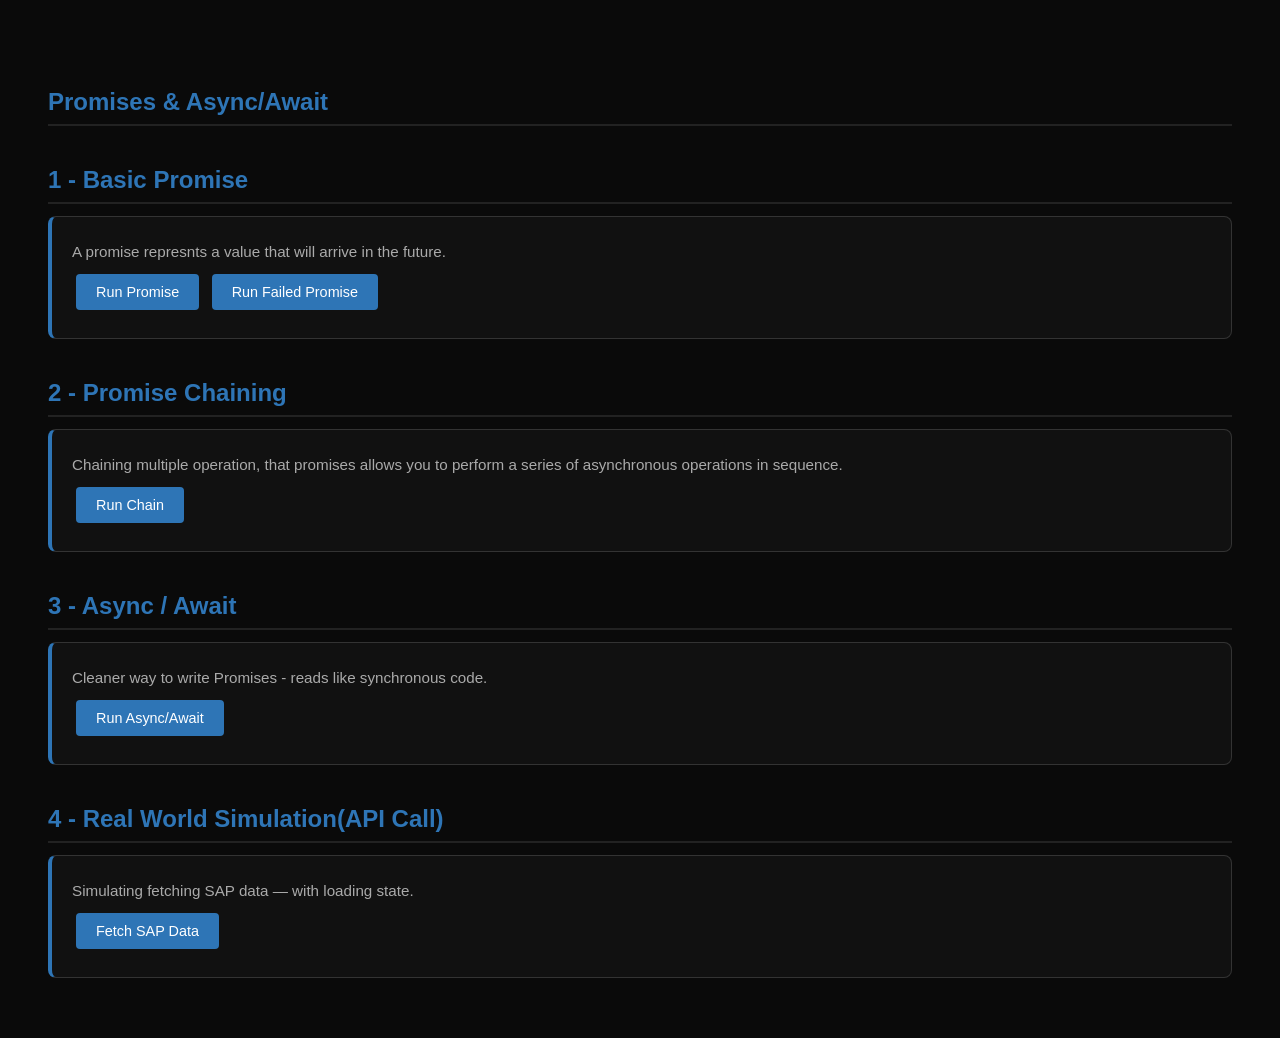
<file: promises-practice.html>
<!DOCTYPE html>
<html>
    <head>
        <title>Promises Practice</title>
        <style>
            body {
            font-family: Arial, sans-serif;
            padding: 40px;
            background: #0a0a0a;
            color: #e0e0e0;
            }
            h2 {
                color: #2E75B6;
                margin: 40px 0 10px;
                padding-bottom: 8px;
                border-bottom: 2px solid #222;
            }
            .box {
                background: #111;
                border: 1px solid #333;
                border-left: 4px solid #2E75B6;
                border-radius: 8px;
                padding: 20px;
                margin: 12px 0;
            }
            .box p { color: #aaaaaa; margin: 6px 0; font-size: 0.95rem; }
            .box code {
                background: #1a1a1a;
                padding: 2px 8px;
                border-radius: 4px;
                color: #2E75B6;
            }
            button {
                padding: 10px 20px;
                margin: 8px 4px;
                background: #2E75B6;
                color: white;
                border: none;
                border-radius: 4px;
                cursor: pointer;
                font-size: 0.9rem;
                transition: all 0.3s;
            }
            button:hover { background: #1a5a9a; }
            .status {
                padding: 12px 16px;
                border-radius: 6px;
                margin: 10px 0;
                font-size: 0.9rem;
            }
            .pending  { background: #1a1a00; border: 1px solid #666600; color: #cccc00; }
            .resolved { background: #001a00; border: 1px solid #006600; color: #00cc00; }
            .rejected { background: #1a0000; border: 1px solid #660000; color: #cc0000; }
        </style>
    </head>
    <body>

        <h2>Promises & Async/Await</h2>

        <!-- 1. Basic Promise -->
        <h2>1 - Basic Promise</h2>
        <div class="box">
            <p>A promise represnts a value that will arrive in the future.</p>
            <button onclick="runBasicPromise()">Run Promise</button>
            <button onclick="runFailedPromise()">Run Failed Promise</button>
            <div id="promise-output"></div>
        </div>

        <!-- 2. Promise Chaining -->
        <h2>2 - Promise Chaining</h2>
        <div class="box">
            <p>Chaining multiple operation, that promises allows you to perform a series of asynchronous operations in sequence.</p>
            <button onclick="runPromiseChain()">Run Chain</button>
            <div id="chain-output"></div>
        </div>

        <!-- 3. Async/Await -->
        <h2>3 - Async / Await</h2>
        <div class="box">
            <p>Cleaner way to write Promises - reads like synchronous code.</p>
            <button onclick="runAsyncAwait()">Run Async/Await</button>
            <div id="async-output"></div>
        </div>

        <!-- 4. Real world simulation -->
        <h2>4 - Real World Simulation(API Call)</h2>
        <div class="box">
            <p>Simulating fetching SAP data — with loading state.</p>
            <button onclick="fetchSAPData()">Fetch SAP Data</button>
            <div id="sap-output"></div>
        </div>

        <script>

            // ================================
            // HELPER FUNCTIONS - simulate delay
            // Like waiting for RFC response
            // ================================
            function wait(ms) {
                return new Promise(resolve => setTimeout(resolve, ms));
            }

            // ================================
            // 1. Basic Promise
            // ================================
            function runBasicPromise() {
                const output = document.querySelector('#promise-output');

                output.innerHTML = '<div class="status pending">⏳ Pending — Promise is running...</div>';

                // Create a promise
                const myPromise = new Promise((resolve, reject) => {
                    //Simulate async work - like waiting for RFC
                    setTimeout(() => {
                        resolve('Data received successfully');
                    }, 2000);
                });

                // Handle the result
                myPromise.then(result => {
                    output.innerHTML = `<div class="status resolved">✅ Resolved — ${result}</div>`;
                }).catch(error => {
                    output.innerHTML = `<div class="status rejected">❌ Rejected — ${error}</div>`;
                })

            }

            function runFailedPromise() {
                const output = document.querySelector('#promise-output');

                output.innerHTML = '<div class="status pending">⏳ Pending — Promise is running...</div>';

                // Create a promise that fails
                const myPromise = new Promise((resolve, reject) => {
                    setTimeout(() => {
                        reject('RFC connection failed!');
                    }, 2000);
                });

                // Handle the result
                myPromise
                    .then(result => {
                        output.innerHTML = `<div class="status resolved">✅ Resolved — ${result}</div>`;
                    })
                    .catch(error => {
                        output.innerHTML = `<div class="status rejected">❌ Rejected — ${error}</div>`;
                    });
            }

            // ================================
            // 2. Promise Chaining
            // Each .then receives result of previous step
            // Like chained RFC calls or processing steps
            // ================================
            async function runPromiseChain() {
                const output = document.querySelector('#chain-output');

                output.innerHTML = '';

                // Step 1
                output.innerHTML += '<div class="status pending">⏳ Step 1: Fetching employee...</div>';
                await wait(1000);
                output.innerHTML += '<div class="status resolved">✅ Step 1: Employee found: Rajesh</div>';

                // Step 2
                output.innerHTML += '<div class="status pending">⏳ Step 2: Fetching assignmetns...</div>';
                await wait(1000);
                output.innerHTML += '<div class="status resolved">✅ Step 2: Assignments found: Kiewit</div>';

                // Step 3
                output.innerHTML += '<div class="status pending">⏳ Step 3: Fetching certifications...</div>';
                await wait(1000);
                output.innerHTML += '<div class="status resolved">✅ Step 3: certifications loaded: 5 found</div>';

                output.innerHTML += '<div class="status resolved">🎉 All data loaded successfully!</div>';

            }

            // ================================
            // 3. Async / Await
            // Same as Promise but cleaner syntax
            // Reads like synchronous code, but non-blocking
            // ================================
            async function runAsyncAwait() {
                const output = document.querySelector('#async-output');

                try {
                    output.innerHTML = '<div class="status pending">⏳ Starting async operation...</div>';

                    // await pauses HERE only - rest of page is still interactive
                    await wait(1500);

                    output.innerHTML = '<div class="status resolved">✅ Async operation completed!</div>';
                    output.innerHTML += `
                        <div class="box" style="margin-top: 20px;">
                            <p><code>async></code> - marks function as asynchronous</p>
                            <p><code>await</code> - waits for promise to resolve before moving on</p>
                            <p><code>try/catch</code> - handle errors in async functions - equal to ABAP exception handling</p>
                        </div>
                    `;

                } catch (error) {
                    output.innerHTML = `<div class="status rejected">❌ Async operation failed — ${error}</div>`;
                }
            }

            // ================================
            // 4 - Real World Simulation
            // Simulating fetching SAP data with loading state
            // This is exactly how fetch API works
            // ================================
            async function fetchSAPData() {
                const output = document.querySelector('#sap-output');

                // Show loading state
                output.innerHTML = '<div class="status pending">⏳ Calling SAP OData Service...</div>';

                try {
                    // Simulate network delay and response
                    await wait(2000);

                    // Simulate data coming back from SAP - in real life this would be a fetch() call to an API endpoint
                    const sapData = [
                        { id: '1001', material: 'Pump Assembly',    plant: '1000', stock: 150 },
                        { id: '1002', material: 'Control Valve',    plant: '1000', stock: 75  },
                        { id: '1003', material: 'Pressure Sensor',  plant: '2000', stock: 200 },
                    ];

                    // Build result HTML
                    let html = '<div class="status resolved">✅ Data received from SAP!</div>';
                    html += '<div style="margin-top:12px">';

                    sapData.forEach(item => {
                        html += `
                            <div style="padding:10px; margin:6px 0; background:#1a1a1a;
                                        border-radius:6px; border-left:3px solid #2E75B6;">
                                <strong style="color:#fff">${item.material}</strong>
                                <span style="color:#aaa; margin-left:12px">
                                    Plant: ${item.plant} | Stock: ${item.stock}
                                </span>
                            </div>
                        `;
                    });

                    html += '</div>';
                    output.innerHTML = html;

                } catch(error) {
                    output.innerHTML = `<div class="status rejected">❌ OData call failed: ${error}</div>`;
                }
            }

        </script>

    </body>
</html>
</file>
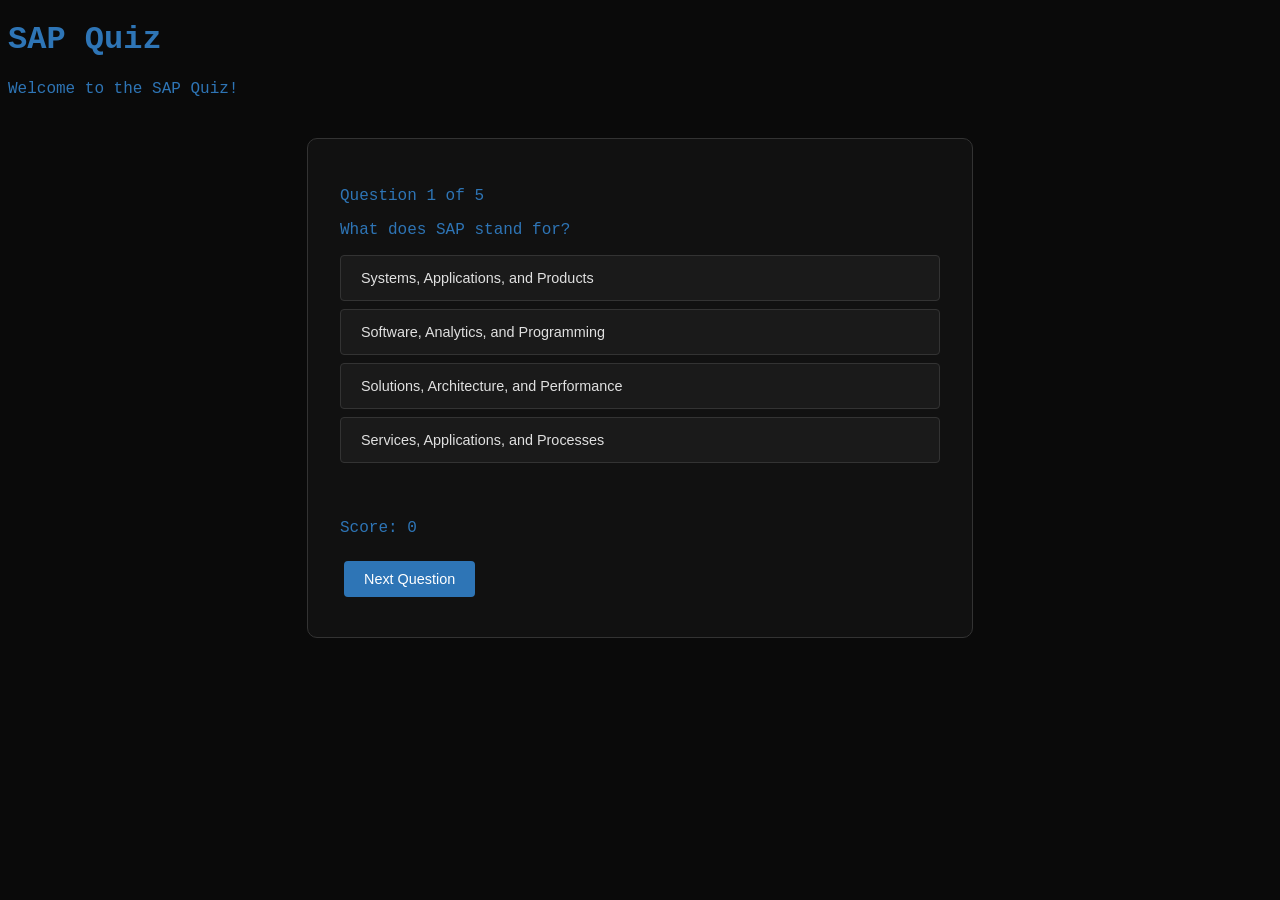
<file: quiz-app.html>
<!DOCTYPE html>
<html>

<head>
    <title>SAP Quiz</title>

    <style>
        body {
            font-family: 'Courier New', Courier, monospace;
            background: #0a0a0a;
            color: #2E75B6;
        }

        button {
            padding: 10px 20px;
            margin: 8px 4px;
            background: #2E75B6;
            color: white;
            border: none;
            border-radius: 4px;
            cursor: pointer;
            font-size: 0.9rem;
            transition: all 0.3s;
        }

        button:hover {
            background: #1a5a9a;
        }

        .question-container {
            background: #111;
            /* dark surface */
            border: 1px solid #333;
            /* subtle border */
            border-radius: 10px;
            /* rounded corners */
            padding: 32px;
            /* breathing room inside */
            max-width: 600px;
            /* not too wide */
            margin: 40px auto;
            /* centered on page */
        }

        #feedback {
            margin: 16px 0;
            font-size: 1rem;
            font-weight: 700;
            min-height: 24px;
        }

        #options-container button {
            display: block;
            width: 100%;
            text-align: left;
            margin: 8px 0;
            padding: 14px 20px;
            background: #1a1a1a;
            border: 1px solid #333;
            color: #e0e0e0;
        }

        #options-container button:hover {
            border-color: #2E75B6;
            background: #0d1a2a;
        }

        .btn-row {
            display: flex;
            gap: 12px;
            margin-top: 16px;
        }
    </style>

</head>

<body>

    <h1>SAP Quiz</h1>

    <p>Welcome to the SAP Quiz!</p>

    <!-- Display Question Container -->
    <div class="question-container" id="question-container">
        <p id="question-counter"></p>
        <p id="question-text">What does SAP stand for?</p>
        <div id="options-container">
        </div>

        <!-- Feedback Message -->
        <div id="feedback"></div>

        <!-- Score -->
        <div id="score">Score: <span id="score-value">0</span></p>
        </div>

        <div class="btn-row">
            <button id="prev-btn" onclick="prevQues()">Previous Question</button>
            <!-- Next button -->
            <button id="next-btn" onclick="loadNextQuestion()">Next Question</button>
        </div>

    </div>

    <!-- Final Screen-->
    <div id="final-screen"></div>

    <script>

        // ================================
        // BUILD QUESTIONS & ANSWERS
        // ================================
        const questions = [
            {
                question: "What does SAP stand for?",
                options: [
                    "Systems, Applications, and Products",
                    "Software, Analytics, and Programming",
                    "Solutions, Architecture, and Performance",
                    "Services, Applications, and Processes"
                ],
                correctAnswer: 0
            },
            {
                question: "Which module in SAP is responsible for financial accounting?",
                options: [
                    "MM (Materials Management)",
                    "SD (Sales and Distribution)",
                    "FI (Financial Accounting)",
                    "HR (Human Resources)"
                ],
                correctAnswer: 2
            },
            {
                question: "What is the primary database used by SAP HANA?",
                options: [
                    "Oracle Database",
                    "Microsoft SQL Server",
                    "SAP HANA Database",
                    "MySQL"
                ],
                correctAnswer: 2
            },
            {
                question: "Which SAP module is focused on supply chain management?",
                options: [
                    "PP (Production Planning)",
                    "EWM (Extended Warehouse Management)",
                    "PM (Plant Maintenance)",
                    "OTC (Order to Cash)"
                ],
                correctAnswer: 1
            },
            {
                question: "What programming language is primarily used for SAP development?",
                options: [
                    "Java",
                    "Python",
                    "ABAP (Advanced Business Application Programming)",
                    "C#"
                ],
                correctAnswer: 2
            }
        ];

        let currentQuestion = 0; // which question we're on
        let score = 0;          // user's score

        // ================================
        // LOAD QUESTION
        // ================================
        function loadQuestion() {


            if (currentQuestion === 0) {
                document.querySelector('#prev-btn').style.display = 'none'
            } else {
                document.querySelector('#prev-btn').style.display = 'block';
            }
            /*
            if (currentQuestion === 0) {
                document.querySelector('#prev-btn').disabled = true;
                document.querySelector('#prev-btn').style.opacity = '0.3';
            } else {
                document.querySelector('#prev-btn').disabled = false;
                document.querySelector('#prev-btn').style.opacity = '1';
            }
                */

            // Step 1 - get the current question object from array
            const current = questions[currentQuestion];

            document.querySelector('#question-counter').textContent = `Question ${currentQuestion + 1} of ${questions.length}`;

            // Step 2 - Put question text into question text
            document.querySelector('#question-text').textContent = current.question;

            // Step 3 - Clear Options Container
            const optionsContainer = document.querySelector('#options-container');
            optionsContainer.innerHTML = '';

            // Step 4 - Loop through options and create buttons
            current.options.forEach((option, index) => {
                document.querySelector('#options-container').innerHTML += `
                    <button onclick="checkAnswer(${index})">${option}</button>
                `;
            });

        }

        // ================================
        // Call it once to load first question
        // ================================
        loadQuestion();

        // ================================
        // CHECK ANSWER
        // ================================
        function checkAnswer(selectedIndex) {
            const current = questions[currentQuestion];

            if (selectedIndex === current.correctAnswer) {
                document.querySelector('#feedback').textContent = 'Correct!';
                score++;
                document.querySelector('#score-value').textContent = score;
            } else {
                document.querySelector('#feedback').textContent = 'Wrong! The correct answer was: ' + current.options[current.correctAnswer];
            }

            // Disable all buttons after answering
            document.querySelectorAll('#options-container button').forEach(btn => btn.disabled = true);
        }

        // ================================
        // PREVIOUS QUESTION
        // ================================
        function prevQues() {
            currentQuestion--;
            document.querySelector('#feedback').textContent = '';
            loadQuestion();
        }

        // ================================
        // LOAD NEXT QUESTION
        // ================================
        function loadNextQuestion() {
            currentQuestion++;
            document.querySelector('#feedback').textContent = '';

            if (currentQuestion < questions.length) {
                loadQuestion();
                document.querySelector('#feedback').textContent = '';
            } else {
                document.querySelector('#final-screen').innerHTML = `
                    <h2>Quiz Completed!</h2>
                    <p>Your final score is: ${score} out of ${questions.length}</p>
                    <button onclick="restartQuiz()">Restart</button>
                `;
                document.querySelector('#question-container').style.display = 'none';
                document.querySelector('#next-btn').style.display = 'none';
            }
        }

        // ================================
        // RESTART BUTTON
        // ================================
        function restartQuiz() {

            currentQuestion = 0; // which question we're on
            score = 0;          // user's score

            document.querySelector('#score-value').textContent = score;
            document.querySelector('#final-screen').innerHTML = '';

            document.querySelector('#question-container').style.display = 'block';
            document.querySelector('#next-btn').style.display = 'block';

            loadQuestion();

        }

    </script>

</body>

</html>
</file>
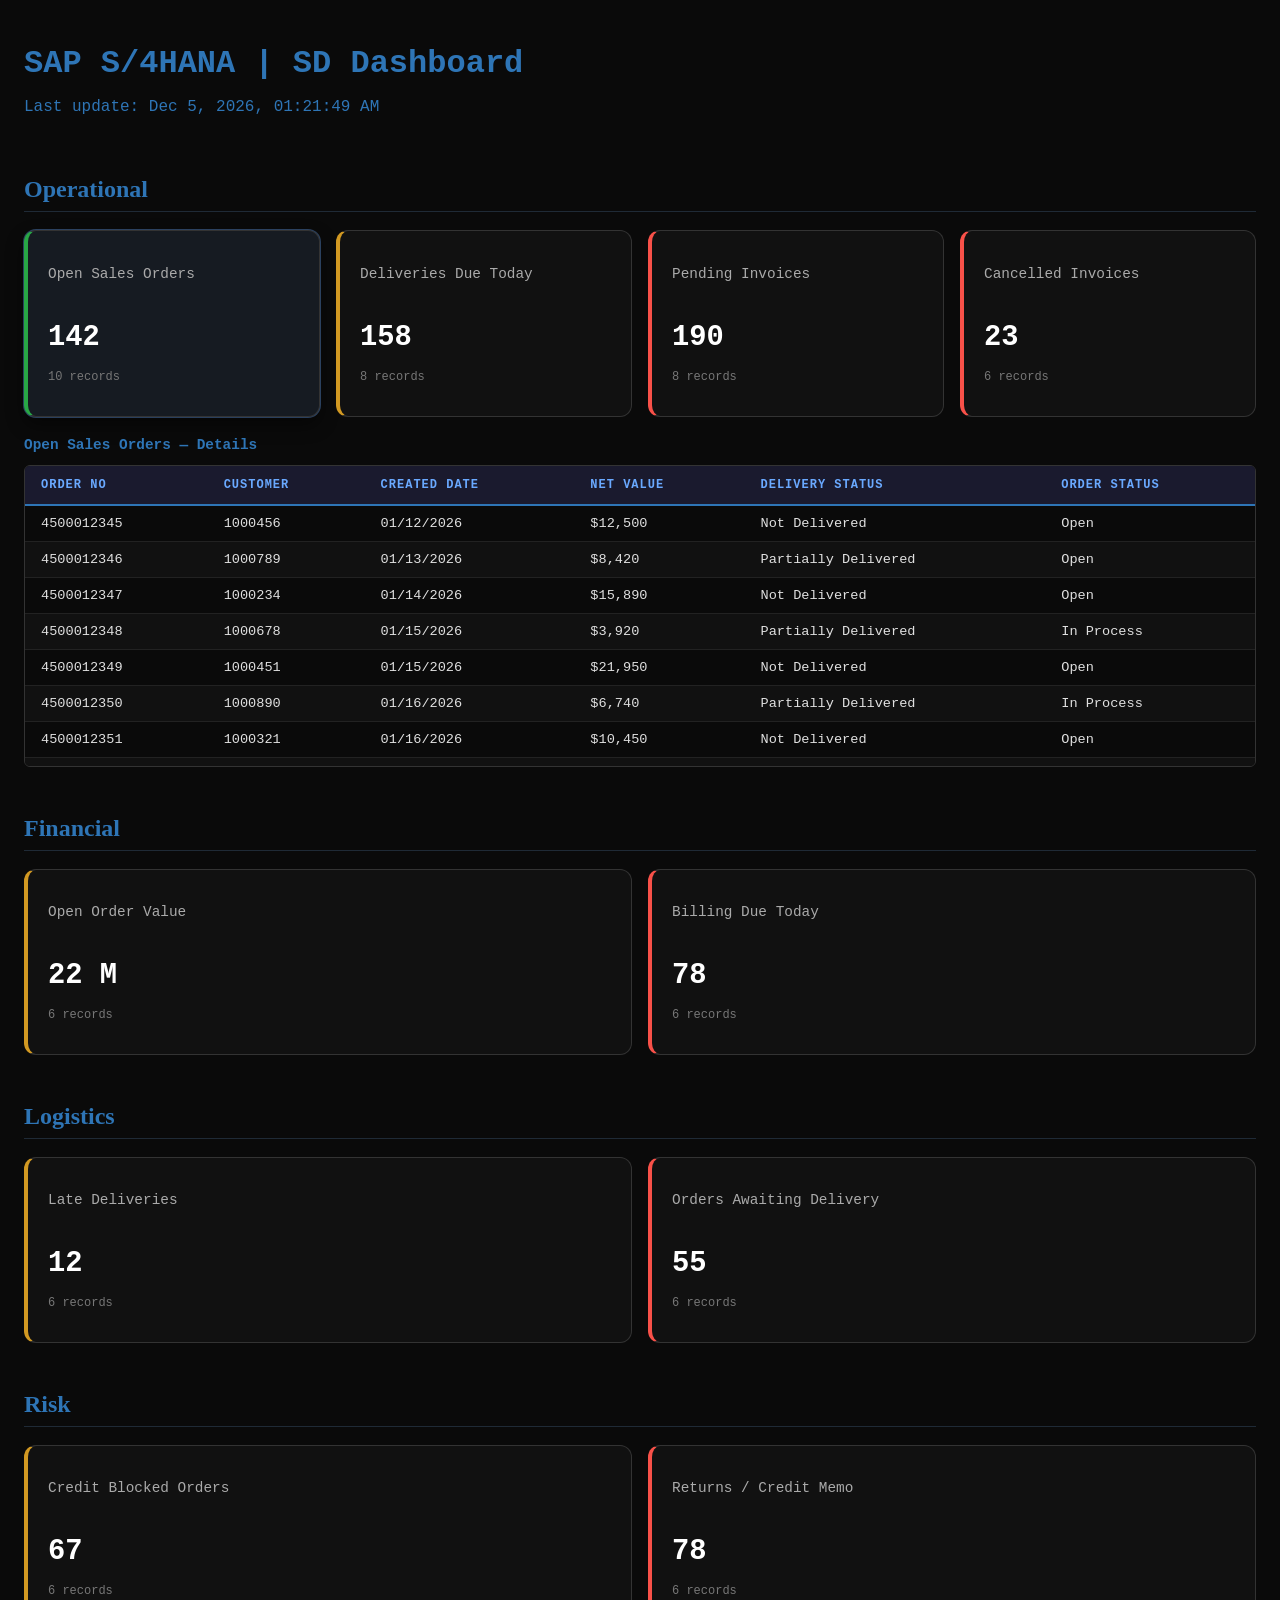
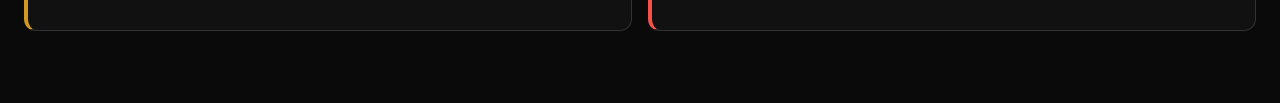
<file: sap-dashboard.html>
<!DOCTYPE html>
<html>

<head>
    <title>SAP S/4HANA Dashboard</title>

    <style>
        body {
            font-family: 'Courier New', Courier, monospace;
            background: #0a0a0a;
            color: #2E75B6;
            margin: 0;
        }

        h1 {
            color: #2E75B6;
            margin-bottom: 8px;
        }

        h2 {
            font-family: Georgia, 'Times New Roman', Times, serif;
            color: #2E75B6;
            margin-bottom: 8px;
        }

        .page-container {
            max-width: 1400px;
            margin: 0 auto;
            padding: 24px;
        }

        .dashboard-header {
            padding: 0 0 24px 0;
        }

        /* card base style */
        .kpi-card {
            font-family: 'Courier New', Courier, monospace;
            background: #111;
            border: 1px solid #333;
            border-radius: 12px;
            padding: 20px;
            min-height: 140px;
            display: flex;
            flex-direction: column;
            justify-content: center;
            cursor: pointer;
            transition: transform 0.2s ease, box-shadow 0.2s ease;
        }

        .kpi-card.selected {
            background: #161b22;
            box-shadow: 0 0 0 1px rgba(106, 169, 255, 0.35), 0 8px 18px rgba(0, 0, 0, 0.45);
        }

        .kpi-section {
            margin-bottom: 48px;
        }

        .kpi-section h2 {
            border-bottom: 1px solid #1f2a36;
            padding-bottom: 8px;
            margin-bottom: 18px;
        }

        .kpi-card:hover {
            transform: translateY(-4px);
            box-shadow: 0 10px 25px rgba(0, 0, 0, 0.6);
            transition: all 0.2s ease;
        }

        .kpi-meta {
            font-size: 0.75rem;
            color: #777;
        }


        /* status colors — use border-left for a professional look */
        .status-normal {
            border-left: 4px solid #28a745;
        }

        .status-warning {
            border-left: 4px solid #d29922;
        }

        .status-critical {
            border-left: 4px solid #f85149;
        }

        /* grid layout — try this */
        .kpi-grid {
            display: grid;
            grid-template-columns: repeat(auto-fit, minmax(220px, 1fr));
            gap: 16px;
            margin-bottom: 20px;
        }

        .kpi-title {
            font-size: 0.9rem;
            color: #aaaaaa;
            margin-bottom: 10px;
        }

        .kpi-value {
            font-size: 1.8rem;
            color: #ffffff;
            font-weight: bold;
            margin-bottom: 4px;
        }

        .kpi-table {
            font-size: 0.7rem;
            color: #555;
        }

        /* Table container */
        #operational-table,
        #financial-table,
        #logistics-table,
        #risk-table {
            margin-top: 16px;
            margin-bottom: 32px;
        }

        /* Table itself */
        table {
            width: 100%;
            border-collapse: collapse;
            font-size: 0.85rem;
        }

        /* Wrap table in scrollable container */
        .table-container {
            max-height: 300px;
            /* fixed height */
            overflow-y: auto;
            /* scroll when content exceeds height */
            border: 1px solid #333;
            border-radius: 6px;
            background: #0d1117;
        }

        /* Keep header fixed while scrolling */
        thead th {
            position: sticky;
            top: 0;
            z-index: 1;
            background: #1a1a2e;
            /* must set background or rows show through */
        }

        /* Header row */
        thead tr {
            background: #1a1a2e;
            color: #2E75B6;
        }

        th {
            padding: 12px 16px;
            text-align: left;
            border-bottom: 2px solid #2E75B6;
            text-transform: uppercase;
            font-size: 12px;
            letter-spacing: 1px;
            color: #6aa9ff;
        }

        /* Data rows */
        td {
            padding: 10px 16px;
            border-bottom: 1px solid #222;
            color: #e0e0e0;
        }

        /* Alternating row colors */
        tbody tr:nth-child(even) {
            background: #111;
        }

        tbody tr:nth-child(odd) {
            background: #0a0a0a;
        }

        /* Hover effect */
        tbody tr:hover {
            background: #1a1a2e;
            cursor: pointer;
        }

        /* Table title */
        #operational-table h3,
        #financial-table h3,
        #logistics-table h3,
        #risk-table h3 {
            color: #2E75B6;
            margin-bottom: 12px;
            font-size: 0.9rem;
        }
    </style>

</head>

<body>

    <div class="page-container">
        <div class="dashboard-header">
            <h1>SAP S/4HANA | SD Dashboard</h1>
            <p id="last-updated"></p>
        </div>

        <!-- Operational KPIs -->
        <section class="kpi-section">
            <h2>Operational</h2>
            <div class="kpi-grid" id="operational-grid"></div>
            <div class="kpi-table" id="operational-table"></div>
        </section>

        <!-- Financial KPIs -->
        <section class="kpi-section">
            <h2>Financial</h2>
            <div class="kpi-grid" id="financial-grid"></div>
            <div class="kpi-table" id="financial-table"></div>
        </section>

        <!-- Logistics KPIs -->
        <section class="kpi-section">
            <h2>Logistics</h2>
            <div class="kpi-grid" id="logistics-grid"></div>
            <div class="kpi-table" id="logistics-table"></div>
        </section>

        <!-- Risk KPIs -->
        <section class="kpi-section">
            <h2>Risk</h2>
            <div class="kpi-grid" id="risk-grid"></div>
            <div class="kpi-table" id="risk-table"></div>
        </section>
    </div>

    <script>

        // ============================
        // PREPARING STATIC KPI DATA
        // ============================
        const kpiData = {
            operational: [
                {
                    title: 'Open Sales Orders',
                    value: 142,
                    unit: '',
                    status: 'normal',
                    table: 'VBAK',
                    columns: [
                        { key: 'orderNo', label: 'Order No' },
                        { key: 'customer', label: 'Customer' },
                        { key: 'createdDate', label: 'Created Date' },
                        { key: 'netValue', label: 'Net Value' },
                        { key: 'deliveryStatus', label: 'Delivery Status' },
                        { key: 'orderStatus', label: 'Order Status' }
                    ],
                    records: [
                        {
                            orderNo: 4500012345,
                            customer: 1000456,
                            createdDate: '01/12/2026',
                            netValue: 12500,
                            deliveryStatus: 'Not Delivered',
                            orderStatus: 'Open'
                        },
                        {
                            orderNo: 4500012346,
                            customer: 1000789,
                            createdDate: '01/13/2026',
                            netValue: 8420,
                            deliveryStatus: 'Partially Delivered',
                            orderStatus: 'Open'
                        },
                        {
                            orderNo: 4500012347,
                            customer: 1000234,
                            createdDate: '01/14/2026',
                            netValue: 15890,
                            deliveryStatus: 'Not Delivered',
                            orderStatus: 'Open'
                        },
                        {
                            orderNo: 4500012348,
                            customer: 1000678,
                            createdDate: '01/15/2026',
                            netValue: 3920,
                            deliveryStatus: 'Partially Delivered',
                            orderStatus: 'In Process'
                        },
                        {
                            orderNo: 4500012349,
                            customer: 1000451,
                            createdDate: '01/15/2026',
                            netValue: 21950,
                            deliveryStatus: 'Not Delivered',
                            orderStatus: 'Open'
                        },
                        {
                            orderNo: 4500012350,
                            customer: 1000890,
                            createdDate: '01/16/2026',
                            netValue: 6740,
                            deliveryStatus: 'Partially Delivered',
                            orderStatus: 'In Process'
                        },
                        {
                            orderNo: 4500012351,
                            customer: 1000321,
                            createdDate: '01/16/2026',
                            netValue: 10450,
                            deliveryStatus: 'Not Delivered',
                            orderStatus: 'Open'
                        },
                        {
                            orderNo: 4500012352,
                            customer: 1000567,
                            createdDate: '01/17/2026',
                            netValue: 18800,
                            deliveryStatus: 'Not Delivered',
                            orderStatus: 'Open'
                        },
                        {
                            orderNo: 4500012353,
                            customer: 1000765,
                            createdDate: '01/17/2026',
                            netValue: 5600,
                            deliveryStatus: 'Partially Delivered',
                            orderStatus: 'In Process'
                        },
                        {
                            orderNo: 4500012354,
                            customer: 1000912,
                            createdDate: '01/18/2026',
                            netValue: 13420,
                            deliveryStatus: 'Not Delivered',
                            orderStatus: 'Open'
                        }
                    ]
                },
                {
                    title: 'Deliveries Due Today',
                    value: 158,
                    unit: '',
                    status: 'warning',
                    table: 'LIKP',
                    columns: [
                        { key: 'deliveryNo', label: 'Delivery No' },
                        { key: 'salesOrder', label: 'Sales Order' },
                        { key: 'shipToParty', label: 'Ship-To-Party' },
                        { key: 'dueDate', label: 'Due Date' },
                        { key: 'shippingPoint', label: 'Shipping Point' },
                        { key: 'deliveryStatus', label: 'Delivery Status' }
                    ],
                    records: [
                        {
                            deliveryNo: 800012301,
                            salesOrder: 4500012401,
                            shipToParty: 1000456,
                            dueDate: '03/14/2026',
                            shippingPoint: 'SP01',
                            deliveryStatus: 'Due Today'
                        },
                        {
                            deliveryNo: 800012302,
                            salesOrder: 4500012402,
                            shipToParty: 1000789,
                            dueDate: '03/14/2026',
                            shippingPoint: 'SP02',
                            deliveryStatus: 'Picking Pending'
                        },
                        {
                            deliveryNo: 800012303,
                            salesOrder: 4500012403,
                            shipToParty: 1000234,
                            dueDate: '03/14/2026',
                            shippingPoint: 'SP01',
                            deliveryStatus: 'Packed'
                        },
                        {
                            deliveryNo: 800012304,
                            salesOrder: 4500012404,
                            shipToParty: 1000678,
                            dueDate: '03/14/2026',
                            shippingPoint: 'SP03',
                            deliveryStatus: 'GI Pending'
                        },
                        {
                            deliveryNo: 800012305,
                            salesOrder: 4500012405,
                            shipToParty: 1000451,
                            dueDate: '03/14/2026',
                            shippingPoint: 'SP02',
                            deliveryStatus: 'Due Today'
                        },
                        {
                            deliveryNo: 800012306,
                            salesOrder: 4500012406,
                            shipToParty: 1000890,
                            dueDate: '03/14/2026',
                            shippingPoint: 'SP01',
                            deliveryStatus: 'Picking Pending'
                        },
                        {
                            deliveryNo: 800012307,
                            salesOrder: 4500012407,
                            shipToParty: 1000321,
                            dueDate: '03/14/2026',
                            shippingPoint: 'SP04',
                            deliveryStatus: 'Due Today'
                        },
                        {
                            deliveryNo: 800012308,
                            salesOrder: 4500012408,
                            shipToParty: 1000567,
                            dueDate: '03/14/2026',
                            shippingPoint: 'SP02',
                            deliveryStatus: 'Packed'
                        }
                    ]
                },
                {
                    title: 'Pending Invoices',
                    value: 190,
                    unit: '',
                    status: 'critical',
                    table: 'VBRK',
                    columns: [
                        { key: 'billingRef', label: 'Billing Ref' },
                        { key: 'salesOrder', label: 'Sales Order' },
                        { key: 'customer', label: 'Customer' },
                        { key: 'billingDate', label: 'Billing Date' },
                        { key: 'amount', label: 'Amount' },
                        { key: 'invoiceStatus', label: 'Invoice Status' }
                    ],
                    records: [
                        {
                            billingRef: 900045101,
                            salesOrder: 4500012501,
                            customer: 1000456,
                            billingDate: '03/12/2026',
                            amount: 14500,
                            invoiceStatus: 'Not Generated'
                        },
                        {
                            billingRef: 900045102,
                            salesOrder: 4500012502,
                            customer: 1000789,
                            billingDate: '03/12/2026',
                            amount: 9800,
                            invoiceStatus: 'Pending Release'
                        },
                        {
                            billingRef: 900045103,
                            salesOrder: 4500012503,
                            customer: 1000234,
                            billingDate: '03/13/2026',
                            amount: 22340,
                            invoiceStatus: 'Not Generated'
                        },
                        {
                            billingRef: 900045104,
                            salesOrder: 4500012504,
                            customer: 1000678,
                            billingDate: '03/13/2026',
                            amount: 4100,
                            invoiceStatus: 'Error in Billing'
                        },
                        {
                            billingRef: 900045105,
                            salesOrder: 4500012505,
                            customer: 1000451,
                            billingDate: '03/13/2026',
                            amount: 17650,
                            invoiceStatus: 'Pending Release'
                        },
                        {
                            billingRef: 900045106,
                            salesOrder: 4500012506,
                            customer: 1000890,
                            billingDate: '03/14/2026',
                            amount: 7350,
                            invoiceStatus: 'Not Generated'
                        },
                        {
                            billingRef: 900045107,
                            salesOrder: 4500012507,
                            customer: 1000321,
                            billingDate: '03/14/2026',
                            amount: 12890,
                            invoiceStatus: 'Error in Billing'
                        },
                        {
                            billingRef: 900045108,
                            salesOrder: 4500012508,
                            customer: 1000567,
                            billingDate: '03/14/2026',
                            amount: 16420,
                            invoiceStatus: 'Pending Release'
                        }
                    ]
                },
                {
                    title: 'Cancelled Invoices',
                    value: 23,
                    unit: '',
                    status: 'critical',
                    table: 'VBRK',
                    columns: [
                        { key: 'invoiceNo', label: 'Invoice No' },
                        { key: 'cancelledDoc', label: 'Cancelled Doc' },
                        { key: 'customer', label: 'Customer' },
                        { key: 'cancelDate', label: 'Cancel Date' },
                        { key: 'amount', label: 'Amount' },
                        { key: 'cancelReason', label: 'Cancel Reason' }
                    ],
                    records: [
                        {
                            invoiceNo: 910000101,
                            cancelledDoc: 920000101,
                            customer: 1000456,
                            cancelDate: '03/08/2026',
                            amount: 4200,
                            cancelReason: 'Pricing Error'
                        },
                        {
                            invoiceNo: 910000102,
                            cancelledDoc: 920000102,
                            customer: 1000789,
                            cancelDate: '03/09/2026',
                            amount: 11800,
                            cancelReason: 'Duplicate Billing'
                        },
                        {
                            invoiceNo: 910000103,
                            cancelledDoc: 920000103,
                            customer: 1000234,
                            cancelDate: '03/10/2026',
                            amount: 9700,
                            cancelReason: 'Wrong Customer'
                        },
                        {
                            invoiceNo: 910000104,
                            cancelledDoc: 920000104,
                            customer: 1000678,
                            cancelDate: '03/11/2026',
                            amount: 15600,
                            cancelReason: 'Material Return'
                        },
                        {
                            invoiceNo: 910000105,
                            cancelledDoc: 920000105,
                            customer: 1000451,
                            cancelDate: '03/11/2026',
                            amount: 3400,
                            cancelReason: 'Pricing Error'
                        },
                        {
                            invoiceNo: 910000106,
                            cancelledDoc: 920000106,
                            customer: 1000890,
                            cancelDate: '03/12/2026',
                            amount: 8250,
                            cancelReason: 'Duplicate Billing'
                        }
                    ]
                }
            ],
            financial: [
                {
                    title: 'Open Order Value',
                    value: 22,
                    unit: 'M',
                    status: 'warning',
                    table: 'ACDOCA',
                    columns: [
                        { key: 'salesOrg', label: 'Sales Org' },
                        { key: 'distributionChannel', label: 'Distribution Channel' },
                        { key: 'division', label: 'Division' },
                        { key: 'openOrders', label: 'Open Orders' },
                        { key: 'totalValue', label: 'Total Value' },
                        { key: 'currency', label: 'Currency' }
                    ],
                    records: [
                        {
                            salesOrg: '1000',
                            distributionChannel: '10',
                            division: '01',
                            openOrders: 58,
                            totalValue: 4200000,
                            currency: 'USD'
                        },
                        {
                            salesOrg: '1000',
                            distributionChannel: '20',
                            division: '01',
                            openOrders: 44,
                            totalValue: 3150000,
                            currency: 'USD'
                        },
                        {
                            salesOrg: '1100',
                            distributionChannel: '10',
                            division: '02',
                            openOrders: 37,
                            totalValue: 2860000,
                            currency: 'USD'
                        },
                        {
                            salesOrg: '1200',
                            distributionChannel: '10',
                            division: '01',
                            openOrders: 29,
                            totalValue: 1980000,
                            currency: 'USD'
                        },
                        {
                            salesOrg: '1300',
                            distributionChannel: '30',
                            division: '03',
                            openOrders: 21,
                            totalValue: 1490000,
                            currency: 'USD'
                        },
                        {
                            salesOrg: '1400',
                            distributionChannel: '10',
                            division: '02',
                            openOrders: 18,
                            totalValue: 1220000,
                            currency: 'USD'
                        }
                    ]
                },
                {
                    title: 'Billing Due Today',
                    value: 78,
                    unit: '',
                    status: 'critical',
                    table: 'ACDOCA',
                    columns: [
                        { key: 'billingDocRef', label: 'Billing Doc Ref' },
                        { key: 'customer', label: 'Customer' },
                        { key: 'dueDate', label: 'Due Date' },
                        { key: 'amountDue', label: 'Amount Due' },
                        { key: 'currency', label: 'Currency' },
                        { key: 'agingDays', label: 'Aging Days' }
                    ],
                    records: [
                        {
                            billingDocRef: 930000201,
                            customer: 1000456,
                            dueDate: '03/14/2026',
                            amountDue: 12500,
                            currency: 'USD',
                            agingDays: 0
                        },
                        {
                            billingDocRef: 930000202,
                            customer: 1000789,
                            dueDate: '03/13/2026',
                            amountDue: 8400,
                            currency: 'USD',
                            agingDays: 1
                        },
                        {
                            billingDocRef: 930000203,
                            customer: 1000234,
                            dueDate: '03/12/2026',
                            amountDue: 16450,
                            currency: 'USD',
                            agingDays: 2
                        },
                        {
                            billingDocRef: 930000204,
                            customer: 1000678,
                            dueDate: '03/11/2026',
                            amountDue: 5100,
                            currency: 'USD',
                            agingDays: 3
                        },
                        {
                            billingDocRef: 930000205,
                            customer: 1000451,
                            dueDate: '03/10/2026',
                            amountDue: 9100,
                            currency: 'USD',
                            agingDays: 4
                        },
                        {
                            billingDocRef: 930000206,
                            customer: 1000890,
                            dueDate: '03/14/2026',
                            amountDue: 14300,
                            currency: 'USD',
                            agingDays: 0
                        }
                    ]
                }
            ],
            logistics: [
                {
                    title: 'Late Deliveries',
                    value: 12,
                    unit: '',
                    status: 'warning',
                    table: 'LIKP',
                    columns: [
                        { key: 'deliveryNo', label: 'Delivery No' },
                        { key: 'salesOrder', label: 'Sales Order' },
                        { key: 'customer', label: 'Customer' },
                        { key: 'plannedDate', label: 'Planned Date' },
                        { key: 'actualDate', label: 'Actual Date' },
                        { key: 'delayDays', label: 'Delay Days' }
                    ],
                    records: [
                        {
                            deliveryNo: 800013101,
                            salesOrder: 4500012601,
                            customer: 1000456,
                            plannedDate: '03/10/2026',
                            actualDate: '03/12/2026',
                            delayDays: 2
                        },
                        {
                            deliveryNo: 800013102,
                            salesOrder: 4500012602,
                            customer: 1000789,
                            plannedDate: '03/09/2026',
                            actualDate: '03/11/2026',
                            delayDays: 2
                        },
                        {
                            deliveryNo: 800013103,
                            salesOrder: 4500012603,
                            customer: 1000234,
                            plannedDate: '03/08/2026',
                            actualDate: '03/12/2026',
                            delayDays: 4
                        },
                        {
                            deliveryNo: 800013104,
                            salesOrder: 4500012604,
                            customer: 1000678,
                            plannedDate: '03/11/2026',
                            actualDate: '03/13/2026',
                            delayDays: 2
                        },
                        {
                            deliveryNo: 800013105,
                            salesOrder: 4500012605,
                            customer: 1000451,
                            plannedDate: '03/12/2026',
                            actualDate: '03/14/2026',
                            delayDays: 2
                        },
                        {
                            deliveryNo: 800013106,
                            salesOrder: 4500012606,
                            customer: 1000890,
                            plannedDate: '03/07/2026',
                            actualDate: '03/10/2026',
                            delayDays: 3
                        }
                    ]
                },
                {
                    title: 'Orders Awaiting Delivery',
                    value: 55,
                    unit: '',
                    status: 'critical',
                    table: 'LIPS',
                    columns: [
                        { key: 'salesOrder', label: 'Sales Order' },
                        { key: 'customer', label: 'Customer' },
                        { key: 'orderDate', label: 'Order Date' },
                        { key: 'requestedDeliveryDate', label: 'Requested Delivery Date' },
                        { key: 'plant', label: 'Plant' },
                        { key: 'deliveryBlock', label: 'Delivery Block' }
                    ],
                    records: [
                        {
                            salesOrder: 4500012701,
                            customer: 1000456,
                            orderDate: '03/09/2026',
                            requestedDeliveryDate: '03/14/2026',
                            plant: 'PL01',
                            deliveryBlock: 'No'
                        },
                        {
                            salesOrder: 4500012702,
                            customer: 1000789,
                            orderDate: '03/10/2026',
                            requestedDeliveryDate: '03/15/2026',
                            plant: 'PL02',
                            deliveryBlock: 'No'
                        },
                        {
                            salesOrder: 4500012703,
                            customer: 1000234,
                            orderDate: '03/10/2026',
                            requestedDeliveryDate: '03/16/2026',
                            plant: 'PL01',
                            deliveryBlock: 'Yes'
                        },
                        {
                            salesOrder: 4500012704,
                            customer: 1000678,
                            orderDate: '03/11/2026',
                            requestedDeliveryDate: '03/17/2026',
                            plant: 'PL03',
                            deliveryBlock: 'No'
                        },
                        {
                            salesOrder: 4500012705,
                            customer: 1000451,
                            orderDate: '03/11/2026',
                            requestedDeliveryDate: '03/18/2026',
                            plant: 'PL02',
                            deliveryBlock: 'No'
                        },
                        {
                            salesOrder: 4500012706,
                            customer: 1000890,
                            orderDate: '03/12/2026',
                            requestedDeliveryDate: '03/19/2026',
                            plant: 'PL01',
                            deliveryBlock: 'Yes'
                        }
                    ]
                }
            ],
            risk: [
                {
                    title: 'Credit Blocked Orders',
                    value: 67,
                    unit: '',
                    status: 'warning',
                    table: 'ACDOCA',
                    columns: [
                        { key: 'salesOrder', label: 'Sales Order' },
                        { key: 'customer', label: 'Customer' },
                        { key: 'creditControlArea', label: 'Credit Control Area' },
                        { key: 'riskCategory', label: 'Risk Category' },
                        { key: 'blockedAmount', label: 'Blocked Amount' },
                        { key: 'blockStatus', label: 'Block Status' }
                    ],
                    records: [
                        {
                            salesOrder: 4500012801,
                            customer: 1000456,
                            creditControlArea: '1000',
                            riskCategory: 'HIGH',
                            blockedAmount: 18400,
                            blockStatus: 'Credit Blocked'
                        },
                        {
                            salesOrder: 4500012802,
                            customer: 1000789,
                            creditControlArea: '1000',
                            riskCategory: 'MEDIUM',
                            blockedAmount: 9200,
                            blockStatus: 'Credit Blocked'
                        },
                        {
                            salesOrder: 4500012803,
                            customer: 1000234,
                            creditControlArea: '1100',
                            riskCategory: 'HIGH',
                            blockedAmount: 25600,
                            blockStatus: 'Credit Review'
                        },
                        {
                            salesOrder: 4500012804,
                            customer: 1000678,
                            creditControlArea: '1000',
                            riskCategory: 'LOW',
                            blockedAmount: 6100,
                            blockStatus: 'Credit Blocked'
                        },
                        {
                            salesOrder: 4500012805,
                            customer: 1000451,
                            creditControlArea: '1200',
                            riskCategory: 'MEDIUM',
                            blockedAmount: 14350,
                            blockStatus: 'Credit Review'
                        },
                        {
                            salesOrder: 4500012806,
                            customer: 1000890,
                            creditControlArea: '1000',
                            riskCategory: 'HIGH',
                            blockedAmount: 19870,
                            blockStatus: 'Credit Blocked'
                        }
                    ]
                },
                {
                    title: 'Returns / Credit Memo',
                    value: 78,
                    unit: '',
                    status: 'critical',
                    table: 'ACDOCA',
                    columns: [
                        { key: 'documentNo', label: 'Sales Order' },
                        { key: 'customer', label: 'Customer' },
                        { key: 'documentType', label: 'Document Type' },
                        { key: 'referenceInvoice', label: 'Reference Invoice' },
                        { key: 'amount', label: 'Amount' },
                        { key: 'reasonCode', label: 'Reason Code' }
                    ],
                    records: [
                        {
                            documentNo: 950000301,
                            customer: 1000456,
                            documentType: 'Return',
                            referenceInvoice: 910000301,
                            amount: 3200,
                            reasonCode: 'Damaged Goods'
                        },
                        {
                            documentNo: 950000302,
                            customer: 1000789,
                            documentType: 'Credit Memo',
                            referenceInvoice: 910000302,
                            amount: 1850,
                            reasonCode: 'Pricing Difference'
                        },
                        {
                            documentNo: 950000303,
                            customer: 1000234,
                            documentType: 'Return',
                            referenceInvoice: 910000303,
                            amount: 2760,
                            reasonCode: 'Wrong Material'
                        },
                        {
                            documentNo: 950000304,
                            customer: 1000678,
                            documentType: 'Credit Memo',
                            referenceInvoice: 910000304,
                            amount: 4420,
                            reasonCode: 'Short Shipment'
                        },
                        {
                            documentNo: 950000305,
                            customer: 1000451,
                            documentType: 'Return',
                            referenceInvoice: 910000305,
                            amount: 3980,
                            reasonCode: 'Customer Rejection'
                        },
                        {
                            documentNo: 950000306,
                            customer: 1000890,
                            documentType: 'Credit Memo',
                            referenceInvoice: 910000306,
                            amount: 2140,
                            reasonCode: 'Billing Correction'
                        }
                    ]
                }
            ]
        };

        // ============================
        // GET DATA TO DISPLAY
        // ============================
        function renderKPIs() {

            // const date = new Date(Date.now());
            const formattedDate = new Date().toLocaleString('en-US', {
                month: 'short',
                day: 'numeric',
                year: 'numeric',
                hour: '2-digit',
                minute: '2-digit',
                second: '2-digit'
            });
            document.querySelector('#last-updated').textContent = `Last update: ${formattedDate}`;

            Object.keys(kpiData).forEach(category => {

                const grid = document.querySelector(`#${category}-grid`);
                grid.innerHTML = '';
                /*
                kpiData[category].forEach((kpi, index) => {
                    grid.innerHTML += `
                        <div class="kpi-card status-${kpi.status}"
                            onclick="showRecords('${category}', ${index})">
                            <p class="kpi-title">${kpi.title}</p>
                            <p class="kpi-value">${kpi.value} ${kpi.unit}</p>
                            <p class="kpi-table">${kpi.table}</p>
                        </div>
                    `;
                });
                
                kpiData[category].forEach((kpi, index) => {
                    grid.innerHTML += `
                        <div class="kpi-card status-${kpi.status}"
                            onclick="showRecords('${category}', ${index})">
                            <p class="kpi-title">${kpi.title}</p>
                            <p class="kpi-value">${kpi.value} ${kpi.unit}</p>
                            <p class="kpi-meta">${kpi.records.length}</p>
                        </div>
                    `;
                });
                */

                kpiData[category].forEach((kpi, index) => {
                    grid.innerHTML += `
                <div class="kpi-card status-${kpi.status}" data-category="${category}" data-index="${index}">
                    <p class="kpi-title">${kpi.title}</p>
                    <p class="kpi-value">${kpi.value} ${kpi.unit}</p>
                    <p class="kpi-meta">${kpi.records.length} records</p>
                </div>
            `;
                });
            });

            /*
            document.querySelectorAll('.kpi-card').forEach(card => {
                card.addEventListener('click', () => {
                    const category = card.dataset.category;
                    const index = Number(card.dataset.index);
                    showRecords(category, index);
                });
            });
            */
            document.querySelectorAll('.kpi-card').forEach(card => {
                card.addEventListener('click', () => {
                    document.querySelectorAll('.kpi-card').forEach(c => c.classList.remove('selected'));
                    card.classList.add('selected');

                    const category = card.dataset.category;
                    const index = Number(card.dataset.index);
                    showRecords(category, index);
                });
            });


            showRecords('operational', 0);
            const firstCard = document.querySelector('#operational-grid .kpi-card');
            if (firstCard) {
                firstCard.classList.add('selected');
            }

        }

        // ============================
        // SHOW TABLE
        // ============================
        function showRecords(category, index) {

            const kpi = kpiData[category][index];
            const records = kpi.records || [];
            const columns = kpi.columns || [];
            const gridTable = document.querySelector(`#${category}-table`);

            if (records.length === 0) {
                gridTable.innerHTML = `<p style="color:#555;">No records available for ${kpi.title}</p>`;
                return;
            }

            // Build headers from columns
            const headers = columns.map(col => `<th>${col.label}</th>`).join('');

            // Build rows from records using column keys
            /*
            const rows = records.map(record => {
                cells = columns
                    .map(col => `<td>${record[col.key] ?? '-'}</td>`)
                    .join('');
                return `<tr>${cells}</tr>`;
            }).join('');
            */
            const rows = records.map(record => {
                const cells = columns
                    .map(col => `<td>${formatCellValue(col.key, record[col.key])}</td>`)
                    .join('');
                return `<tr>${cells}</tr>`;
            }).join('');

            /*
            // build header
            let rows = '';
            records.forEach(r => {
                rows += `
                    <tr>
                        <td>${r.orderNo}</td>
                        <td>${r.customer}</td>
                        <td>${r.createdDate}</td>
                        <td>$${r.netValue.toLocaleString()}</td>
                        <td>${r.deliveryStatus}</td>
                        <td>${r.orderStatus}</td>
                    </tr>
                `;
            });

            gridTable.innerHTML = `
                <h3>${kpi.title} — Records</h3>
                <div class="table-container">
                <table>
                    <thead>
                        <tr>
                            <th>Order No</th>
                            <th>Customer</th>
                            <th>Created Date</th>
                            <th>Net Value</th>
                            <th>Delivery Status</th>
                            <th>Order Status</th>
                        </tr>
                    </thead>
                    <tbody>${rows}</tbody>
                </table>
                </div>
            `;
            */

            gridTable.innerHTML = `
                <h3>${kpi.title} — Details</h3>
                <div class="table-container">
                    <table>
                        <thead><tr>${headers}</tr></thead>
                        <tbody>${rows}</tbody>
                    </table>
                </div>
            `;

        }

        // ============================
        // FORMAT CELL VALUE
        // ============================
        function formatCellValue(key, value) {
            if (value === null || value === undefined || value === '') {
                return '-';
            }

            const amountFields = ['netValue', 'amount', 'amountDue', 'blockedAmount', 'totalValue'];

            if (amountFields.includes(key) && typeof value === 'number') {
                return `$${value.toLocaleString('en-US')}`;
            }

            return value;
        }

        renderKPIs();

    </script>

</body>

</html>
</file>
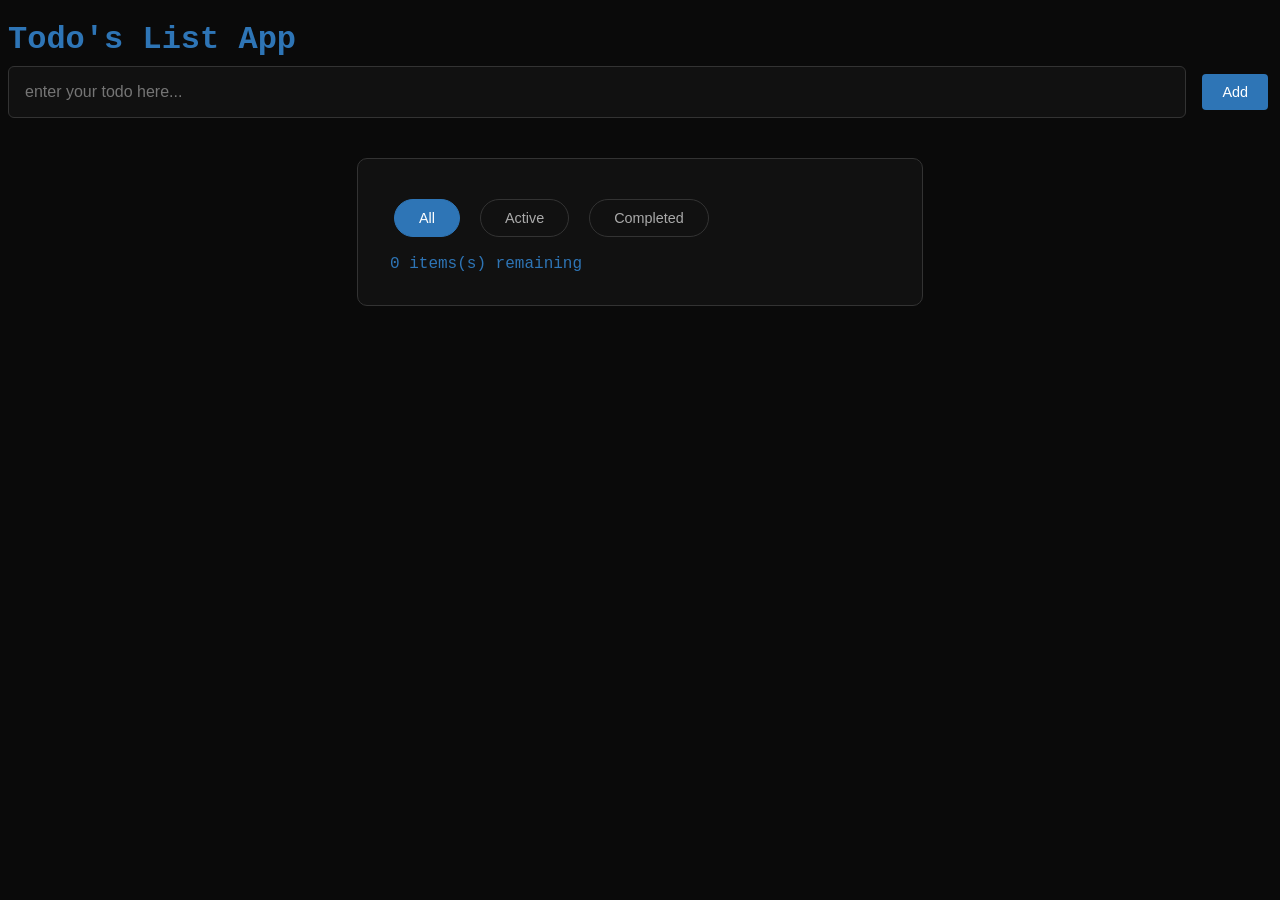
<file: todo-app.html>
<!DOCTYPE html>
<html>

<head>
    <title>Todo List</title>
    <style>
        body {
            font-family: 'Courier New', Courier, monospace;
            background: #0a0a0a;
            color: #2E75B6;
        }

        h1 {
            color: #2E75B6;
            margin-bottom: 8px;
        }

        button {
            padding: 10px 20px;
            margin: 8px 4px;
            background: #2E75B6;
            color: white;
            border: none;
            border-radius: 4px;
            cursor: pointer;
            font-size: 0.9rem;
            transition: all 0.3s;
        }

        button:hover {
            background: #1a5a9a;
        }

        .todo-container {
            display: flex;
            gap: 12px;
            margin-bottom: 32px;
        }

        input {
            flex: 1;
            padding: 12px 16px;
            background: #111;
            border: 1px solid #333;
            border-radius: 6px;
            color: #e0e0e0;
            font-size: 1rem;
            outline: none;
            transition: border-color 0.3s;
        }

        input:focus {
            border-color: #2E75B6;
        }

        .filter-buttons {
            display: flex;
            gap: 12px;
            flex-wrap: wrap;
            margin-bottom: 10px;
        }

        .filter-btn {
            padding: 10px 24px;
            background-color: transparent;
            color: #aaaaaa;
            border: 1px solid #333;
            border-radius: 20px;
            cursor: pointer;
            font-size: 0.9rem;
            font-family: 'Inter', sans-serif;
            transition: all 0.3s;
        }

        .filter-btn:hover {
            border-color: #2E75B6;
            color: #2E75B6;
        }

        .filter-btn.active {
            background-color: #2E75B6;
            border-color: #2E75B6;
            color: #ffffff;
        }

        .todo-card {
            background: #111;
            /* dark surface */
            border: 1px solid #333;
            /* subtle border */
            border-radius: 10px;
            /* rounded corners */
            padding: 32px;
            /* breathing room inside */
            max-width: 500px;
            /* not too wide */
            margin: 40px auto;
            /* centered on page */
        }

        .done span {
            text-decoration: line-through;
            opacity: 0.5;
        }
    </style>
</head>

<body>

    <h1>Todo's List App</h1>

    <!-- A block for Input todo name and button to add -->
    <div class="todo-container" id="todo-container">
        <input id="todo-input" placeholder="enter your todo here..." />
        <button id="todo-btn" onclick="addTodo()">Add</button>
    </div>

    <!-- A todo list container to display all todo lists -->
    <div class="todo-card">

        <!-- Filter Buttons -->
        <div class="filter-buttons">
            <button class="filter-btn active" onclick="filterTodos('all', this)">All</button>
            <button class="filter-btn" onclick="filterTodos('active', this)">Active</button>
            <button class="filter-btn" onclick="filterTodos('completed', this)">Completed</button>
        </div>

        <!-- Todo Items -->
        <div id="todo-list"></div>

        <!-- Counter -->
        <div id="todo-counter"></div>

    </div>

    <script>

        let todos = JSON.parse(localStorage.getItem('todos')) || [];
        let currentFilter = 'all';

        // =========================
        // SAVE TODO ENTRIES
        // =========================
        function saveTodos() {
            localStorage.setItem('todos', JSON.stringify(todos));
        }

        // =========================
        // GET TODO FROM INPUT AND CALL SAVE FUNCTION
        // =========================
        function addTodo() {

            const input = document.querySelector('#todo-input').value.trim();

            if (!input) return; // don't add empty todos

            todos.push({ id: Date.now(), text: input, completed: false });

            saveTodos();
            document.querySelector('#todo-input').value = '';
            renderTodos();

        }

        // ==========================
        // SHOW TODO LIST
        // ==========================
        function renderTodos() {
            const container = document.querySelector('#todo-list');
            container.innerHTML = '';

            // Step 1 - filter based on currentFilter
            const filtered = todos.filter(todo => {
                if (currentFilter === 'active') return !todo.completed;
                if (currentFilter === 'completed') return todo.completed;
                return true; // 'all' - show everything
            });

            // Step 2 - build HTML for each todo
            filtered.forEach(todo => {

                const date = new Date(todo.id);
                const formattedDate = date.toLocaleDateString('en-US', {
                    month: 'short',
                    day: 'numeric',
                    hour: '2-digit',
                    minute: '2-digit',
                    second: '2-digit'
                });

                container.innerHTML += `
                    <div class="todo-item ${todo.completed ? 'done' : ''}">
                        <input type="checkbox" ${todo.completed ? 'checked' : ''}
                        onchange="toggleTodo(${todo.id})"/>
                         <span>${formattedDate}</span>
                        <span>${todo.text}</span>
                        <button onclick="deleteTodo(${todo.id})">Delete</button>
                    </div>
                `;
            });

            // Step 3 - update counter
            const remaining = todos.filter(t => !t.completed).length;
            document.querySelector('#todo-counter').textContent = ` ${remaining} items(s) remaining`;

        }

        // ==========================
        // FILTER SET COMPLETED TOGGLE
        // ==========================
        function toggleTodo(id) {

            const matchingData = todos.find(todo => todo.id === id);
            matchingData.completed = !matchingData.completed;

            saveTodos();
            renderTodos();

        }

        // ==========================
        // DELETE TODO
        // ==========================
        function deleteTodo(id) {

            todos = todos.filter(todo => todo.id !== id);

            saveTodos();
            renderTodos();

        }

        // =========================
        // FILTER BUTTON
        // =========================
        function filterTodos(category, clickedBtn) {

            currentFilter = category;
            const allButtons = document.querySelectorAll('.filter-btn');

            allButtons.forEach(btn => {
                btn.classList.remove('active');
            });

            clickedBtn.classList.add('active');

            renderTodos();

        }

        // ── Allow Enter key to search
        document.querySelector('#todo-input')
            .addEventListener('keyup', (e) => {
                if (e.key === 'Enter') addTodo();
            });

        // ==========================
        // DISPLAY DATA
        // ==========================
        renderTodos();

    </script>

</body>

</html>
</file>
<file: style.css>
@import url('https://fonts.googleapis.com/css2?family=Inter:wght@300;400;600;700&display=swap');

* {
    margin: 0;
    padding: 0;
    box-sizing: border-box;
}

body {
    font-family: 'Inter', sans-serif;
    background-color: #0a0a0a;
    color: #e0e0e0;
    line-height: 1.7;
}

/* Navigation */
nav {
    background-color: #111111;
    padding: 20px 40px;
    position: sticky;
    top: 0;
    z-index: 1000;
    border-bottom: 2px solid #2E75B6;
    display: flex;
    justify-content: space-between;
    align-items: center;
}

nav h2 {
    color: #2E75B6;
    font-size: 1.4rem;
    font-weight: 700;
}

nav ul {
    list-style: none;
    display: flex;
    gap: 30px;
}

nav ul li a {
    color: #aaaaaa;
    text-decoration: none;
    font-size: 0.95rem;
    font-weight: 400;
    transition: color 0.3s;
}

nav ul li a:hover {
    color: #2E75B6;
}

nav ul li a.active {
    color: #2E75B6;
    font-weight: 600;
}

/* Hero */
.hero {
    text-align: center;
    padding: 100px 20px;
    border-bottom: 1px solid #222;
}

.hero h1 {
    font-size: 3.5rem;
    font-weight: 700;
    color: #ffffff;
    margin-bottom: 16px;
}

.hero h2 {
    font-size: 1.4rem;
    font-weight: 300;
    color: #2E75B6;
    margin-bottom: 30px;
    letter-spacing: 1px;
    min-height: 2rem;
}

.hero p {
    font-size: 1rem;
    color: #aaaaaa;
    max-width: 700px;
    margin: 0 auto 16px auto;
}

.hero .btn {
    display: inline-block;
    margin-top: 30px;
    padding: 14px 36px;
    background-color: #2E75B6;
    color: #ffffff;
    text-decoration: none;
    border-radius: 4px;
    font-weight: 600;
    font-size: 0.95rem;
    transition: background-color 0.3s;
}

.hero .btn:hover {
    background-color: #1a5a9a;
}

.btn-outline {
    background-color: transparent;
    border: 2px solid #2E75B6;
    color: #2E75B6;
    margin-left: 16px;
}

.btn-outline:hover {
    background-color: #2E75B6;
    color: #ffffff;
}

/* Sections */
.section {
    padding: 80px 20px;
    border-bottom: 1px solid #222;
}

.container {
    max-width: 900px;
    margin: 0 auto;
}

.section-title {
    font-size: 2rem;
    font-weight: 700;
    color: #ffffff;
    margin-bottom: 40px;
    padding-bottom: 12px;
    border-bottom: 3px solid #2E75B6;
    display: inline-block;
}

/* About */
.about-text p {
    color: #aaaaaa;
    font-size: 1rem;
    margin-bottom: 16px;
    max-width: 700px;
}

/* Skills */
.skills-group {
    margin-bottom: 36px;
}

.skills-category {
    font-size: 0.85rem;
    font-weight: 600;
    color: #2E75B6;
    text-transform: uppercase;
    letter-spacing: 2px;
    margin-bottom: 14px;
}

.skills-tags {
    display: flex;
    flex-wrap: wrap;
    gap: 10px;
    row-gap: 12px;
}

.tag {
    background-color: #1a1a1a;
    color: #e0e0e0;
    padding: 8px 18px;
    border-radius: 20px;
    font-size: 0.88rem;
    border: 1px solid #333;
    transition: all 0.3s;
}

.tag:hover {
    background-color: #2E75B6;
    color: #ffffff;
    border-color: #2E75B6;
}

.tag-learning {
    border-color: #2E75B6;
    color: #2E75B6;
    background-color: transparent;
}

.tag-learning:hover {
    background-color: #2E75B6;
    color: #ffffff;
}

/* Experience */
.job {
    margin-bottom: 48px;
    padding: 32px;
    background-color: #111111;
    border-radius: 8px;
    border-left: 4px solid #2E75B6;
    transition: transform 0.3s;
}

.job:hover {
    transform: translateX(6px);
}

.job-header {
    display: flex;
    justify-content: space-between;
    align-items: flex-start;
    margin-bottom: 20px;
}

.job-title {
    font-size: 1.15rem;
    font-weight: 600;
    color: #ffffff;
    margin-bottom: 6px;
}

.job-company {
    font-size: 0.95rem;
    color: #2E75B6;
    font-weight: 400;
}

.job-date {
    font-size: 0.85rem;
    color: #666666;
    white-space: nowrap;
    margin-left: 20px;
}

.job-points {
    list-style: none;
    padding: 0;
}

.job-points li {
    color: #aaaaaa;
    font-size: 0.95rem;
    padding: 6px 0;
    padding-left: 20px;
    position: relative;
}

.job-points li::before {
    content: "▸";
    position: absolute;
    left: 0;
    color: #2E75B6;
}

/* Contact */
.contact-intro {
    color: #aaaaaa;
    font-size: 1rem;
    max-width: 600px;
    margin-bottom: 40px;
}

.contact-cards {
    display: flex;
    gap: 20px;
    flex-wrap: wrap;
}

.contact-card {
    display: flex;
    flex-direction: column;
    align-items: center;
    padding: 32px 40px;
    background-color: #111111;
    border: 1px solid #333;
    border-radius: 8px;
    text-decoration: none;
    transition: all 0.3s;
    min-width: 200px;
    flex: 1;
}

.contact-card:hover {
    border-color: #2E75B6;
    transform: translateY(-4px);
}

.contact-icon {
    font-size: 1.8rem;
    margin-bottom: 12px;
    color: #2E75B6;
}

.contact-label {
    font-size: 0.8rem;
    text-transform: uppercase;
    letter-spacing: 2px;
    color: #666666;
    margin-bottom: 8px;
}

.contact-value {
    font-size: 0.9rem;
    color: #e0e0e0;
    text-align: center;
}

/* Footer */
footer {
    text-align: center;
    padding: 40px 20px;
    border-top: 1px solid #222;
    margin-top: 60px;
}

footer p {
    color: #444444;
    font-size: 0.9rem;
    margin-bottom: 6px;
}

.footer-sub {
    font-size: 0.8rem !important;
    color: #333333 !important;
}

/* Typing cursor */
#typing-text::after {
    content: '|';
    color: #2E75B6;
    animation: blink 0.7s infinite;
}

@keyframes blink {
    0%, 100% { opacity: 1; }
    50% { opacity: 0; }
}

/* Hamburger */
.hamburger {
    display: none;
    flex-direction: column;
    gap: 5px;
    background: none;
    border: none;
    cursor: pointer;
    padding: 4px;
}

.hamburger span {
    display: block;
    width: 25px;
    height: 2px;
    background-color: #e0e0e0;
    transition: all 0.3s;
}

.hamburger.open span:nth-child(1) {
    transform: translateY(7px) rotate(45deg);
}

.hamburger.open span:nth-child(2) {
    opacity: 0;
}

.hamburger.open span:nth-child(3) {
    transform: translateY(-7px) rotate(-45deg);
}

/* Mobile */
@media (max-width: 768px) {
    .hamburger {
        display: flex;
    }

    .nav-links {
        display: none;
        position: absolute;
        top: 65px;
        left: 0;
        width: 100%;
        background-color: #111111;
        flex-direction: column;
        padding: 20px 40px;
        gap: 20px;
        border-bottom: 2px solid #2E75B6;
    }

    .nav-links.open {
        display: flex;
    }

    .hero h1 {
        font-size: 2.2rem;
    }

    .job-header {
        flex-direction: column;
        gap: 8px;
    }

    .job-date {
        margin-left: 0;
    }

    .contact-cards {
        flex-direction: column;
    }
}

/* Scroll reveal */
.reveal {
    opacity: 0;
    transform: translateY(30px);
    transition: opacity 0.6s ease, transform 0.6s ease;
}

.reveal.visible {
    opacity: 1;
    transform: translateY(0);
}

/* Employer card */
.employer {
    margin-bottom: 48px;
    border: 1px solid #222;
    border-radius: 8px;
    overflow: hidden;
}

.employer-header {
    display: flex;
    justify-content: space-between;
    align-items: flex-start;
    padding: 24px 28px;
    background-color: #111111;
    border-left: 4px solid #2E75B6;
}

.employer-name {
    font-size: 1.2rem;
    font-weight: 700;
    color: #ffffff;
    margin-bottom: 4px;
}

.employer-title {
    font-size: 0.9rem;
    color: #2E75B6;
    font-weight: 400;
}

.employer-date {
    font-size: 0.85rem;
    color: #666666;
    white-space: nowrap;
    margin-left: 20px;
}

/* Client engagement nested inside employer */
.client-engagement {
    padding: 20px 28px;
    border-top: 1px solid #1a1a1a;
    background-color: #0d0d0d;
}

.client-engagement:hover {
    background-color: #111111;
}

.client-header {
    display: flex;
    justify-content: space-between;
    align-items: flex-start;
    margin-bottom: 12px;
    flex-wrap: wrap;
    gap: 6px;
}

.client-name {
    font-size: 0.95rem;
    font-weight: 600;
    color: #e0e0e0;
}

.client-date {
    font-size: 0.8rem;
    color: #555555;
    white-space: nowrap;
}

/* Filter buttons */
.filter-buttons {
    display: flex;
    gap: 12px;
    flex-wrap: wrap;
    margin-bottom: 40px;
}

.filter-btn {
    padding: 10px 24px;
    background-color: transparent;
    color: #aaaaaa;
    border: 1px solid #333;
    border-radius: 20px;
    cursor: pointer;
    font-size: 0.9rem;
    font-family: 'Inter', sans-serif;
    transition: all 0.3s;
}

.filter-btn:hover {
    border-color: #2E75B6;
    color: #2E75B6;
}

.filter-btn.active {
    background-color: #2E75B6;
    border-color: #2E75B6;
    color: #ffffff;
}

/* Cards grid */
.cert-grid {
    display: grid;
    grid-template-columns: repeat(3, 1fr);
    gap: 20px;
}

/* Individual card */
.cert-card {
    background-color: #111111;
    border: 1px solid #222;
    border-radius: 8px;
    padding: 28px 24px;
    transition: all 0.3s;
    position: relative;
}

.cert-card:hover {
    border-color: #2E75B6;
    transform: translateY(-4px);
}

.cert-icon {
    font-size: 2rem;
    margin-bottom: 16px;
}

.cert-title {
    font-size: 1rem;
    font-weight: 600;
    color: #ffffff;
    margin-bottom: 8px;
}

.cert-sub {
    font-size: 0.85rem;
    color: #aaaaaa;
    margin-bottom: 16px;
    line-height: 1.5;
}

.cert-tag {
    display: inline-block;
    padding: 4px 12px;
    border-radius: 12px;
    font-size: 0.75rem;
    font-weight: 600;
    text-transform: uppercase;
    letter-spacing: 1px;
    background-color: #1a1a1a;
    color: #2E75B6;
    border: 1px solid #2E75B6;
}

/* Hidden card state - for filtering */
.cert-card.hidden {
    display: none;
}

/* Mobile */
@media (max-width: 768px) {
    .cert-grid {
        grid-template-columns: repeat(2, 1fr);
    }
}

@media (max-width: 480px) {
    .cert-grid {
        grid-template-columns: 1fr;
    }
}
</file>
